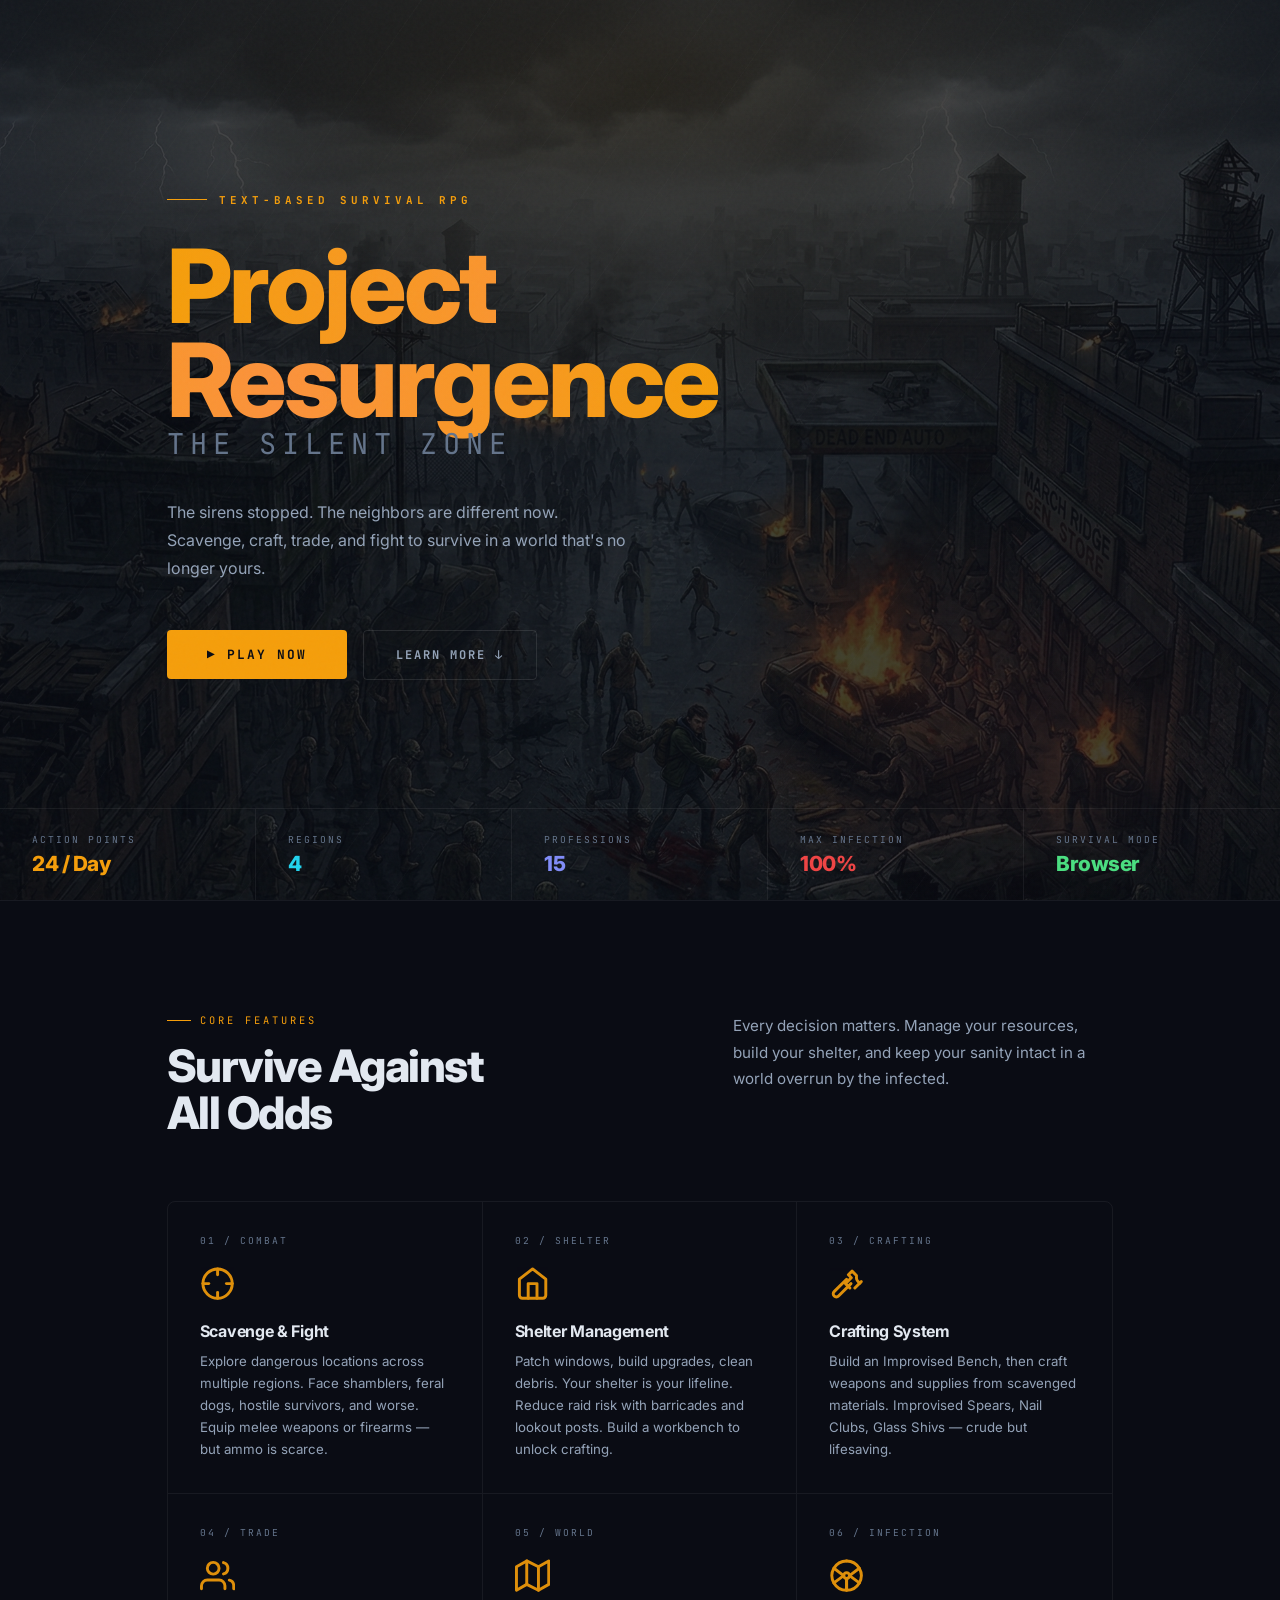
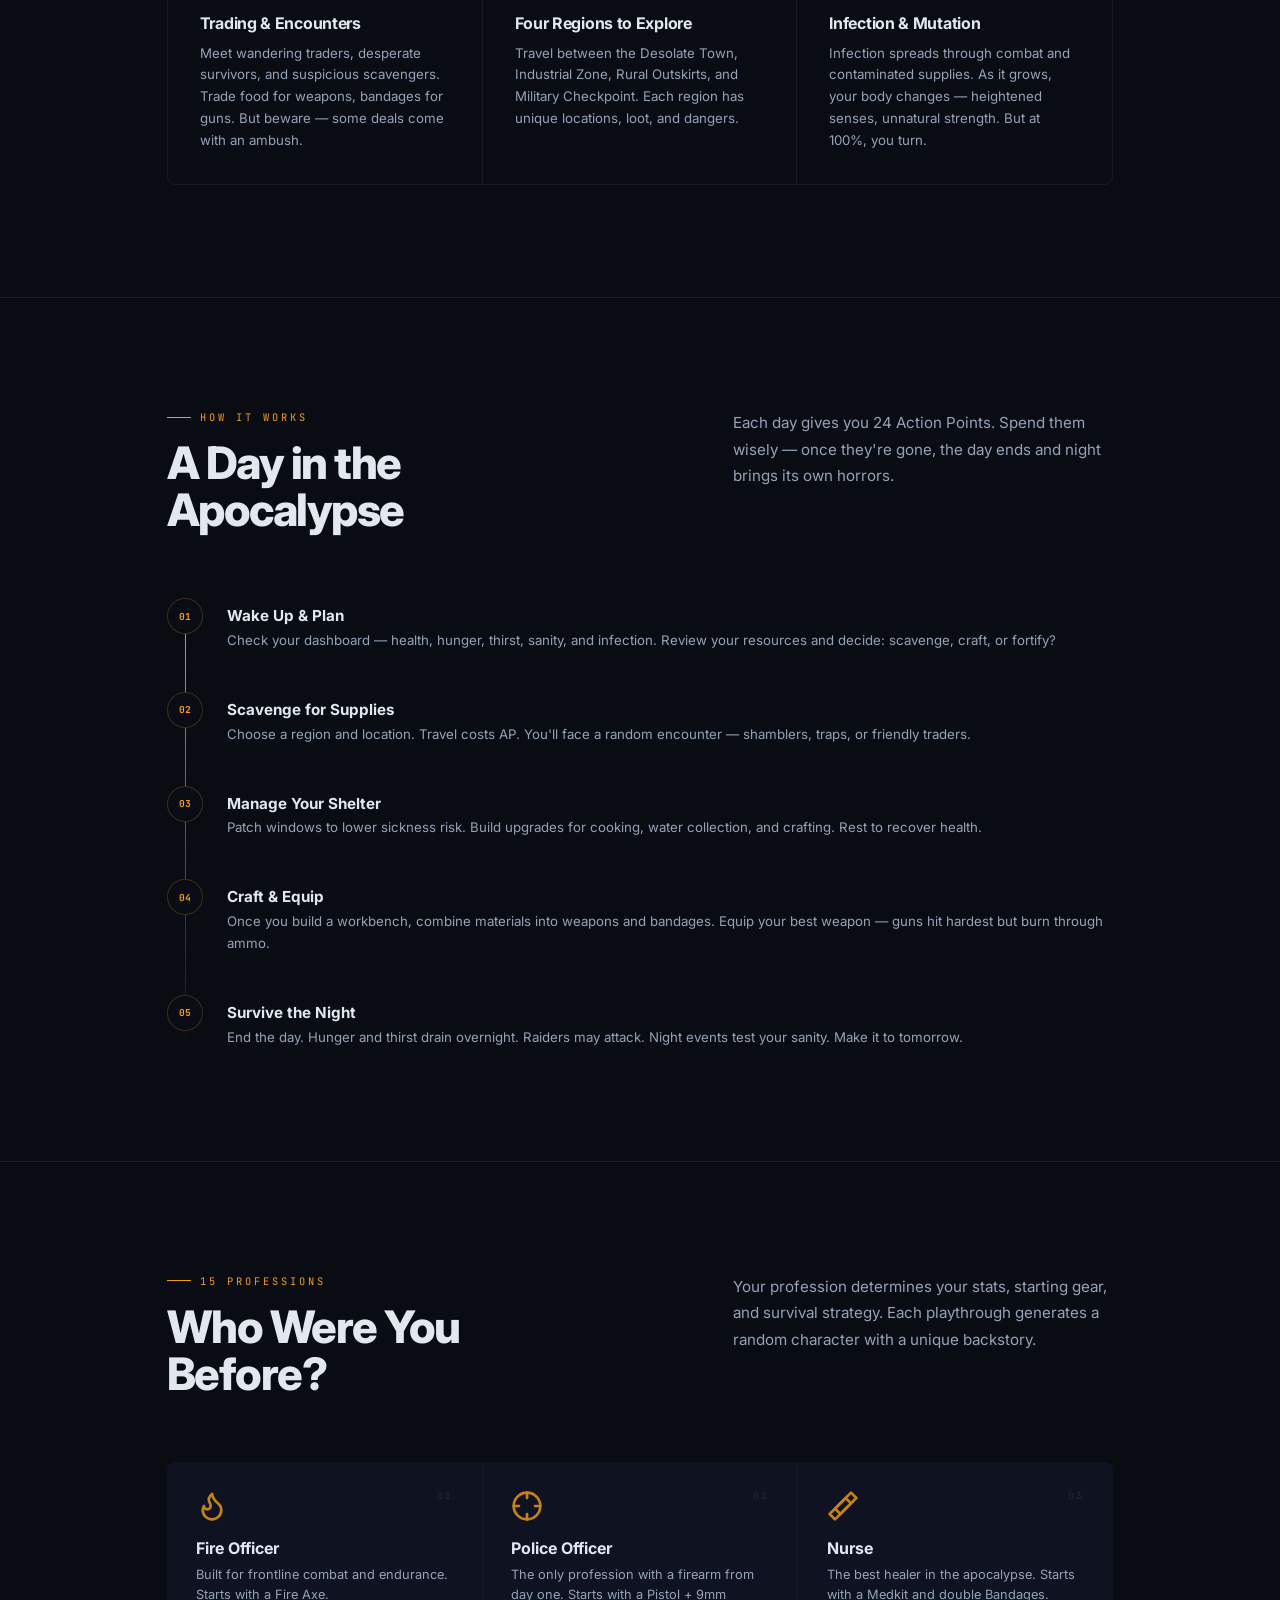
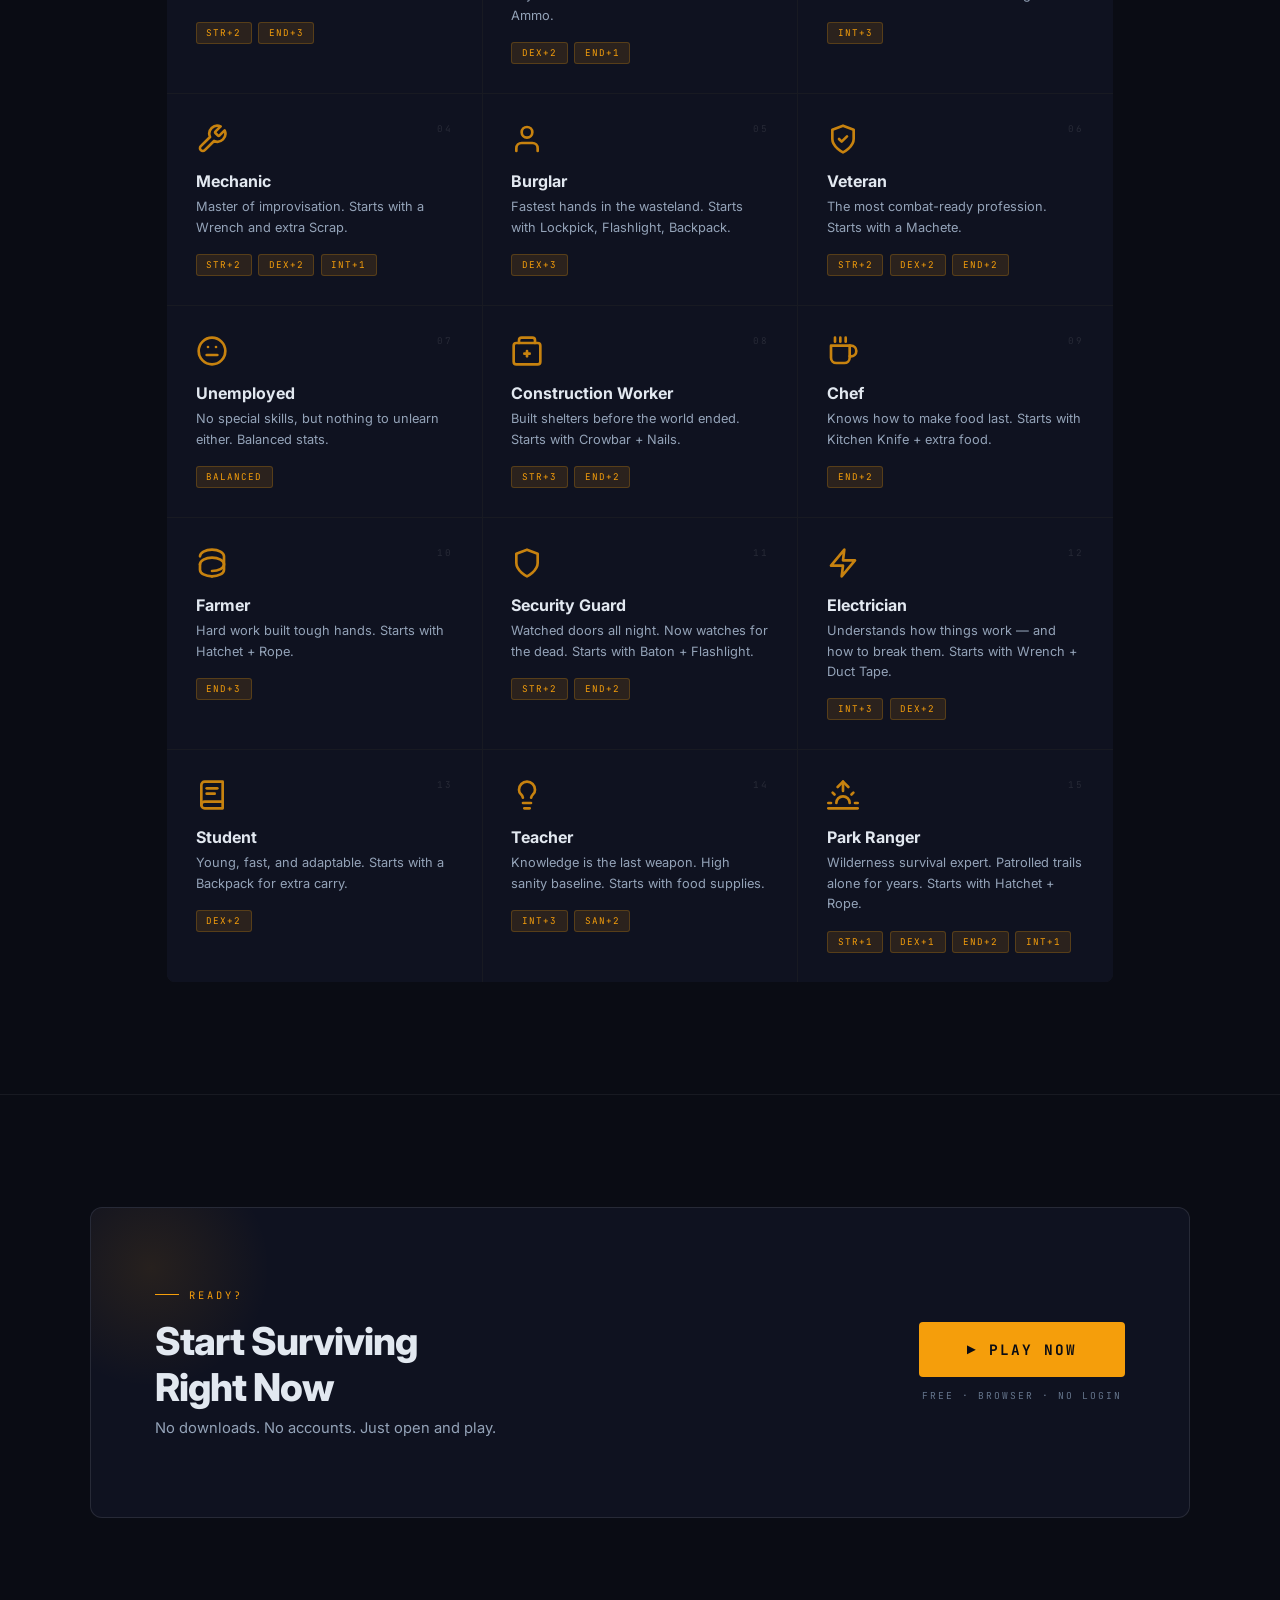
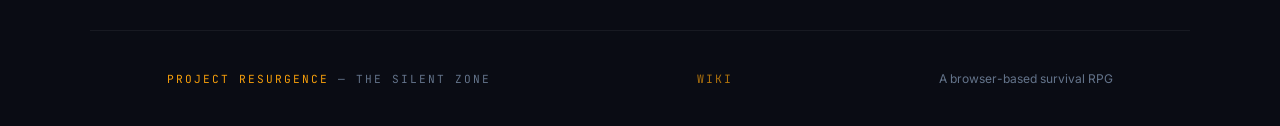
<file: index.html>
<!DOCTYPE html>
<html lang="en">

<head>
  <meta charset="UTF-8">
  <meta name="viewport" content="width=device-width, initial-scale=1.0">
  <meta name="description"
    content="Project Resurgence: The Silent Zone — A text-based survival RPG set in a post-apocalyptic world. Scavenge, craft, trade, and survive.">
  <title>Project Resurgence: The Silent Zone</title>
  <link rel="icon"
    href="data:image/svg+xml,<svg xmlns='http://www.w3.org/2000/svg' viewBox='0 0 100 100'><text y='.9em' font-size='90' fill='%23f59e0b'>R</text></svg>">
  <link
    href="https://fonts.googleapis.com/css2?family=Inter:wght@300;400;500;600;700;800;900&family=JetBrains+Mono:wght@400;500;600&display=swap"
    rel="stylesheet">

  <style>
    *,
    *::before,
    *::after {
      box-sizing: border-box;
      margin: 0;
      padding: 0;
    }

    :root {
      --bg: #0a0c14;
      --bg-card: #0f1220;
      --bg-card2: #13172a;
      --text: #e2e8f0;
      --muted: #64748b;
      --sub: #94a3b8;
      --amber: #f59e0b;
      --amber-dim: rgba(245, 158, 11, 0.12);
      --amber-border: rgba(245, 158, 11, 0.22);
      --red: #ef4444;
      --green: #4ade80;
      --indigo: #818cf8;
      --cyan: #22d3ee;
      --border: rgba(255, 255, 255, 0.06);
      --border2: rgba(255, 255, 255, 0.1);
    }

    html {
      scroll-behavior: smooth;
    }

    body {
      font-family: 'Inter', -apple-system, sans-serif;
      background: var(--bg);
      color: var(--text);
      overflow-x: hidden;
    }

    /* ── NOISE OVERLAY ── */
    body::before {
      content: '';
      position: fixed;
      inset: 0;
      background-image: url("data:image/svg+xml,%3Csvg viewBox='0 0 256 256' xmlns='http://www.w3.org/2000/svg'%3E%3Cfilter id='n'%3E%3CfeTurbulence type='fractalNoise' baseFrequency='0.9' numOctaves='4' stitchTiles='stitch'/%3E%3C/filter%3E%3Crect width='100%25' height='100%25' filter='url(%23n)' opacity='1'/%3E%3C/svg%3E");
      opacity: 0.025;
      pointer-events: none;
      z-index: 9999;
    }

    /* ══════════════════════════════════════
       HERO
    ══════════════════════════════════════ */
    .hero {
      min-height: 100vh;
      display: grid;
      grid-template-rows: 1fr auto;
      position: relative;
      overflow: hidden;
      background: url('assets/banner.png') center center / cover no-repeat fixed;
    }

    .hero::before {
      content: '';
      position: absolute;
      inset: 0;
      background: rgba(10, 12, 20, 0.78);
      z-index: 0;
    }

    .hero>* {
      position: relative;
      z-index: 1;
    }

    /* Radial glow backdrop */
    .hero-glow {
      position: absolute;
      inset: 0;
      background:
        radial-gradient(ellipse 80% 60% at 50% 10%, rgba(245, 158, 11, 0.08) 0%, transparent 70%),
        radial-gradient(ellipse 40% 40% at 80% 80%, rgba(239, 68, 68, 0.04) 0%, transparent 60%);
      pointer-events: none;
    }

    /* Diagonal scan-line decoration */
    .hero-lines {
      position: absolute;
      inset: 0;
      background-image: repeating-linear-gradient(-55deg,
          transparent,
          transparent 60px,
          rgba(255, 255, 255, 0.012) 60px,
          rgba(255, 255, 255, 0.012) 61px);
      pointer-events: none;
    }

    .hero-inner {
      display: flex;
      flex-direction: column;
      justify-content: center;
      align-items: flex-start;
      padding: 8rem 6vw 4rem;
      position: relative;
      z-index: 1;
      max-width: 1100px;
      width: 100%;
      margin: 0 auto;
    }

    .hero-eyebrow {
      display: flex;
      align-items: center;
      gap: 0.75rem;
      margin-bottom: 2rem;
      opacity: 0;
      animation: fadeUp 0.7s ease 0.1s forwards;
    }

    .eyebrow-line {
      width: 40px;
      height: 1px;
      background: var(--amber);
    }

    .eyebrow-text {
      font-family: 'JetBrains Mono', monospace;
      font-size: 0.68rem;
      font-weight: 700;
      letter-spacing: 4px;
      text-transform: uppercase;
      color: var(--amber);
    }

    .hero-title {
      font-family: 'Inter', -apple-system, sans-serif;
      font-size: clamp(3.5rem, 8vw, 7.5rem);
      font-weight: 800;
      line-height: 0.92;
      letter-spacing: -3px;
      margin-bottom: 0.5rem;
      opacity: 0;
      animation: fadeUp 0.8s ease 0.2s forwards;
    }

    .hero-title .line-amber {
      background: linear-gradient(90deg, #f59e0b, #fb923c 50%, #f59e0b);
      -webkit-background-clip: text;
      -webkit-text-fill-color: transparent;
      background-clip: text;
    }

    .hero-title .line-sub {
      display: block;

      font-family: 'JetBrains Mono', monospace;
      font-style: normal;
      font-size: 0.28em;
      font-weight: 400;
      letter-spacing: 6px;
      text-transform: uppercase;
      color: var(--muted);
      -webkit-text-fill-color: var(--muted);
      margin-top: 0.15em;
    }

    .hero-body {
      max-width: 480px;
      color: var(--sub);
      font-size: 1rem;
      line-height: 1.75;
      margin: 2rem 0 3rem;
      font-weight: 400;
      opacity: 0;
      animation: fadeUp 0.8s ease 0.35s forwards;
    }

    .hero-actions {
      display: flex;
      gap: 1rem;
      align-items: center;
      flex-wrap: wrap;
      opacity: 0;
      animation: fadeUp 0.8s ease 0.5s forwards;
    }

    .btn-primary {
      font-family: 'JetBrains Mono', monospace;
      font-size: 0.8rem;
      font-weight: 700;
      letter-spacing: 2px;
      text-transform: uppercase;
      padding: 1rem 2.5rem;
      background: var(--amber);
      color: #0a0c14;
      border: none;
      border-radius: 4px;
      cursor: pointer;
      text-decoration: none;
      display: inline-flex;
      align-items: center;
      gap: 0.6rem;
      transition: all 0.2s ease;
      box-shadow: 0 0 0 0 rgba(245, 158, 11, 0.4);
    }

    .btn-primary:hover {
      background: #fbbf24;
      box-shadow: 0 0 30px rgba(245, 158, 11, 0.3);
      transform: translateY(-1px);
    }

    .btn-ghost {
      font-family: 'JetBrains Mono', monospace;
      font-size: 0.75rem;
      font-weight: 700;
      letter-spacing: 2px;
      text-transform: uppercase;
      padding: 1rem 2rem;
      background: transparent;
      color: var(--sub);
      border: 1px solid var(--border2);
      border-radius: 4px;
      cursor: pointer;
      text-decoration: none;
      transition: all 0.2s ease;
    }

    .btn-ghost:hover {
      border-color: var(--amber-border);
      color: var(--amber);
    }

    /* Hero stat strip */
    .hero-stats {
      position: relative;
      z-index: 1;
      border-top: 1px solid var(--border);
      display: grid;
      grid-template-columns: repeat(5, 1fr);
      opacity: 0;
      animation: fadeUp 0.8s ease 0.65s forwards;
    }

    .hstat {
      padding: 1.5rem 2rem;
      border-right: 1px solid var(--border);
      display: flex;
      flex-direction: column;
      gap: 0.3rem;
    }

    .hstat:last-child {
      border-right: none;
    }

    .hstat-label {
      font-family: 'JetBrains Mono', monospace;
      font-size: 0.6rem;
      letter-spacing: 2px;
      text-transform: uppercase;
      color: var(--muted);
    }

    .hstat-val {
      font-size: 1.3rem;
      font-weight: 800;
      letter-spacing: -0.5px;
    }

    .hstat-val.amber {
      color: var(--amber);
    }

    .hstat-val.red {
      color: var(--red);
    }

    .hstat-val.indigo {
      color: var(--indigo);
    }

    .hstat-val.green {
      color: var(--green);
    }

    .hstat-val.cyan {
      color: var(--cyan);
    }

    /* ── BIG DIVIDER NUMBER ── */
    .section-number {
      font-family: 'Inter', -apple-system, sans-serif;
      font-size: clamp(5rem, 10vw, 9rem);
      font-weight: 800;
      color: rgba(255, 255, 255, 0.025);
      letter-spacing: -4px;
      line-height: 1;
      pointer-events: none;
      user-select: none;
    }

    /* ══════════════════════════════════════
       SECTION BASE
    ══════════════════════════════════════ */
    .section {
      padding: 7rem 6vw;
      max-width: 1100px;
      margin: 0 auto;
    }

    .section-head {
      display: flex;
      align-items: flex-start;
      justify-content: space-between;
      gap: 3rem;
      margin-bottom: 4rem;
    }

    .section-head-left {
      flex: 1;
    }

    .section-label {
      font-family: 'JetBrains Mono', monospace;
      font-size: 0.65rem;
      letter-spacing: 3px;
      text-transform: uppercase;
      color: var(--amber);
      display: flex;
      align-items: center;
      gap: 0.6rem;
      margin-bottom: 1rem;
    }

    .section-label::before {
      content: '';
      display: inline-block;
      width: 24px;
      height: 1px;
      background: var(--amber);
    }

    .section-title {
      font-size: clamp(1.8rem, 3.5vw, 2.8rem);
      font-weight: 800;
      letter-spacing: -1.5px;
      line-height: 1.05;
    }

    .section-desc {
      color: var(--sub);
      font-size: 0.95rem;
      line-height: 1.75;
      max-width: 380px;
      font-weight: 400;
    }

    .full-divider {
      height: 1px;
      background: var(--border);
      width: 100%;
    }

    /* ══════════════════════════════════════
       FEATURES
    ══════════════════════════════════════ */
    .features-grid {
      display: grid;
      grid-template-columns: repeat(3, 1fr);
      gap: 0;
      border: 1px solid var(--border);
      border-radius: 8px;
      overflow: hidden;
    }

    .feat-card {
      padding: 2rem;
      border-right: 1px solid var(--border);
      border-bottom: 1px solid var(--border);
      position: relative;
      transition: background 0.25s ease;
      overflow: hidden;
    }

    .feat-card:hover {
      background: var(--bg-card2);
    }

    .feat-card:nth-child(3n) {
      border-right: none;
    }

    .feat-card:nth-child(4),
    .feat-card:nth-child(5),
    .feat-card:nth-child(6) {
      border-bottom: none;
    }

    .feat-card::after {
      content: '';
      position: absolute;
      top: 0;
      left: 0;
      right: 0;
      height: 2px;
      background: linear-gradient(90deg, var(--amber), transparent);
      transform: scaleX(0);
      transform-origin: left;
      transition: transform 0.3s ease;
    }

    .feat-card:hover::after {
      transform: scaleX(1);
    }

    .feat-num {
      font-family: 'JetBrains Mono', monospace;
      font-size: 0.6rem;
      color: var(--muted);
      letter-spacing: 2px;
      margin-bottom: 1.2rem;
    }

    .feat-icon {
      width: 2.2rem;
      height: 2.2rem;
      margin-bottom: 1rem;
      color: var(--amber);
      opacity: 0.9;
    }

    .feat-title {
      font-size: 1rem;
      font-weight: 700;
      letter-spacing: -0.3px;
      margin-bottom: 0.6rem;
    }

    .feat-body {
      font-size: 0.83rem;
      color: var(--sub);
      line-height: 1.65;
      font-weight: 400;
    }

    /* ══════════════════════════════════════
       HOW IT WORKS – TIMELINE
    ══════════════════════════════════════ */
    .how-wrap {
      display: block;
    }

    .timeline {
      display: flex;
      flex-direction: column;
      position: relative;
    }

    .timeline::before {
      content: '';
      position: absolute;
      left: 18px;
      top: 0;
      bottom: 0;
      width: 1px;
      background: linear-gradient(to bottom, var(--amber), transparent);
    }

    .tl-item {
      display: flex;
      gap: 1.5rem;
      padding-bottom: 2.5rem;
      position: relative;
    }

    .tl-item:last-child {
      padding-bottom: 0;
    }

    .tl-dot {
      width: 36px;
      height: 36px;
      border-radius: 50%;
      border: 1px solid var(--amber-border);
      background: var(--bg);
      display: flex;
      align-items: center;
      justify-content: center;
      flex-shrink: 0;
      font-family: 'JetBrains Mono', monospace;
      font-size: 0.6rem;
      font-weight: 700;
      color: var(--amber);
      position: relative;
      z-index: 1;
    }

    .tl-body h4 {
      font-size: 0.95rem;
      font-weight: 700;
      margin-bottom: 0.3rem;
      padding-top: 0.5rem;
    }

    .tl-body p {
      font-size: 0.83rem;
      color: var(--sub);
      line-height: 1.65;
      font-weight: 400;
    }

    /* AP display */
    .ap-panel {
      background: var(--bg-card);
      border: 1px solid var(--border);
      border-radius: 8px;
      padding: 2.5rem;
    }

    .ap-label {
      font-family: 'JetBrains Mono', monospace;
      font-size: 0.62rem;
      letter-spacing: 3px;
      color: var(--muted);
      text-transform: uppercase;
      margin-bottom: 1rem;
    }

    .ap-title {
      font-size: 1.2rem;
      font-weight: 800;
      margin-bottom: 0.4rem;
    }

    .ap-sub {
      font-size: 0.82rem;
      color: var(--sub);
      margin-bottom: 2rem;
      font-weight: 400;
    }

    .ap-bar-wrap {
      background: rgba(255, 255, 255, 0.05);
      border-radius: 4px;
      height: 6px;
      overflow: hidden;
      margin-bottom: 0.5rem;
    }

    .ap-bar {
      height: 100%;
      border-radius: 4px;
      background: linear-gradient(90deg, var(--amber), #fb923c);
      animation: shrink 6s ease-in-out infinite alternate;
    }

    @keyframes shrink {
      from {
        width: 100%;
      }

      to {
        width: 20%;
      }
    }

    .ap-bar-meta {
      display: flex;
      justify-content: space-between;
      font-family: 'JetBrains Mono', monospace;
      font-size: 0.65rem;
      color: var(--muted);
      margin-bottom: 2rem;
    }

    .stat-rows {
      display: flex;
      flex-direction: column;
      gap: 0.9rem;
    }

    .stat-row {
      display: flex;
      align-items: center;
      justify-content: space-between;
      gap: 1rem;
    }

    .stat-row-name {
      font-size: 0.8rem;
      color: var(--sub);
      display: flex;
      align-items: center;
      gap: 0.5rem;
      min-width: 80px;
    }

    .stat-pip {
      width: 6px;
      height: 6px;
      border-radius: 50%;
    }

    .stat-pip.health {
      background: var(--red);
    }

    .stat-pip.hunger {
      background: #fb923c;
    }

    .stat-pip.thirst {
      background: var(--cyan);
    }

    .stat-pip.sanity {
      background: var(--indigo);
    }

    .stat-pip.infect {
      background: var(--green);
    }

    .stat-mini-bar {
      flex: 1;
      height: 3px;
      background: rgba(255, 255, 255, 0.05);
      border-radius: 2px;
      overflow: hidden;
    }

    .stat-mini-fill {
      height: 100%;
      border-radius: 2px;
      transition: width 0.4s ease;
    }

    .fill-health {
      background: var(--red);
      width: 72%;
    }

    .fill-hunger {
      background: #fb923c;
      width: 45%;
    }

    .fill-thirst {
      background: var(--cyan);
      width: 60%;
    }

    .fill-sanity {
      background: var(--indigo);
      width: 88%;
    }

    .fill-infect {
      background: var(--green);
      width: 15%;
    }

    .stat-val-small {
      font-family: 'JetBrains Mono', monospace;
      font-size: 0.68rem;
      color: var(--muted);
      min-width: 36px;
      text-align: right;
    }

    /* ══════════════════════════════════════
       PROFESSIONS
    ══════════════════════════════════════ */
    .prof-grid {
      display: grid;
      grid-template-columns: repeat(3, 1fr);
      gap: 1px;
      background: var(--border);
      border-radius: 8px;
      overflow: hidden;
    }

    .prof-card {
      background: var(--bg-card);
      padding: 1.8rem;
      transition: background 0.2s ease;
      position: relative;
    }

    .prof-card:hover {
      background: var(--bg-card2);
    }

    .prof-card-top {
      display: flex;
      justify-content: space-between;
      align-items: flex-start;
      margin-bottom: 1rem;
    }

    .prof-icon {
      width: 2rem;
      height: 2rem;
      color: var(--amber);
      opacity: 0.8;
    }

    .prof-num {
      font-family: 'JetBrains Mono', monospace;
      font-size: 0.58rem;
      letter-spacing: 2px;
      color: var(--border2);
    }

    .prof-name {
      font-size: 1rem;
      font-weight: 700;
      margin-bottom: 0.4rem;
    }

    .prof-desc {
      font-size: 0.8rem;
      color: var(--sub);
      line-height: 1.6;
      font-weight: 400;
    }

    .prof-tags {
      display: flex;
      flex-wrap: wrap;
      gap: 0.4rem;
      margin-top: 1rem;
    }

    .prof-tag {
      font-family: 'JetBrains Mono', monospace;
      font-size: 0.58rem;
      padding: 0.25rem 0.6rem;
      border-radius: 3px;
      background: var(--amber-dim);
      border: 1px solid var(--amber-border);
      color: var(--amber);
      letter-spacing: 1px;
    }

    .prof-more {
      font-size: 0.8rem;
      color: var(--muted);
      font-family: 'JetBrains Mono', monospace;
      font-style: normal;
      margin-top: 1.5rem;
      padding: 1rem 1.5rem;
      border: 1px dashed var(--border2);
      border-radius: 6px;
      text-align: center;
      font-weight: 400;
    }

    /* ══════════════════════════════════════
       CTA
    ══════════════════════════════════════ */
    .cta-wrap {
      margin: 0 6vw 7rem;
      max-width: 1100px;
      margin-left: auto;
      margin-right: auto;
      background: var(--bg-card);
      border: 1px solid var(--border2);
      border-radius: 12px;
      padding: 5rem 4rem;
      display: flex;
      align-items: center;
      justify-content: space-between;
      gap: 3rem;
      position: relative;
      overflow: hidden;
    }

    .cta-wrap::before {
      content: '';
      position: absolute;
      top: -60px;
      left: -60px;
      width: 240px;
      height: 240px;
      border-radius: 50%;
      background: radial-gradient(circle, rgba(245, 158, 11, 0.1) 0%, transparent 70%);
      pointer-events: none;
    }

    .cta-left {
      position: relative;
      z-index: 1;
    }

    .cta-title {
      font-size: clamp(1.8rem, 3vw, 2.5rem);
      font-weight: 800;
      letter-spacing: -1px;
      margin-bottom: 0.6rem;
    }

    .cta-sub {
      font-size: 0.92rem;
      color: var(--sub);
      font-weight: 400;
    }

    .cta-right {
      position: relative;
      z-index: 1;
      flex-shrink: 0;
    }

    .cta-badge {
      font-family: 'JetBrains Mono', monospace;
      font-size: 0.6rem;
      letter-spacing: 2px;
      color: var(--muted);
      text-align: center;
      margin-top: 0.8rem;
      text-transform: uppercase;
    }

    /* ══════════════════════════════════════
       FOOTER
    ══════════════════════════════════════ */
    footer {
      border-top: 1px solid var(--border);
      padding: 2.5rem 6vw;
      display: flex;
      align-items: center;
      justify-content: space-between;
      max-width: 1100px;
      margin: 0 auto;
    }

    .footer-brand {
      font-family: 'JetBrains Mono', monospace;
      font-size: 0.7rem;
      color: var(--muted);
      letter-spacing: 2px;
    }

    .footer-brand span {
      color: var(--amber);
    }

    .footer-note {
      font-size: 0.75rem;
      color: var(--muted);
      font-weight: 400;
    }

    .footer-link {
      font-family: 'JetBrains Mono', monospace;
      font-size: 0.72rem;
      color: var(--amber);
      text-decoration: none;
      letter-spacing: 2px;
      text-transform: uppercase;
      opacity: 0.7;
      transition: opacity 0.2s ease;
    }

    .footer-link:hover {
      opacity: 1;
    }

    /* ══════════════════════════════════════
       ANIMATIONS
    ══════════════════════════════════════ */
    @keyframes fadeUp {
      from {
        opacity: 0;
        transform: translateY(20px);
      }

      to {
        opacity: 1;
        transform: translateY(0);
      }
    }

    /* Responsive styles are in css/mobile-style.css */
  </style>
</head>

<body>

  <!-- ═══════ HERO ═══════ -->
  <section class="hero">
    <div class="hero-glow"></div>
    <div class="hero-lines"></div>

    <div class="hero-inner">
      <div class="hero-eyebrow">
        <span class="eyebrow-line"></span>
        <span class="eyebrow-text">Text-Based Survival RPG</span>
      </div>

      <h1 class="hero-title">
        <span class="line-amber">Project<br>Resurgence</span>
        <span class="line-sub">The Silent Zone</span>
      </h1>

      <p class="hero-body">
        The sirens stopped. The neighbors are different now.<br>
        Scavenge, craft, trade, and fight to survive in a world that's no longer yours.
      </p>

      <div class="hero-actions">
        <a href="game.html" class="btn-primary">▶ Play Now</a>
        <a href="#features" class="btn-ghost">Learn More ↓</a>
      </div>
    </div>

    <div class="hero-stats">
      <div class="hstat">
        <span class="hstat-label">Action Points</span>
        <span class="hstat-val amber">24 / Day</span>
      </div>
      <div class="hstat">
        <span class="hstat-label">Regions</span>
        <span class="hstat-val cyan">4</span>
      </div>
      <div class="hstat">
        <span class="hstat-label">Professions</span>
        <span class="hstat-val indigo">15</span>
      </div>
      <div class="hstat">
        <span class="hstat-label">Max Infection</span>
        <span class="hstat-val red">100%</span>
      </div>
      <div class="hstat">
        <span class="hstat-label">Survival Mode</span>
        <span class="hstat-val green">Browser</span>
      </div>
    </div>
  </section>

  <!-- ═══════ FEATURES ═══════ -->
  <div class="full-divider"></div>
  <section class="section" id="features">
    <div class="section-head">
      <div class="section-head-left">
        <div class="section-label">Core Features</div>
        <h2 class="section-title">Survive Against<br>All Odds</h2>
      </div>
      <p class="section-desc">Every decision matters. Manage your resources, build your shelter, and keep your sanity
        intact in a world overrun by the infected.</p>
    </div>

    <div class="features-grid">
      <!-- 1 -->
      <div class="feat-card">
        <div class="feat-num">01 / COMBAT</div>
        <svg class="feat-icon" viewBox="0 0 24 24" fill="none" stroke="currentColor" stroke-width="2"
          stroke-linecap="round" stroke-linejoin="round">
          <circle cx="12" cy="12" r="10" />
          <line x1="22" y1="12" x2="18" y2="12" />
          <line x1="6" y1="12" x2="2" y2="12" />
          <line x1="12" y1="6" x2="12" y2="2" />
          <line x1="12" y1="22" x2="12" y2="18" />
        </svg>
        <div class="feat-title">Scavenge & Fight</div>
        <p class="feat-body">Explore dangerous locations across multiple regions. Face shamblers, feral dogs, hostile
          survivors, and worse. Equip melee weapons or firearms — but ammo is scarce.</p>
      </div>
      <!-- 2 -->
      <div class="feat-card">
        <div class="feat-num">02 / SHELTER</div>
        <svg class="feat-icon" viewBox="0 0 24 24" fill="none" stroke="currentColor" stroke-width="2"
          stroke-linecap="round" stroke-linejoin="round">
          <path d="M3 9l9-7 9 7v11a2 2 0 0 1-2 2H5a2 2 0 0 1-2-2z" />
          <polyline points="9 22 9 12 15 12 15 22" />
        </svg>
        <div class="feat-title">Shelter Management</div>
        <p class="feat-body">Patch windows, build upgrades, clean debris. Your shelter is your lifeline. Reduce raid
          risk with barricades and lookout posts. Build a workbench to unlock crafting.</p>
      </div>
      <!-- 3 -->
      <div class="feat-card">
        <div class="feat-num">03 / CRAFTING</div>
        <svg class="feat-icon" viewBox="0 0 24 24" fill="none" stroke="currentColor" stroke-width="2"
          stroke-linecap="round" stroke-linejoin="round">
          <path d="M15 12l-8.5 8.5c-.83.83-2.17.83-3 0a2.12 2.12 0 0 1 0-3L12 9" />
          <path d="M17.64 15L22 10.64" />
          <path d="M20.91 11.7l-1.25-1.25c-.6-.6-.93-1.4-.93-2.25V6.5l-3-3-2.5 2.5 2 2-4 4 3 3" />
        </svg>
        <div class="feat-title">Crafting System</div>
        <p class="feat-body">Build an Improvised Bench, then craft weapons and supplies from scavenged materials.
          Improvised Spears, Nail Clubs, Glass Shivs — crude but lifesaving.</p>
      </div>
      <!-- 4 -->
      <div class="feat-card">
        <div class="feat-num">04 / TRADE</div>
        <svg class="feat-icon" viewBox="0 0 24 24" fill="none" stroke="currentColor" stroke-width="2"
          stroke-linecap="round" stroke-linejoin="round">
          <path d="M17 21v-2a4 4 0 0 0-4-4H5a4 4 0 0 0-4 4v2" />
          <circle cx="9" cy="7" r="4" />
          <path d="M23 21v-2a4 4 0 0 0-3-3.87" />
          <path d="M16 3.13a4 4 0 0 1 0 7.75" />
        </svg>
        <div class="feat-title">Trading & Encounters</div>
        <p class="feat-body">Meet wandering traders, desperate survivors, and suspicious scavengers. Trade food for
          weapons, bandages for guns. But beware — some deals come with an ambush.</p>
      </div>
      <!-- 5 -->
      <div class="feat-card">
        <div class="feat-num">05 / WORLD</div>
        <svg class="feat-icon" viewBox="0 0 24 24" fill="none" stroke="currentColor" stroke-width="2"
          stroke-linecap="round" stroke-linejoin="round">
          <polygon points="1 6 1 22 8 18 16 22 23 18 23 2 16 6 8 2 1 6" />
          <line x1="8" y1="2" x2="8" y2="18" />
          <line x1="16" y1="6" x2="16" y2="22" />
        </svg>
        <div class="feat-title">Four Regions to Explore</div>
        <p class="feat-body">Travel between the Desolate Town, Industrial Zone, Rural Outskirts, and Military
          Checkpoint. Each region has unique locations, loot, and dangers.</p>
      </div>
      <!-- 6 -->
      <div class="feat-card">
        <div class="feat-num">06 / INFECTION</div>
        <svg class="feat-icon" viewBox="0 0 24 24" fill="none" stroke="currentColor" stroke-width="2"
          stroke-linecap="round" stroke-linejoin="round">
          <circle cx="12" cy="12" r="2" />
          <path d="M12 2a10 10 0 0 1 8.66 5L14 12" />
          <path d="M12 2a10 10 0 0 0-8.66 5L10 12" />
          <path d="M3.34 7A10 10 0 0 0 3.34 17l6.66-5" />
          <path d="M20.66 7a10 10 0 0 1 0 10L14 12" />
          <path d="M3.34 17A10 10 0 0 0 12 22l0-7.5" />
          <path d="M20.66 17A10 10 0 0 1 12 22l0-7.5" />
        </svg>
        <div class="feat-title">Infection & Mutation</div>
        <p class="feat-body">Infection spreads through combat and contaminated supplies. As it grows, your body changes
          — heightened senses, unnatural strength. But at 100%, you turn.</p>
      </div>
    </div>
  </section>

  <!-- ═══════ HOW IT WORKS ═══════ -->
  <div class="full-divider"></div>
  <section class="section" id="how-it-works">
    <div class="section-head">
      <div class="section-head-left">
        <div class="section-label">How It Works</div>
        <h2 class="section-title">A Day in the<br>Apocalypse</h2>
      </div>
      <p class="section-desc">Each day gives you 24 Action Points. Spend them wisely — once they're gone, the day ends
        and night brings its own horrors.</p>
    </div>

    <div class="how-wrap">
      <div class="timeline">
        <div class="tl-item">
          <div class="tl-dot">01</div>
          <div class="tl-body">
            <h4>Wake Up & Plan</h4>
            <p>Check your dashboard — health, hunger, thirst, sanity, and infection. Review your resources and decide:
              scavenge, craft, or fortify?</p>
          </div>
        </div>
        <div class="tl-item">
          <div class="tl-dot">02</div>
          <div class="tl-body">
            <h4>Scavenge for Supplies</h4>
            <p>Choose a region and location. Travel costs AP. You'll face a random encounter — shamblers, traps, or
              friendly traders.</p>
          </div>
        </div>
        <div class="tl-item">
          <div class="tl-dot">03</div>
          <div class="tl-body">
            <h4>Manage Your Shelter</h4>
            <p>Patch windows to lower sickness risk. Build upgrades for cooking, water collection, and crafting. Rest to
              recover health.</p>
          </div>
        </div>
        <div class="tl-item">
          <div class="tl-dot">04</div>
          <div class="tl-body">
            <h4>Craft & Equip</h4>
            <p>Once you build a workbench, combine materials into weapons and bandages. Equip your best weapon — guns
              hit hardest but burn through ammo.</p>
          </div>
        </div>
        <div class="tl-item">
          <div class="tl-dot">05</div>
          <div class="tl-body">
            <h4>Survive the Night</h4>
            <p>End the day. Hunger and thirst drain overnight. Raiders may attack. Night events test your sanity. Make
              it to tomorrow.</p>
          </div>
        </div>
      </div>

    </div>
  </section>

  <!-- ═══════ PROFESSIONS ═══════ -->
  <div class="full-divider"></div>
  <section class="section">
    <div class="section-head">
      <div class="section-head-left">
        <div class="section-label">15 Professions</div>
        <h2 class="section-title">Who Were You<br>Before?</h2>
      </div>
      <p class="section-desc">Your profession determines your stats, starting gear, and survival strategy. Each
        playthrough generates a random character with a unique backstory.</p>
    </div>

    <div class="prof-grid">
      <div class="prof-card">
        <div class="prof-card-top">
          <svg class="prof-icon" viewBox="0 0 24 24" fill="none" stroke="currentColor" stroke-width="2"
            stroke-linecap="round" stroke-linejoin="round">
            <path
              d="M8.5 14.5A2.5 2.5 0 0 0 11 12c0-1.38-.5-2-1-3-1.072-2.143-.224-4.054 2-6 .5 2.5 2 4.9 4 6.5 2 1.6 3 3.5 3 5.5a7 7 0 1 1-14 0c0-1.153.433-2.294 1-3a2.5 2.5 0 0 0 2.5 2.5z" />
          </svg>
          <span class="prof-num">01</span>
        </div>
        <div class="prof-name">Fire Officer</div>
        <p class="prof-desc">Built for frontline combat and endurance. Starts with a Fire Axe.</p>
        <div class="prof-tags"><span class="prof-tag">STR+2</span><span class="prof-tag">END+3</span></div>
      </div>

      <div class="prof-card">
        <div class="prof-card-top">
          <svg class="prof-icon" viewBox="0 0 24 24" fill="none" stroke="currentColor" stroke-width="2"
            stroke-linecap="round" stroke-linejoin="round">
            <circle cx="12" cy="12" r="10" />
            <line x1="22" y1="12" x2="18" y2="12" />
            <line x1="6" y1="12" x2="2" y2="12" />
            <line x1="12" y1="6" x2="12" y2="2" />
            <line x1="12" y1="22" x2="12" y2="18" />
          </svg>
          <span class="prof-num">02</span>
        </div>
        <div class="prof-name">Police Officer</div>
        <p class="prof-desc">The only profession with a firearm from day one. Starts with a Pistol + 9mm Ammo.</p>
        <div class="prof-tags"><span class="prof-tag">DEX+2</span><span class="prof-tag">END+1</span></div>
      </div>

      <div class="prof-card">
        <div class="prof-card-top">
          <svg class="prof-icon" viewBox="0 0 24 24" fill="none" stroke="currentColor" stroke-width="2"
            stroke-linecap="round" stroke-linejoin="round">
            <path d="M18 2l4 4-12 12-4-4z" />
            <path d="M2 18l4 4 12-12-4-4z" />
          </svg>
          <span class="prof-num">03</span>
        </div>
        <div class="prof-name">Nurse</div>
        <p class="prof-desc">The best healer in the apocalypse. Starts with a Medkit and double Bandages.</p>
        <div class="prof-tags"><span class="prof-tag">INT+3</span></div>
      </div>

      <div class="prof-card">
        <div class="prof-card-top">
          <svg class="prof-icon" viewBox="0 0 24 24" fill="none" stroke="currentColor" stroke-width="2"
            stroke-linecap="round" stroke-linejoin="round">
            <path
              d="M14.7 6.3a1 1 0 0 0 0 1.4l1.6 1.6a1 1 0 0 0 1.4 0l3.77-3.77a6 6 0 0 1-7.94 7.94l-6.91 6.91a2.12 2.12 0 0 1-3-3l6.91-6.91a6 6 0 0 1 7.94-7.94l-3.76 3.76z" />
          </svg>
          <span class="prof-num">04</span>
        </div>
        <div class="prof-name">Mechanic</div>
        <p class="prof-desc">Master of improvisation. Starts with a Wrench and extra Scrap.</p>
        <div class="prof-tags"><span class="prof-tag">STR+2</span><span class="prof-tag">DEX+2</span><span
            class="prof-tag">INT+1</span></div>
      </div>

      <div class="prof-card">
        <div class="prof-card-top">
          <svg class="prof-icon" viewBox="0 0 24 24" fill="none" stroke="currentColor" stroke-width="2"
            stroke-linecap="round" stroke-linejoin="round">
            <path d="M20 21v-2a4 4 0 0 0-4-4H8a4 4 0 0 0-4 4v2" />
            <circle cx="12" cy="7" r="4" />
          </svg>
          <span class="prof-num">05</span>
        </div>
        <div class="prof-name">Burglar</div>
        <p class="prof-desc">Fastest hands in the wasteland. Starts with Lockpick, Flashlight, Backpack.</p>
        <div class="prof-tags"><span class="prof-tag">DEX+3</span></div>
      </div>

      <div class="prof-card">
        <div class="prof-card-top">
          <svg class="prof-icon" viewBox="0 0 24 24" fill="none" stroke="currentColor" stroke-width="2"
            stroke-linecap="round" stroke-linejoin="round">
            <path d="M12 22s8-4 8-10V5l-8-3-8 3v7c0 6 8 10 8 10z" />
            <polyline points="9 12 11 14 15 10" />
          </svg>
          <span class="prof-num">06</span>
        </div>
        <div class="prof-name">Veteran</div>
        <p class="prof-desc">The most combat-ready profession. Starts with a Machete.</p>
        <div class="prof-tags"><span class="prof-tag">STR+2</span><span class="prof-tag">DEX+2</span><span
            class="prof-tag">END+2</span></div>
      </div>

      <div class="prof-card">
        <div class="prof-card-top">
          <svg class="prof-icon" viewBox="0 0 24 24" fill="none" stroke="currentColor" stroke-width="2"
            stroke-linecap="round" stroke-linejoin="round">
            <circle cx="12" cy="12" r="10" />
            <line x1="8" y1="15" x2="16" y2="15" />
            <line x1="9" y1="9" x2="9.01" y2="9" />
            <line x1="15" y1="9" x2="15.01" y2="9" />
          </svg>
          <span class="prof-num">07</span>
        </div>
        <div class="prof-name">Unemployed</div>
        <p class="prof-desc">No special skills, but nothing to unlearn either. Balanced stats.</p>
        <div class="prof-tags"><span class="prof-tag">BALANCED</span></div>
      </div>

      <div class="prof-card">
        <div class="prof-card-top">
          <svg class="prof-icon" viewBox="0 0 24 24" fill="none" stroke="currentColor" stroke-width="2"
            stroke-linecap="round" stroke-linejoin="round">
            <rect x="2" y="6" width="20" height="16" rx="2" />
            <path d="M6 6V4a2 2 0 0 1 2-2h8a2 2 0 0 1 2 2v2" />
            <line x1="12" y1="12" x2="12" y2="16" />
            <line x1="10" y1="14" x2="14" y2="14" />
          </svg>
          <span class="prof-num">08</span>
        </div>
        <div class="prof-name">Construction Worker</div>
        <p class="prof-desc">Built shelters before the world ended. Starts with Crowbar + Nails.</p>
        <div class="prof-tags"><span class="prof-tag">STR+3</span><span class="prof-tag">END+2</span></div>
      </div>

      <div class="prof-card">
        <div class="prof-card-top">
          <svg class="prof-icon" viewBox="0 0 24 24" fill="none" stroke="currentColor" stroke-width="2"
            stroke-linecap="round" stroke-linejoin="round">
            <path d="M17 8h1a4 4 0 0 1 0 8h-1" />
            <path d="M3 8h14v9a4 4 0 0 1-4 4H7a4 4 0 0 1-4-4V8z" />
            <line x1="6" y1="2" x2="6" y2="5" />
            <line x1="10" y1="2" x2="10" y2="5" />
            <line x1="14" y1="2" x2="14" y2="5" />
          </svg>
          <span class="prof-num">09</span>
        </div>
        <div class="prof-name">Chef</div>
        <p class="prof-desc">Knows how to make food last. Starts with Kitchen Knife + extra food.</p>
        <div class="prof-tags"><span class="prof-tag">END+2</span></div>
      </div>

      <div class="prof-card">
        <div class="prof-card-top">
          <svg class="prof-icon" viewBox="0 0 24 24" fill="none" stroke="currentColor" stroke-width="2"
            stroke-linecap="round" stroke-linejoin="round">
            <path d="M12 22c-4.97 0-9-2.24-9-5v-4" />
            <path d="M3 13c0-2.76 4.03-5 9-5s9 2.24 9 5-4.03 5-9 5" />
            <path d="M3 7c0-2.76 4.03-5 9-5s9 2.24 9 5v10c0 2.76-4.03 5-9 5" />
          </svg>
          <span class="prof-num">10</span>
        </div>
        <div class="prof-name">Farmer</div>
        <p class="prof-desc">Hard work built tough hands. Starts with Hatchet + Rope.</p>
        <div class="prof-tags"><span class="prof-tag">END+3</span></div>
      </div>

      <div class="prof-card">
        <div class="prof-card-top">
          <svg class="prof-icon" viewBox="0 0 24 24" fill="none" stroke="currentColor" stroke-width="2"
            stroke-linecap="round" stroke-linejoin="round">
            <path d="M12 22s8-4 8-10V5l-8-3-8 3v7c0 6 8 10 8 10z" />
          </svg>
          <span class="prof-num">11</span>
        </div>
        <div class="prof-name">Security Guard</div>
        <p class="prof-desc">Watched doors all night. Now watches for the dead. Starts with Baton + Flashlight.</p>
        <div class="prof-tags"><span class="prof-tag">STR+2</span><span class="prof-tag">END+2</span></div>
      </div>

      <div class="prof-card">
        <div class="prof-card-top">
          <svg class="prof-icon" viewBox="0 0 24 24" fill="none" stroke="currentColor" stroke-width="2"
            stroke-linecap="round" stroke-linejoin="round">
            <polygon points="13 2 3 14 12 14 11 22 21 10 12 10 13 2" />
          </svg>
          <span class="prof-num">12</span>
        </div>
        <div class="prof-name">Electrician</div>
        <p class="prof-desc">Understands how things work — and how to break them. Starts with Wrench + Duct Tape.</p>
        <div class="prof-tags"><span class="prof-tag">INT+3</span><span class="prof-tag">DEX+2</span></div>
      </div>

      <div class="prof-card">
        <div class="prof-card-top">
          <svg class="prof-icon" viewBox="0 0 24 24" fill="none" stroke="currentColor" stroke-width="2"
            stroke-linecap="round" stroke-linejoin="round">
            <path d="M4 19.5A2.5 2.5 0 0 1 6.5 17H20" />
            <path d="M6.5 2H20v20H6.5A2.5 2.5 0 0 1 4 19.5v-15A2.5 2.5 0 0 1 6.5 2z" />
            <line x1="8" y1="7" x2="16" y2="7" />
            <line x1="8" y1="11" x2="14" y2="11" />
          </svg>
          <span class="prof-num">13</span>
        </div>
        <div class="prof-name">Student</div>
        <p class="prof-desc">Young, fast, and adaptable. Starts with a Backpack for extra carry.</p>
        <div class="prof-tags"><span class="prof-tag">DEX+2</span></div>
      </div>

      <div class="prof-card">
        <div class="prof-card-top">
          <svg class="prof-icon" viewBox="0 0 24 24" fill="none" stroke="currentColor" stroke-width="2"
            stroke-linecap="round" stroke-linejoin="round">
            <line x1="9" y1="18" x2="15" y2="18" />
            <line x1="10" y1="22" x2="14" y2="22" />
            <path
              d="M15.09 14c.18-.98.65-1.74 1.41-2.5A4.65 4.65 0 0 0 18 8 6 6 0 0 0 6 8c0 1 .23 2.23 1.5 3.5A4.61 4.61 0 0 1 8.91 14" />
          </svg>
          <span class="prof-num">14</span>
        </div>
        <div class="prof-name">Teacher</div>
        <p class="prof-desc">Knowledge is the last weapon. High sanity baseline. Starts with food supplies.</p>
        <div class="prof-tags"><span class="prof-tag">INT+3</span><span class="prof-tag">SAN+2</span></div>
      </div>

      <div class="prof-card">
        <div class="prof-card-top">
          <svg class="prof-icon" viewBox="0 0 24 24" fill="none" stroke="currentColor" stroke-width="2"
            stroke-linecap="round" stroke-linejoin="round">
            <path d="M17 18a5 5 0 0 0-10 0" />
            <line x1="12" y1="2" x2="12" y2="9" />
            <line x1="4.22" y1="10.22" x2="5.64" y2="11.64" />
            <line x1="1" y1="18" x2="3" y2="18" />
            <line x1="21" y1="18" x2="23" y2="18" />
            <line x1="18.36" y1="11.64" x2="19.78" y2="10.22" />
            <line x1="23" y1="22" x2="1" y2="22" />
            <polyline points="8 6 12 2 16 6" />
          </svg>
          <span class="prof-num">15</span>
        </div>
        <div class="prof-name">Park Ranger</div>
        <p class="prof-desc">Wilderness survival expert. Patrolled trails alone for years. Starts with Hatchet + Rope.
        </p>
        <div class="prof-tags"><span class="prof-tag">STR+1</span><span class="prof-tag">DEX+1</span><span
            class="prof-tag">END+2</span><span class="prof-tag">INT+1</span></div>
      </div>
    </div>
  </section>

  <!-- ═══════ CTA ═══════ -->
  <div class="full-divider"></div>
  <div style="padding: 7rem 6vw;">
    <div class="cta-wrap" style="margin: 0 auto;">
      <div class="cta-left">
        <div class="section-label" style="margin-bottom: 1rem;">Ready?</div>
        <div class="cta-title">Start Surviving<br>Right Now</div>
        <p class="cta-sub">No downloads. No accounts. Just open and play.</p>
      </div>
      <div class="cta-right">
        <a href="game.html" class="btn-primary" style="font-size: 0.9rem; padding: 1.1rem 3rem;">▶ Play Now</a>
        <p class="cta-badge">Free · Browser · No Login</p>
      </div>
    </div>
  </div>

  <!-- ═══════ FOOTER ═══════ -->
  <footer>
    <div class="footer-brand"><span>PROJECT RESURGENCE</span> — THE SILENT ZONE</div>
    <a href="wiki.html" class="footer-link">Wiki</a>
    <div class="footer-note">A browser-based survival RPG</div>
  </footer>

</body>

</html>
</file>
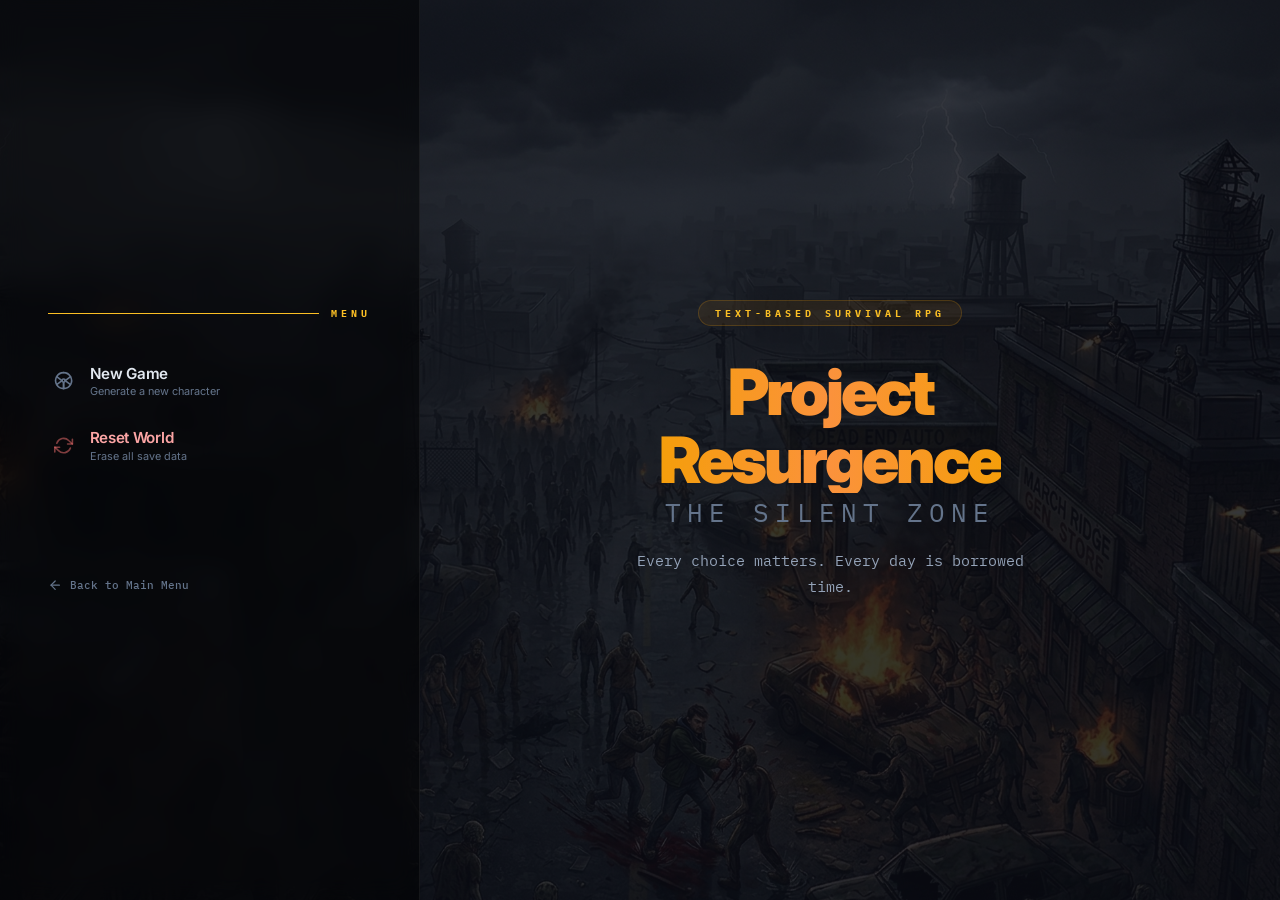
<file: game.html>
<!DOCTYPE html>
<html lang="en">

<head>
  <meta charset="UTF-8">
  <meta name="viewport" content="width=device-width, initial-scale=1.0">
  <meta name="description"
    content="Project Resurgence: The Silent Zone — A text-based survival RPG set in a post-apocalyptic Philippines. Scavenge, build, and survive.">
  <title>Project Resurgence: The Silent Zone</title>
  <link rel="stylesheet" href="css/style.css">
  <link rel="icon"
    href="data:image/svg+xml,<svg xmlns='http://www.w3.org/2000/svg' viewBox='0 0 100 100'><text y='.9em' font-size='90' fill='%23f59e0b'>R</text></svg>">
</head>

<body>

  <!-- TITLE SCREEN -->
  <div id="title-screen">
    <div class="ts-layout">
      <!-- Left: Menu -->
      <div class="ts-menu">
        <div class="ts-menu-label">
          <span class="ts-menu-line"></span>
          <span>Menu</span>
        </div>
        <nav class="ts-nav">
          <button id="btn-continue" class="ts-nav-btn" style="display:none">
            <span class="gi"><svg viewBox="0 0 24 24" fill="none" stroke="currentColor" stroke-width="2"
                stroke-linecap="round" stroke-linejoin="round">
                <polygon points="5 3 19 12 5 21 5 3" />
              </svg></span>
            <span class="ts-nav-text">
              <strong>Continue</strong>
              <small>Resume your survival</small>
            </span>
          </button>
          <button id="btn-new-life" class="ts-nav-btn">
            <span class="gi"><svg viewBox="0 0 24 24" fill="none" stroke="currentColor" stroke-width="2"
                stroke-linecap="round" stroke-linejoin="round">
                <circle cx="12" cy="12" r="2" />
                <path d="M12 2a10 10 0 0 1 8.66 5L14 12" />
                <path d="M12 2a10 10 0 0 0-8.66 5L10 12" />
                <path d="M3.34 7A10 10 0 0 0 3.34 17l6.66-5" />
                <path d="M20.66 7a10 10 0 0 1 0 10L14 12" />
                <path d="M3.34 17A10 10 0 0 0 12 22l0-7.5" />
                <path d="M20.66 17A10 10 0 0 1 12 22l0-7.5" />
              </svg></span>
            <span class="ts-nav-text">
              <strong>New Game</strong>
              <small>Generate a new character</small>
            </span>
          </button>
          <button id="btn-reset" class="ts-nav-btn ts-danger"
            onclick="UI.showConfirmModal('Erase ALL save data?', 'This action cannot be undone. Your character, progress, and all items will be permanently lost.', function(){ localStorage.clear(); location.reload(); })">
            <span class="gi"><svg viewBox="0 0 24 24" fill="none" stroke="currentColor" stroke-width="2"
                stroke-linecap="round" stroke-linejoin="round">
                <polyline points="23 4 23 10 17 10" />
                <polyline points="1 20 1 14 7 14" />
                <path d="M3.51 9a9 9 0 0 1 14.85-3.36L23 10M1 14l4.64 4.36A9 9 0 0 0 20.49 15" />
              </svg></span>
            <span class="ts-nav-text">
              <strong>Reset World</strong>
              <small>Erase all save data</small>
            </span>
          </button>
        </nav>
        <a href="index.html" class="ts-back">
          <span class="gi"><svg viewBox="0 0 24 24" fill="none" stroke="currentColor" stroke-width="2"
              stroke-linecap="round" stroke-linejoin="round">
              <line x1="19" y1="12" x2="5" y2="12" />
              <polyline points="12 19 5 12 12 5" />
            </svg></span>
          Back to Main Menu
        </a>
      </div>

      <!-- Right: Title -->
      <div class="ts-hero">
        <div class="ts-hero-badge">Text-Based Survival RPG</div>
        <h1 class="ts-hero-title">
          <span class="ts-line-amber">Project<br>Resurgence</span>
          <span class="ts-line-sub">The Silent Zone</span>
        </h1>
        <p class="ts-hero-tagline">
          Every choice matters. Every day is borrowed time.
        </p>
      </div>
    </div>
  </div>

  <!-- CHARACTER REVEAL -->
  <div id="character-reveal" class="hidden">
    <div class="reveal-content">
      <div class="reveal-label">Your Identity</div>
      <h1 id="reveal-name"></h1>
      <p id="reveal-details"></p>
      <blockquote id="reveal-flavor"></blockquote>
      <div class="reveal-stats">
        <div class="reveal-stat"><label>STR</label><span id="reveal-str">0</span></div>
        <div class="reveal-stat"><label>DEX</label><span id="reveal-dex">0</span></div>
        <div class="reveal-stat"><label>END</label><span id="reveal-end">0</span></div>
        <div class="reveal-stat"><label>INT</label><span id="reveal-int">0</span></div>
      </div>
      <div class="reveal-items">
        <h3>Starting Equipment</h3>
        <ul id="reveal-items"></ul>
      </div>
      <button id="btn-begin">Begin Survival <span class="gi"><svg viewBox="0 0 24 24" fill="none" stroke="currentColor"
            stroke-width="2" stroke-linecap="round" stroke-linejoin="round">
            <line x1="5" y1="12" x2="19" y2="12" />
            <polyline points="12 5 19 12 12 19" />
          </svg></span></button>
    </div>
  </div>

  <!-- GAME CONTAINER -->
  <div id="game-container" class="hidden">

    <!-- Sidebar -->
    <nav class="sidebar">
      <div class="sidebar-logo">
        <h2>Project<br>Resurgence</h2>
        <span>The Silent Zone</span>
      </div>
      <ul class="nav-list">
        <li class="nav-item active" data-screen="dashboard">
          <span class="nav-icon"><span class="gi"><svg viewBox="0 0 24 24" fill="none" stroke="currentColor"
                stroke-width="2" stroke-linecap="round" stroke-linejoin="round">
                <circle cx="12" cy="12" r="10" />
                <polyline points="12 6 12 12 16 14" />
              </svg></span></span>
          <span class="nav-label">Dashboard</span>
        </li>
        <li class="nav-item" data-screen="shelter">
          <span class="nav-icon"><span class="gi"><svg viewBox="0 0 24 24" fill="none" stroke="currentColor"
                stroke-width="2" stroke-linecap="round" stroke-linejoin="round">
                <path d="M3 9l9-7 9 7v11a2 2 0 0 1-2 2H5a2 2 0 0 1-2-2z" />
                <polyline points="9 22 9 12 15 12 15 22" />
              </svg></span></span>
          <span class="nav-label">Shelter</span>
        </li>
        <li class="nav-item" data-screen="scavenge">
          <span class="nav-icon"><span class="gi"><svg viewBox="0 0 24 24" fill="none" stroke="currentColor"
                stroke-width="2" stroke-linecap="round" stroke-linejoin="round">
                <polygon points="1 6 1 22 8 18 16 22 23 18 23 2 16 6 8 2 1 6" />
                <line x1="8" y1="2" x2="8" y2="18" />
                <line x1="16" y1="6" x2="16" y2="22" />
              </svg></span></span>
          <span class="nav-label">Scavenge</span>
        </li>
        <li class="nav-item" data-screen="inventory">
          <span class="nav-icon"><span class="gi"><svg viewBox="0 0 24 24" fill="none" stroke="currentColor"
                stroke-width="2" stroke-linecap="round" stroke-linejoin="round">
                <path d="M6 2L3 6v14a2 2 0 0 0 2 2h14a2 2 0 0 0 2-2V6l-3-4z" />
                <line x1="3" y1="6" x2="21" y2="6" />
                <path d="M16 10a4 4 0 0 1-8 0" />
              </svg></span></span>
          <span class="nav-label">Inventory</span>
        </li>
        <li class="nav-item" data-screen="character">
          <span class="nav-icon"><span class="gi"><svg viewBox="0 0 24 24" fill="none" stroke="currentColor"
                stroke-width="2" stroke-linecap="round" stroke-linejoin="round">
                <path d="M20 21v-2a4 4 0 0 0-4-4H8a4 4 0 0 0-4 4v2" />
                <circle cx="12" cy="7" r="4" />
              </svg></span></span>
          <span class="nav-label">Character</span>
        </li>
        <li class="nav-item" data-screen="log">
          <span class="nav-icon"><span class="gi"><svg viewBox="0 0 24 24" fill="none" stroke="currentColor"
                stroke-width="2" stroke-linecap="round" stroke-linejoin="round">
                <path d="M4 19.5A2.5 2.5 0 0 1 6.5 17H20" />
                <path d="M6.5 2H20v20H6.5A2.5 2.5 0 0 1 4 19.5v-15A2.5 2.5 0 0 1 6.5 2z" />
                <line x1="8" y1="7" x2="16" y2="7" />
                <line x1="8" y1="11" x2="14" y2="11" />
              </svg></span></span>
          <span class="nav-label">Life Log</span>
        </li>
      </ul>
      <div class="sidebar-footer">
        <a href="index.html" class="sidebar-menu-btn">
          <span class="gi"><svg viewBox="0 0 24 24" fill="none" stroke="currentColor" stroke-width="2"
              stroke-linecap="round" stroke-linejoin="round">
              <path d="M3 9l9-7 9 7v11a2 2 0 0 1-2 2H5a2 2 0 0 1-2-2z" />
              <polyline points="9 22 9 12 15 12 15 22" />
            </svg></span> Main Menu
        </a>
        <button onclick="UI.doAction('endDay')">
          <span class="gi"><svg viewBox="0 0 24 24" fill="none" stroke="currentColor" stroke-width="2"
              stroke-linecap="round" stroke-linejoin="round">
              <path d="M21 12.79A9 9 0 1 1 11.21 3 7 7 0 0 0 21 12.79z" />
              <line x1="18" y1="2" x2="18" y2="6" />
              <line x1="16" y1="4" x2="20" y2="4" />
            </svg></span> End Day
        </button>
      </div>
    </nav>

    <!-- Top Bar -->
    <header class="topbar">
      <span class="topbar-day" id="top-day">Day 1</span>
      <span class="topbar-ap" id="top-ap">24/24 AP</span>
      <div class="topbar-stats">
        <!-- Health -->
        <div class="stat-bar-container stat-health">
          <div class="stat-icon-wrap"><span class="gi"><svg viewBox="0 0 24 24" fill="none" stroke="currentColor"
                stroke-width="2" stroke-linecap="round" stroke-linejoin="round">
                <path
                  d="M20.84 4.61a5.5 5.5 0 0 0-7.78 0L12 5.67l-1.06-1.06a5.5 5.5 0 0 0-7.78 7.78l1.06 1.06L12 21.23l7.78-7.78 1.06-1.06a5.5 5.5 0 0 0 0-7.78z" />
                <path d="M12 5.67L12 12" opacity="0.5" />
              </svg></span></div>
          <div class="stat-bar-info">
            <span class="stat-bar-name">Health</span>
            <div class="stat-bar-wrap">
              <div class="stat-bar" id="bar-health" style="width:100%"></div>
            </div>
          </div>
          <span class="bar-label">100/100</span>
        </div>
        <!-- Hunger -->
        <div class="stat-bar-container stat-hunger">
          <div class="stat-icon-wrap"><span class="gi"><svg viewBox="0 0 24 24" fill="none" stroke="currentColor"
                stroke-width="2" stroke-linecap="round" stroke-linejoin="round">
                <path
                  d="M8.5 14.5A2.5 2.5 0 0 0 11 12c0-1.38-.5-2-1-3-1.072-2.143-.224-4.054 2-6 .5 2.5 2 4.9 4 6.5 2 1.6 3 3.5 3 5.5a7 7 0 1 1-14 0c0-1.153.433-2.294 1-3a2.5 2.5 0 0 0 2.5 2.5z" />
              </svg></span></div>
          <div class="stat-bar-info">
            <span class="stat-bar-name">Hunger</span>
            <div class="stat-bar-wrap">
              <div class="stat-bar" id="bar-hunger" style="width:80%"></div>
            </div>
          </div>
          <span class="bar-label">80/100</span>
        </div>
        <!-- Thirst -->
        <div class="stat-bar-container stat-thirst">
          <div class="stat-icon-wrap"><span class="gi"><svg viewBox="0 0 24 24" fill="none" stroke="currentColor"
                stroke-width="2" stroke-linecap="round" stroke-linejoin="round">
                <path d="M12 2.69l5.66 5.66a8 8 0 1 1-11.31 0z" />
              </svg></span></div>
          <div class="stat-bar-info">
            <span class="stat-bar-name">Thirst</span>
            <div class="stat-bar-wrap">
              <div class="stat-bar" id="bar-thirst" style="width:80%"></div>
            </div>
          </div>
          <span class="bar-label">80/100</span>
        </div>
        <!-- Sanity -->
        <div class="stat-bar-container stat-sanity">
          <div class="stat-icon-wrap"><span class="gi"><svg viewBox="0 0 24 24" fill="none" stroke="currentColor"
                stroke-width="2" stroke-linecap="round" stroke-linejoin="round">
                <path d="M1 12s4-8 11-8 11 8 11 8-4 8-11 8-11-8-11-8z" />
                <circle cx="12" cy="12" r="3" />
              </svg></span></div>
          <div class="stat-bar-info">
            <span class="stat-bar-name">Sanity</span>
            <div class="stat-bar-wrap">
              <div class="stat-bar" id="bar-sanity" style="width:90%"></div>
            </div>
          </div>
          <span class="bar-label">90/100</span>
        </div>
        <!-- Infection -->
        <div class="stat-bar-container stat-infection">
          <div class="stat-icon-wrap"><span class="gi"><svg viewBox="0 0 24 24" fill="none" stroke="currentColor"
                stroke-width="2" stroke-linecap="round" stroke-linejoin="round">
                <circle cx="12" cy="12" r="2" />
                <path d="M12 2a10 10 0 0 1 8.66 5L14 12" />
                <path d="M12 2a10 10 0 0 0-8.66 5L10 12" />
                <path d="M3.34 7A10 10 0 0 0 3.34 17l6.66-5" />
                <path d="M20.66 7a10 10 0 0 1 0 10L14 12" />
                <path d="M3.34 17A10 10 0 0 0 12 22l0-7.5" />
                <path d="M20.66 17A10 10 0 0 1 12 22l0-7.5" />
              </svg></span></div>
          <div class="stat-bar-info">
            <span class="stat-bar-name">Infection</span>
            <div class="stat-bar-wrap">
              <div class="stat-bar" id="bar-infection" style="width:0%"></div>
            </div>
          </div>
          <span class="bar-label">0/100</span>
        </div>
      </div>
    </header>

    <!-- Main Content -->
    <main class="main-content">
      <div id="screen-dashboard" class="game-screen active">
        <h2 class="screen-title"><span class="gi"><svg viewBox="0 0 24 24" fill="none" stroke="currentColor"
              stroke-width="2" stroke-linecap="round" stroke-linejoin="round">
              <circle cx="12" cy="12" r="10" />
              <polyline points="12 6 12 12 16 14" />
            </svg></span> Dashboard</h2>
        <div id="dashboard-content"></div>
      </div>
      <div id="screen-shelter" class="game-screen">
        <h2 class="screen-title"><span class="gi"><svg viewBox="0 0 24 24" fill="none" stroke="currentColor"
              stroke-width="2" stroke-linecap="round" stroke-linejoin="round">
              <path d="M3 9l9-7 9 7v11a2 2 0 0 1-2 2H5a2 2 0 0 1-2-2z" />
              <polyline points="9 22 9 12 15 12 15 22" />
            </svg></span> Shelter Management</h2>
        <div id="shelter-content"></div>
      </div>
      <div id="screen-scavenge" class="game-screen">
        <h2 class="screen-title"><span class="gi"><svg viewBox="0 0 24 24" fill="none" stroke="currentColor"
              stroke-width="2" stroke-linecap="round" stroke-linejoin="round">
              <polygon points="1 6 1 22 8 18 16 22 23 18 23 2 16 6 8 2 1 6" />
              <line x1="8" y1="2" x2="8" y2="18" />
              <line x1="16" y1="6" x2="16" y2="22" />
            </svg></span> Scavenge the City</h2>
        <div id="scavenge-content"></div>
      </div>
      <div id="screen-inventory" class="game-screen">
        <h2 class="screen-title"><span class="gi"><svg viewBox="0 0 24 24" fill="none" stroke="currentColor"
              stroke-width="2" stroke-linecap="round" stroke-linejoin="round">
              <path d="M6 2L3 6v14a2 2 0 0 0 2 2h14a2 2 0 0 0 2-2V6l-3-4z" />
              <line x1="3" y1="6" x2="21" y2="6" />
              <path d="M16 10a4 4 0 0 1-8 0" />
            </svg></span> Inventory</h2>
        <div id="inventory-content"></div>
      </div>
      <div id="screen-character" class="game-screen">
        <h2 class="screen-title"><span class="gi"><svg viewBox="0 0 24 24" fill="none" stroke="currentColor"
              stroke-width="2" stroke-linecap="round" stroke-linejoin="round">
              <path d="M20 21v-2a4 4 0 0 0-4-4H8a4 4 0 0 0-4 4v2" />
              <circle cx="12" cy="7" r="4" />
            </svg></span> Character</h2>
        <div id="character-content"></div>
      </div>
      <div id="screen-log" class="game-screen">
        <h2 class="screen-title"><span class="gi"><svg viewBox="0 0 24 24" fill="none" stroke="currentColor"
              stroke-width="2" stroke-linecap="round" stroke-linejoin="round">
              <path d="M4 19.5A2.5 2.5 0 0 1 6.5 17H20" />
              <path d="M6.5 2H20v20H6.5A2.5 2.5 0 0 1 4 19.5v-15A2.5 2.5 0 0 1 6.5 2z" />
              <line x1="8" y1="7" x2="16" y2="7" />
              <line x1="8" y1="11" x2="14" y2="11" />
            </svg></span> Life Log</h2>
        <div id="log-content"></div>
      </div>
    </main>
  </div>

  <!-- GAME OVER -->
  <div id="game-over-screen" class="hidden"></div>

  <!-- MODALS & OVERLAYS -->
  <div id="modal-overlay" class="hidden"></div>
  <div id="result-modal" class="hidden"></div>

  <!-- CUSTOM CONFIRM MODAL -->
  <div id="confirm-modal-overlay" class="confirm-overlay hidden"></div>
  <div id="confirm-modal" class="confirm-modal hidden">
    <div class="confirm-modal-icon">
      <svg viewBox="0 0 24 24" fill="none" stroke="currentColor" stroke-width="2" stroke-linecap="round"
        stroke-linejoin="round">
        <path d="M10.29 3.86L1.82 18a2 2 0 0 0 1.71 3h16.94a2 2 0 0 0 1.71-3L13.71 3.86a2 2 0 0 0-3.42 0z" />
        <line x1="12" y1="9" x2="12" y2="13" />
        <line x1="12" y1="17" x2="12.01" y2="17" />
      </svg>
    </div>
    <h3 id="confirm-modal-title"></h3>
    <p id="confirm-modal-message"></p>
    <div class="confirm-modal-actions">
      <button id="confirm-modal-cancel" class="confirm-btn confirm-btn-cancel">Cancel</button>
      <button id="confirm-modal-ok" class="confirm-btn confirm-btn-danger">Confirm</button>
    </div>
  </div>

  <!-- TOAST NOTIFICATIONS -->
  <div id="toast-container"></div>

  <!-- SCRIPTS -->
  <script src="js/icons.js"></script>
  <script src="js/data.js"></script>
  <script src="js/storage.js"></script>
  <script src="js/character.js"></script>
  <script src="js/game-engine.js"></script>
  <script src="js/ui.js"></script>

</body>

</html>
</file>
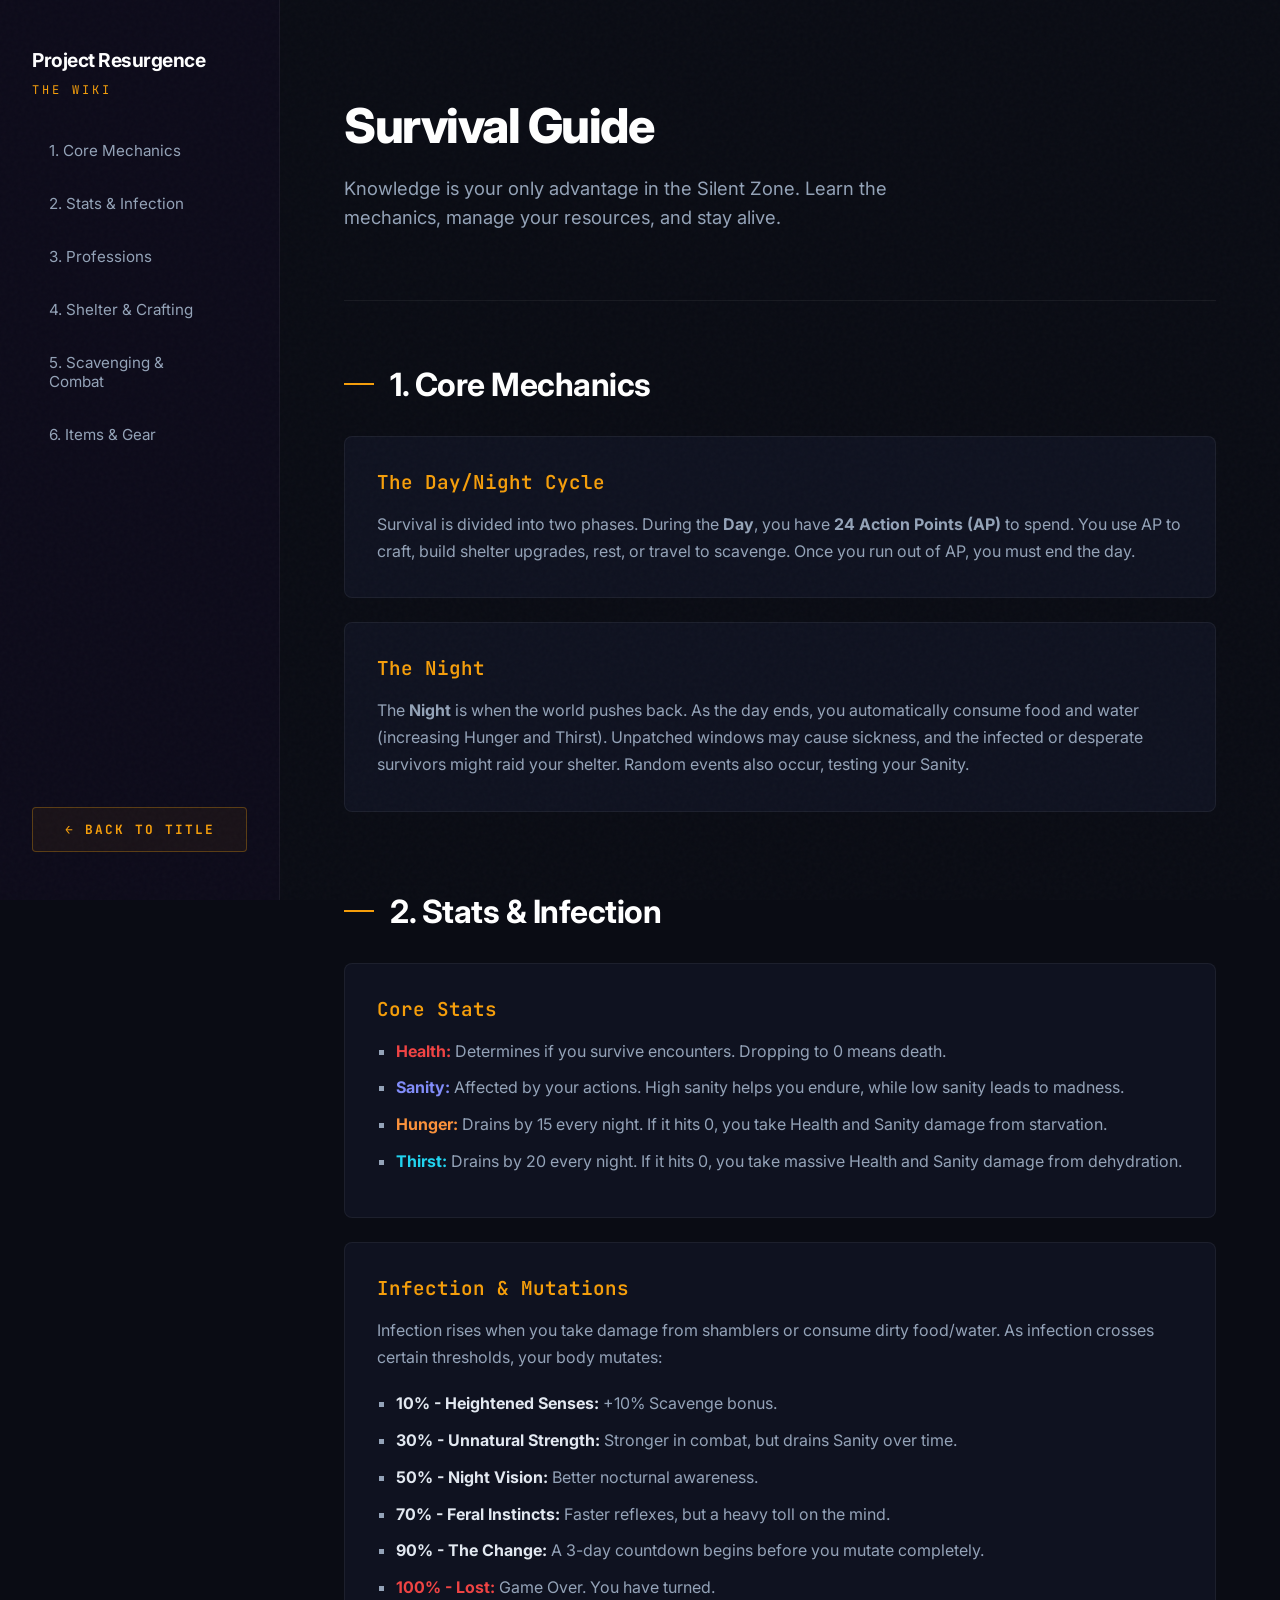
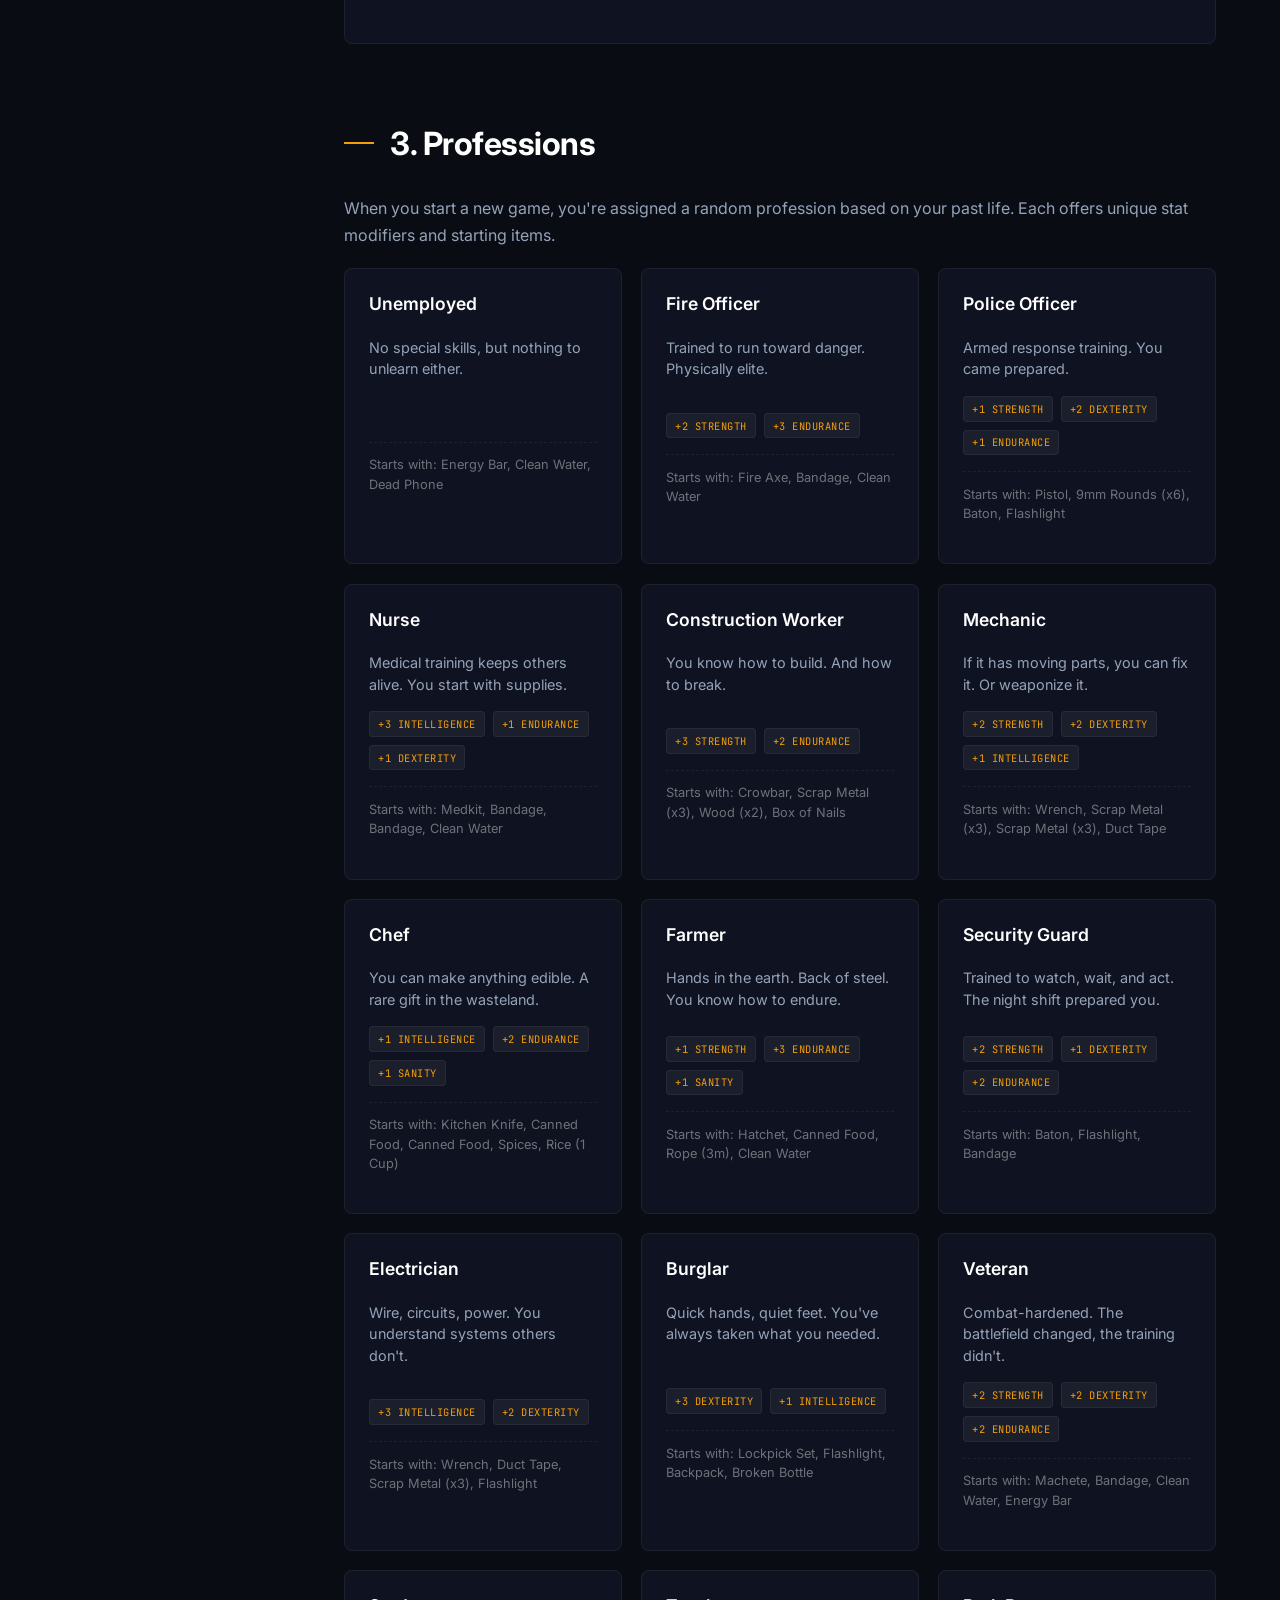
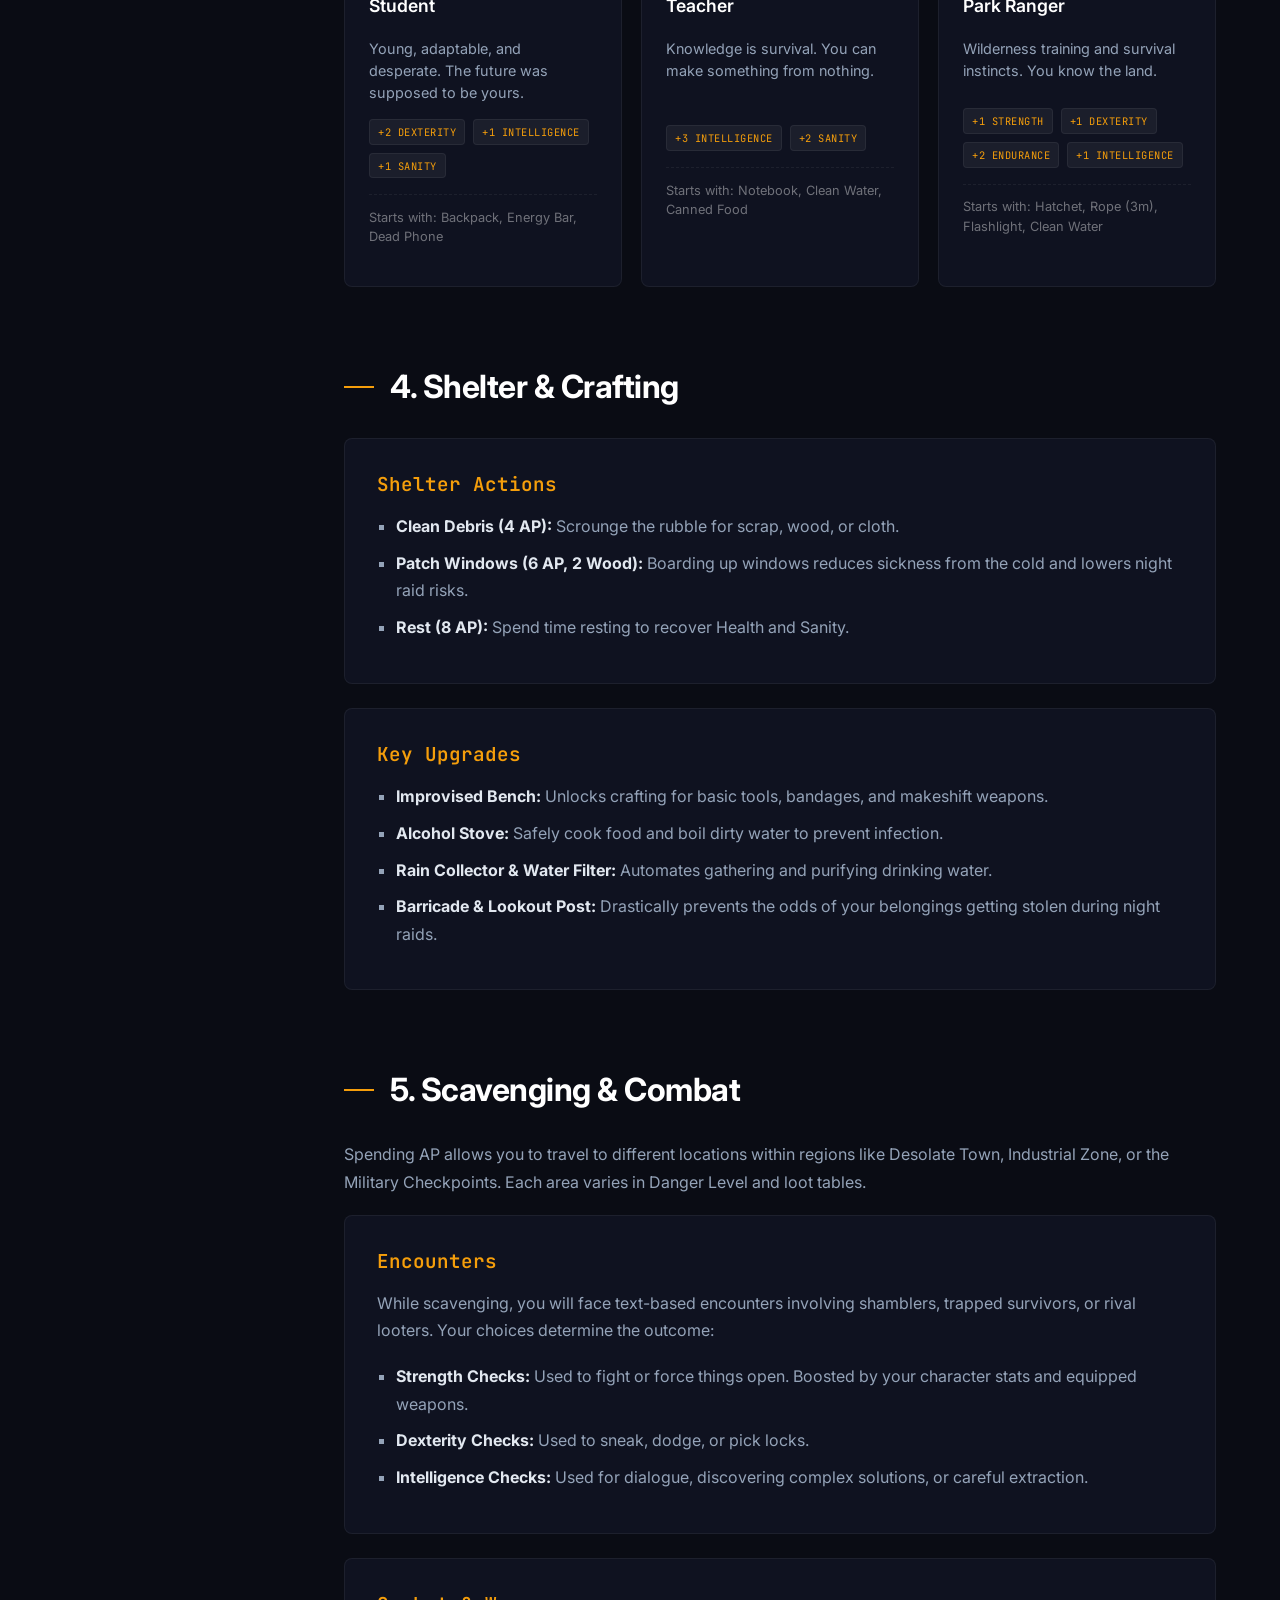
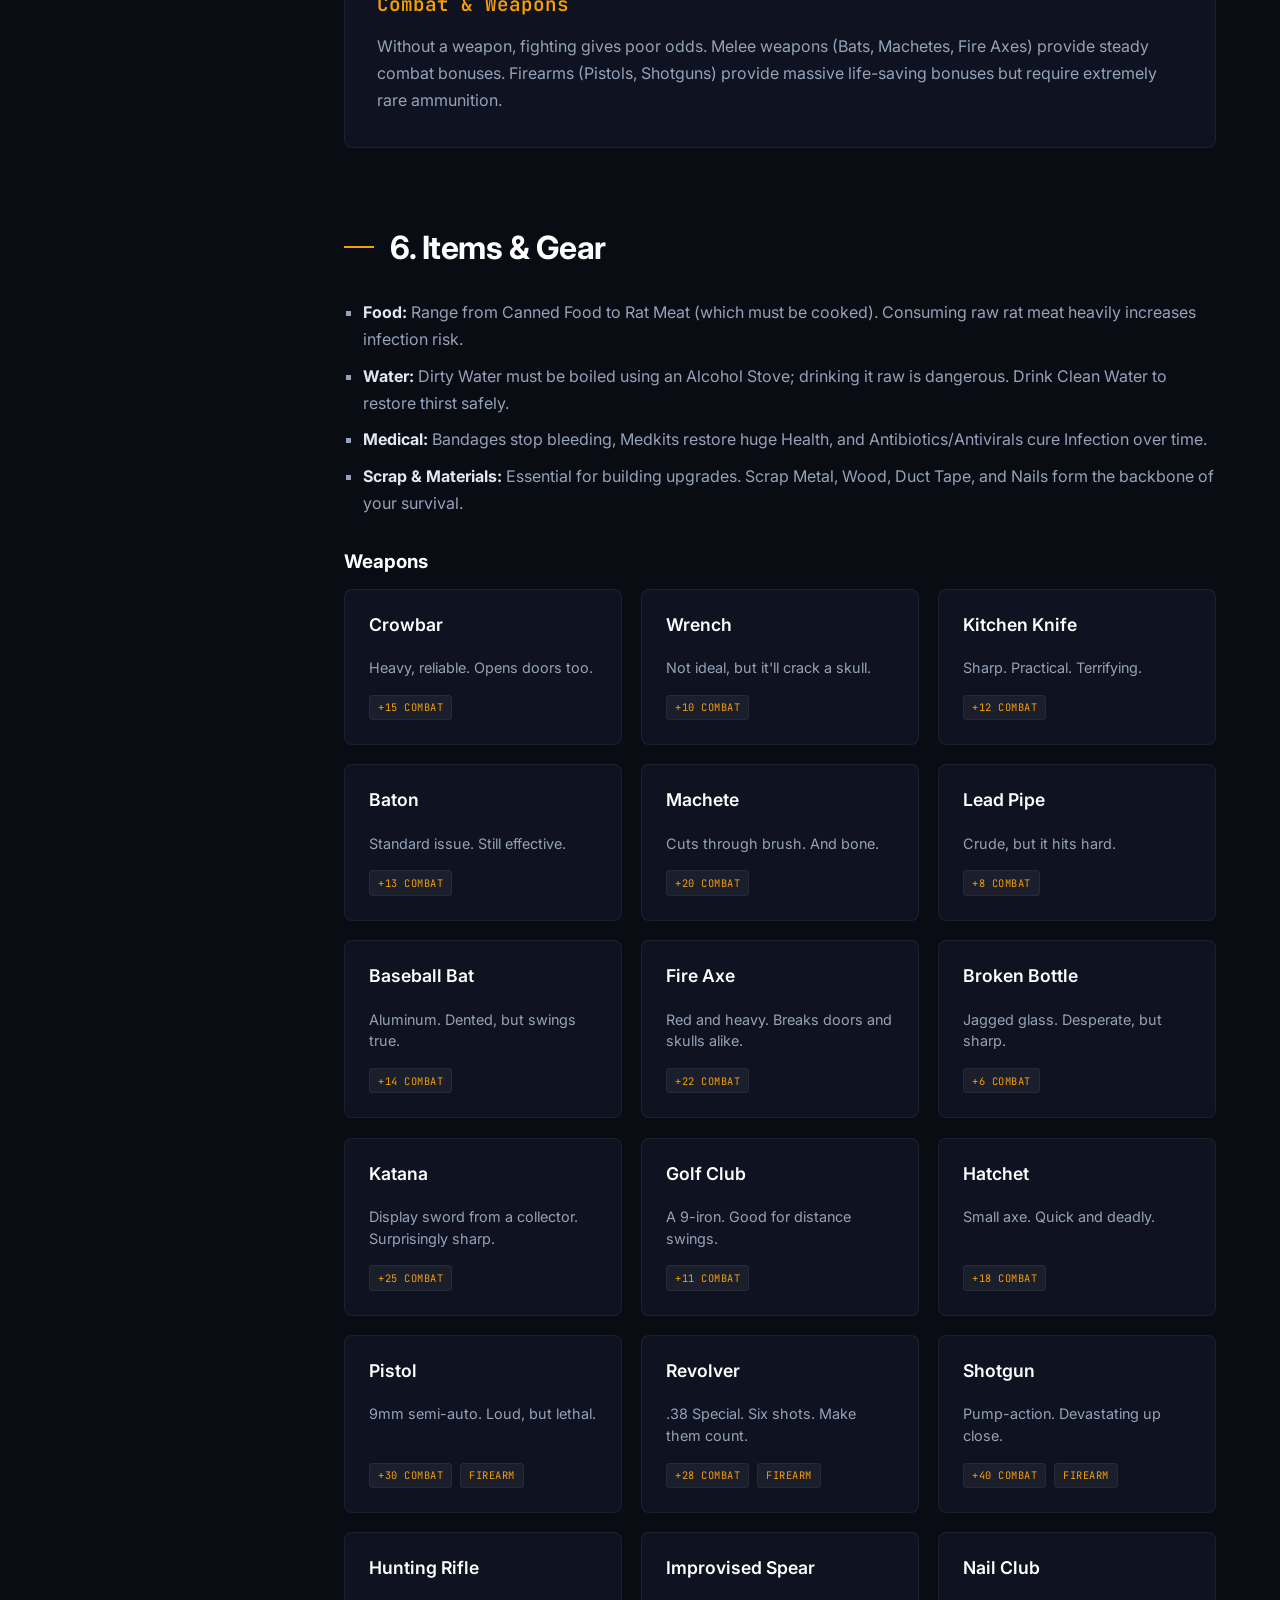
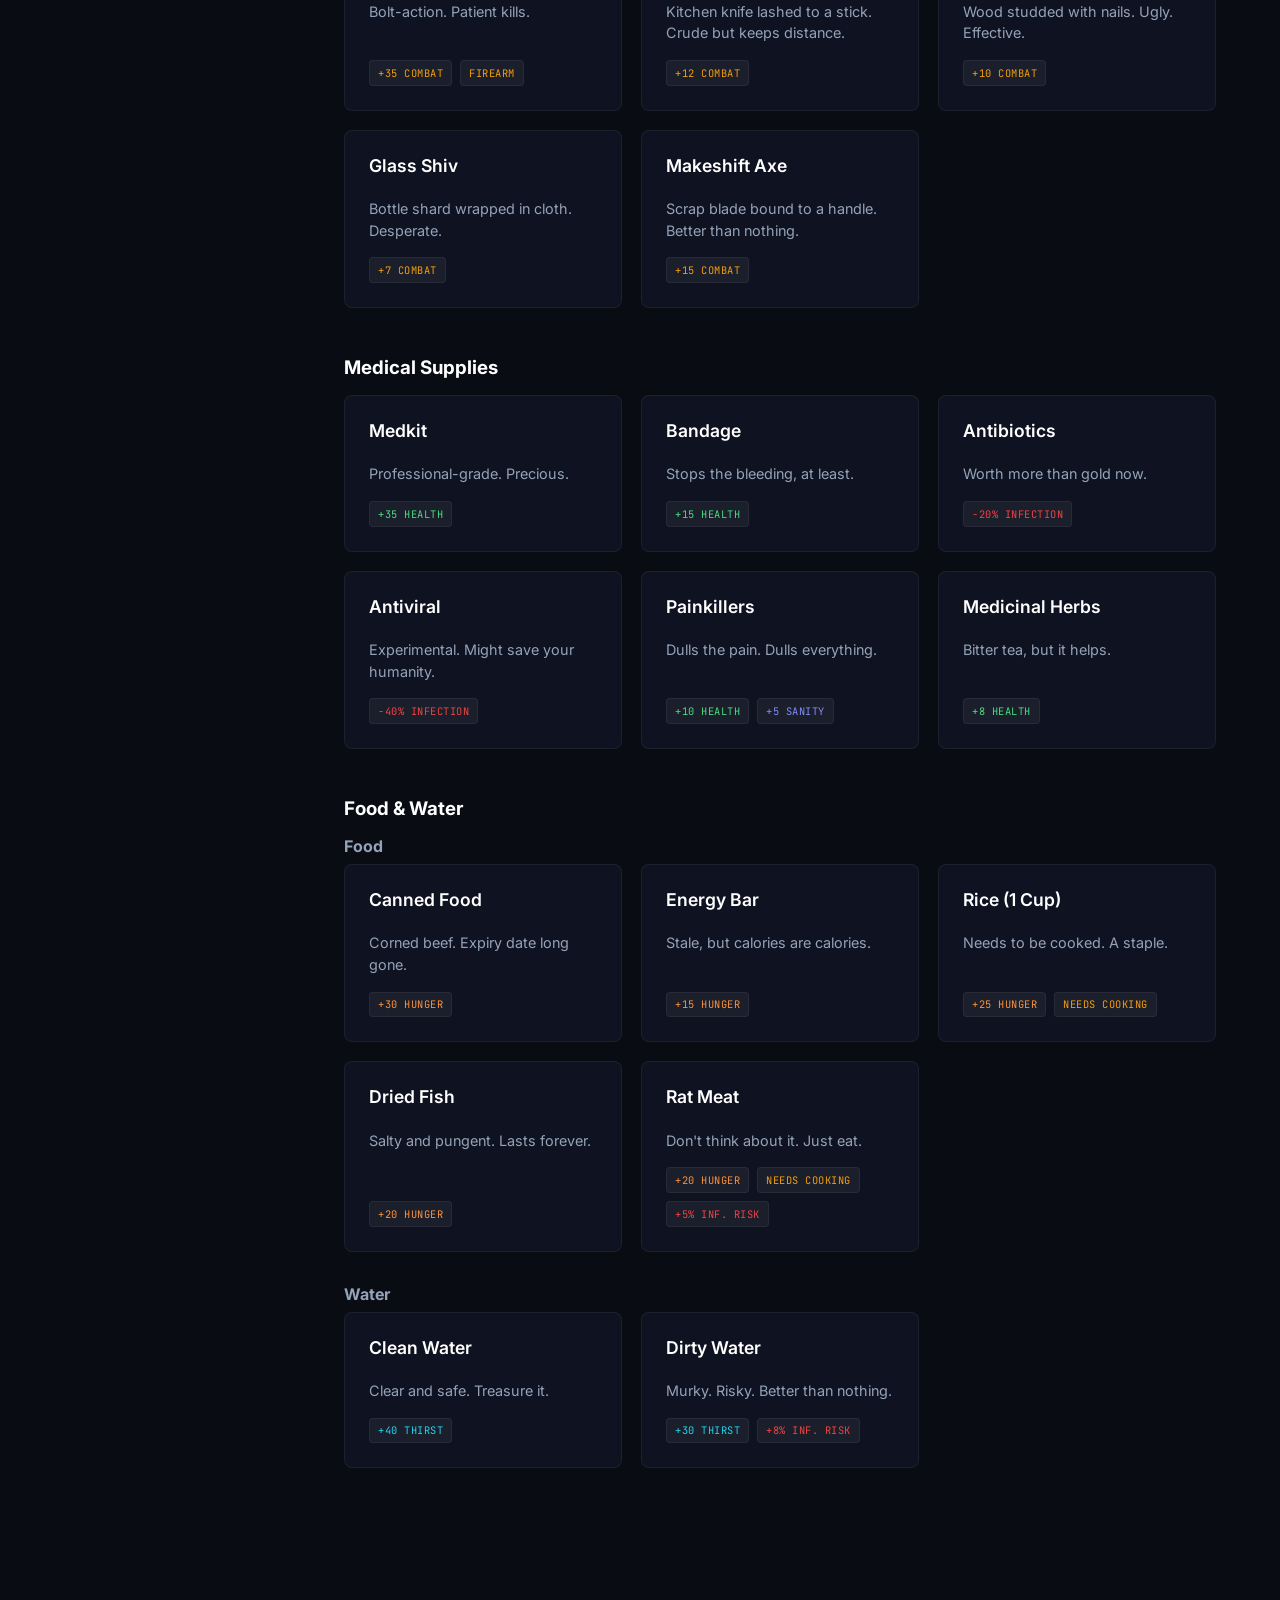
<file: wiki.html>
<!DOCTYPE html>
<html lang="en">

<head>
    <meta charset="UTF-8">
    <meta name="viewport" content="width=device-width, initial-scale=1.0">
    <meta name="description" content="Wiki for Project Resurgence: The Silent Zone.">
    <title>Wiki - Project Resurgence</title>
    <link
        href="https://fonts.googleapis.com/css2?family=Inter:wght@300;400;500;600;700;800;900&family=JetBrains+Mono:wght@400;500;600&display=swap"
        rel="stylesheet">
    <link rel="stylesheet" href="css/wiki.css">
</head>

<body>
    <div id="wiki-container">
        <!-- Sidebar -->
        <aside class="sidebar">
            <div class="sidebar-logo">
                <h2>Project Resurgence</h2>
                <span>THE WIKI</span>
            </div>
            <nav class="wiki-nav">
                <a href="#core-mechanics">1. Core Mechanics</a>
                <a href="#stats-infection">2. Stats & Infection</a>
                <a href="#professions">3. Professions</a>
                <a href="#shelter-crafting">4. Shelter & Crafting</a>
                <a href="#scavenging-combat">5. Scavenging & Combat</a>
                <a href="#items-gear">6. Items & Gear</a>
            </nav>
            <div class="sidebar-footer">
                <a href="index.html" class="back-btn">← Back to Title</a>
            </div>
        </aside>

        <!-- Main Content -->
        <main class="wiki-content">
            <header class="wiki-header">
                <h1>Survival Guide</h1>
                <p>Knowledge is your only advantage in the Silent Zone. Learn the mechanics, manage your resources, and
                    stay alive.</p>
            </header>

            <section id="core-mechanics">
                <h2>1. Core Mechanics</h2>
                <div class="mechanic-card">
                    <h4>The Day/Night Cycle</h4>
                    <p>Survival is divided into two phases. During the <strong>Day</strong>, you have <strong>24 Action
                            Points (AP)</strong> to spend. You use AP to craft, build shelter upgrades, rest, or travel
                        to scavenge. Once you run out of AP, you must end the day.</p>
                </div>
                <div class="mechanic-card">
                    <h4>The Night</h4>
                    <p>The <strong>Night</strong> is when the world pushes back. As the day ends, you automatically
                        consume food and water (increasing Hunger and Thirst). Unpatched windows may cause sickness, and
                        the infected or desperate survivors might raid your shelter. Random events also occur, testing
                        your Sanity.</p>
                </div>
            </section>

            <section id="stats-infection">
                <h2>2. Stats & Infection</h2>
                <div class="mechanic-card">
                    <h4>Core Stats</h4>
                    <ul>
                        <li><strong class="color-health">Health:</strong> Determines if you survive encounters. Dropping
                            to 0 means death.</li>
                        <li><strong class="color-sanity">Sanity:</strong> Affected by your actions. High sanity helps
                            you endure, while low sanity leads to madness.</li>
                        <li><strong class="color-hunger">Hunger:</strong> Drains by 15 every night. If it hits 0, you
                            take Health and Sanity damage from starvation.</li>
                        <li><strong class="color-thirst">Thirst:</strong> Drains by 20 every night. If it hits 0, you
                            take massive Health and Sanity damage from dehydration.</li>
                    </ul>
                </div>
                <div class="mechanic-card">
                    <h4>Infection & Mutations</h4>
                    <p>Infection rises when you take damage from shamblers or consume dirty food/water. As infection
                        crosses certain thresholds, your body mutates:</p>
                    <ul>
                        <li><strong>10% - Heightened Senses:</strong> +10% Scavenge bonus.</li>
                        <li><strong>30% - Unnatural Strength:</strong> Stronger in combat, but drains Sanity over time.
                        </li>
                        <li><strong>50% - Night Vision:</strong> Better nocturnal awareness.</li>
                        <li><strong>70% - Feral Instincts:</strong> Faster reflexes, but a heavy toll on the mind.</li>
                        <li><strong>90% - The Change:</strong> A 3-day countdown begins before you mutate completely.
                        </li>
                        <li><strong class="color-health">100% - Lost:</strong> Game Over. You have turned.</li>
                    </ul>
                </div>
            </section>

            <section id="professions">
                <h2>3. Professions</h2>
                <p>When you start a new game, you're assigned a random profession based on your past life. Each offers
                    unique stat modifiers and starting items.</p>

                <div class="data-grid">
                    <div class="data-card">
                        <h5>Unemployed</h5>
                        <p>No special skills, but nothing to unlearn either.</p>
                        <div class="data-tags"></div>
                        <p class="prof-starts">Starts with: Energy Bar, Clean Water, Dead Phone</p>
                    </div>
                    <div class="data-card">
                        <h5>Fire Officer</h5>
                        <p>Trained to run toward danger. Physically elite.</p>
                        <div class="data-tags">
                            <span class="data-tag">+2 Strength</span>
                            <span class="data-tag">+3 Endurance</span>
                        </div>
                        <p class="prof-starts">Starts with: Fire Axe, Bandage, Clean Water</p>
                    </div>
                    <div class="data-card">
                        <h5>Police Officer</h5>
                        <p>Armed response training. You came prepared.</p>
                        <div class="data-tags">
                            <span class="data-tag">+1 Strength</span>
                            <span class="data-tag">+2 Dexterity</span>
                            <span class="data-tag">+1 Endurance</span>
                        </div>
                        <p class="prof-starts">Starts with: Pistol, 9mm Rounds (x6), Baton, Flashlight</p>
                    </div>
                    <div class="data-card">
                        <h5>Nurse</h5>
                        <p>Medical training keeps others alive. You start with supplies.</p>
                        <div class="data-tags">
                            <span class="data-tag">+3 Intelligence</span>
                            <span class="data-tag">+1 Endurance</span>
                            <span class="data-tag">+1 Dexterity</span>
                        </div>
                        <p class="prof-starts">Starts with: Medkit, Bandage, Bandage, Clean Water</p>
                    </div>
                    <div class="data-card">
                        <h5>Construction Worker</h5>
                        <p>You know how to build. And how to break.</p>
                        <div class="data-tags">
                            <span class="data-tag">+3 Strength</span>
                            <span class="data-tag">+2 Endurance</span>
                        </div>
                        <p class="prof-starts">Starts with: Crowbar, Scrap Metal (x3), Wood (x2), Box of Nails</p>
                    </div>
                    <div class="data-card">
                        <h5>Mechanic</h5>
                        <p>If it has moving parts, you can fix it. Or weaponize it.</p>
                        <div class="data-tags">
                            <span class="data-tag">+2 Strength</span>
                            <span class="data-tag">+2 Dexterity</span>
                            <span class="data-tag">+1 Intelligence</span>
                        </div>
                        <p class="prof-starts">Starts with: Wrench, Scrap Metal (x3), Scrap Metal (x3), Duct Tape</p>
                    </div>
                    <div class="data-card">
                        <h5>Chef</h5>
                        <p>You can make anything edible. A rare gift in the wasteland.</p>
                        <div class="data-tags">
                            <span class="data-tag">+1 Intelligence</span>
                            <span class="data-tag">+2 Endurance</span>
                            <span class="data-tag">+1 Sanity</span>
                        </div>
                        <p class="prof-starts">Starts with: Kitchen Knife, Canned Food, Canned Food, Spices, Rice (1
                            Cup)</p>
                    </div>
                    <div class="data-card">
                        <h5>Farmer</h5>
                        <p>Hands in the earth. Back of steel. You know how to endure.</p>
                        <div class="data-tags">
                            <span class="data-tag">+1 Strength</span>
                            <span class="data-tag">+3 Endurance</span>
                            <span class="data-tag">+1 Sanity</span>
                        </div>
                        <p class="prof-starts">Starts with: Hatchet, Canned Food, Rope (3m), Clean Water</p>
                    </div>
                    <div class="data-card">
                        <h5>Security Guard</h5>
                        <p>Trained to watch, wait, and act. The night shift prepared you.</p>
                        <div class="data-tags">
                            <span class="data-tag">+2 Strength</span>
                            <span class="data-tag">+1 Dexterity</span>
                            <span class="data-tag">+2 Endurance</span>
                        </div>
                        <p class="prof-starts">Starts with: Baton, Flashlight, Bandage</p>
                    </div>
                    <div class="data-card">
                        <h5>Electrician</h5>
                        <p>Wire, circuits, power. You understand systems others don't.</p>
                        <div class="data-tags">
                            <span class="data-tag">+3 Intelligence</span>
                            <span class="data-tag">+2 Dexterity</span>
                        </div>
                        <p class="prof-starts">Starts with: Wrench, Duct Tape, Scrap Metal (x3), Flashlight</p>
                    </div>
                    <div class="data-card">
                        <h5>Burglar</h5>
                        <p>Quick hands, quiet feet. You've always taken what you needed.</p>
                        <div class="data-tags">
                            <span class="data-tag">+3 Dexterity</span>
                            <span class="data-tag">+1 Intelligence</span>
                        </div>
                        <p class="prof-starts">Starts with: Lockpick Set, Flashlight, Backpack, Broken Bottle</p>
                    </div>
                    <div class="data-card">
                        <h5>Veteran</h5>
                        <p>Combat-hardened. The battlefield changed, the training didn't.</p>
                        <div class="data-tags">
                            <span class="data-tag">+2 Strength</span>
                            <span class="data-tag">+2 Dexterity</span>
                            <span class="data-tag">+2 Endurance</span>
                        </div>
                        <p class="prof-starts">Starts with: Machete, Bandage, Clean Water, Energy Bar</p>
                    </div>
                    <div class="data-card">
                        <h5>Student</h5>
                        <p>Young, adaptable, and desperate. The future was supposed to be yours.</p>
                        <div class="data-tags">
                            <span class="data-tag">+2 Dexterity</span>
                            <span class="data-tag">+1 Intelligence</span>
                            <span class="data-tag">+1 Sanity</span>
                        </div>
                        <p class="prof-starts">Starts with: Backpack, Energy Bar, Dead Phone</p>
                    </div>
                    <div class="data-card">
                        <h5>Teacher</h5>
                        <p>Knowledge is survival. You can make something from nothing.</p>
                        <div class="data-tags">
                            <span class="data-tag">+3 Intelligence</span>
                            <span class="data-tag">+2 Sanity</span>
                        </div>
                        <p class="prof-starts">Starts with: Notebook, Clean Water, Canned Food</p>
                    </div>
                    <div class="data-card">
                        <h5>Park Ranger</h5>
                        <p>Wilderness training and survival instincts. You know the land.</p>
                        <div class="data-tags">
                            <span class="data-tag">+1 Strength</span>
                            <span class="data-tag">+1 Dexterity</span>
                            <span class="data-tag">+2 Endurance</span>
                            <span class="data-tag">+1 Intelligence</span>
                        </div>
                        <p class="prof-starts">Starts with: Hatchet, Rope (3m), Flashlight, Clean Water</p>
                    </div>
                </div>
            </section>

            <section id="shelter-crafting">
                <h2>4. Shelter & Crafting</h2>
                <div class="mechanic-card">
                    <h4>Shelter Actions</h4>
                    <ul>
                        <li><strong>Clean Debris (4 AP):</strong> Scrounge the rubble for scrap, wood, or cloth.</li>
                        <li><strong>Patch Windows (6 AP, 2 Wood):</strong> Boarding up windows reduces sickness from the
                            cold and lowers night raid risks.</li>
                        <li><strong>Rest (8 AP):</strong> Spend time resting to recover Health and Sanity.</li>
                    </ul>
                </div>
                <div class="mechanic-card">
                    <h4>Key Upgrades</h4>
                    <ul>
                        <li><strong>Improvised Bench:</strong> Unlocks crafting for basic tools, bandages, and makeshift
                            weapons.</li>
                        <li><strong>Alcohol Stove:</strong> Safely cook food and boil dirty water to prevent infection.
                        </li>
                        <li><strong>Rain Collector & Water Filter:</strong> Automates gathering and purifying drinking
                            water.</li>
                        <li><strong>Barricade & Lookout Post:</strong> Drastically prevents the odds of your belongings
                            getting stolen during night raids.</li>
                    </ul>
                </div>
            </section>

            <section id="scavenging-combat">
                <h2>5. Scavenging & Combat</h2>
                <p>Spending AP allows you to travel to different locations within regions like Desolate Town, Industrial
                    Zone, or the Military Checkpoints. Each area varies in Danger Level and loot tables.</p>
                <div class="mechanic-card">
                    <h4>Encounters</h4>
                    <p>While scavenging, you will face text-based encounters involving shamblers, trapped survivors, or
                        rival looters. Your choices determine the outcome:</p>
                    <ul>
                        <li><strong>Strength Checks:</strong> Used to fight or force things open. Boosted by your
                            character stats and equipped weapons.</li>
                        <li><strong>Dexterity Checks:</strong> Used to sneak, dodge, or pick locks.</li>
                        <li><strong>Intelligence Checks:</strong> Used for dialogue, discovering complex solutions, or
                            careful extraction.</li>
                    </ul>
                </div>
                <div class="mechanic-card">
                    <h4>Combat & Weapons</h4>
                    <p>Without a weapon, fighting gives poor odds. Melee weapons (Bats, Machetes, Fire Axes) provide
                        steady combat bonuses. Firearms (Pistols, Shotguns) provide massive life-saving bonuses but
                        require extremely rare ammunition.</p>
                </div>
            </section>

            <section id="items-gear">
                <h2>6. Items & Gear</h2>
                <ul>
                    <li><strong>Food:</strong> Range from Canned Food to Rat Meat (which must be cooked). Consuming raw
                        rat meat heavily increases infection risk.</li>
                    <li><strong>Water:</strong> Dirty Water must be boiled using an Alcohol Stove; drinking it raw is
                        dangerous. Drink Clean Water to restore thirst safely.</li>
                    <li><strong>Medical:</strong> Bandages stop bleeding, Medkits restore huge Health, and
                        Antibiotics/Antivirals cure Infection over time.</li>
                    <li><strong>Scrap & Materials:</strong> Essential for building upgrades. Scrap Metal, Wood, Duct
                        Tape, and Nails form the backbone of your survival.</li>
                </ul>

                <h3 style="color: #fff; margin-top: 2rem; margin-bottom: 1rem;">Weapons</h3>
                <div class="data-grid">
                    <div class="data-card">
                        <h5>Crowbar</h5>
                        <p>Heavy, reliable. Opens doors too.</p>
                        <div class="data-tags"><span class="data-tag">+15 Combat</span></div>
                    </div>
                    <div class="data-card">
                        <h5>Wrench</h5>
                        <p>Not ideal, but it'll crack a skull.</p>
                        <div class="data-tags"><span class="data-tag">+10 Combat</span></div>
                    </div>
                    <div class="data-card">
                        <h5>Kitchen Knife</h5>
                        <p>Sharp. Practical. Terrifying.</p>
                        <div class="data-tags"><span class="data-tag">+12 Combat</span></div>
                    </div>
                    <div class="data-card">
                        <h5>Baton</h5>
                        <p>Standard issue. Still effective.</p>
                        <div class="data-tags"><span class="data-tag">+13 Combat</span></div>
                    </div>
                    <div class="data-card">
                        <h5>Machete</h5>
                        <p>Cuts through brush. And bone.</p>
                        <div class="data-tags"><span class="data-tag">+20 Combat</span></div>
                    </div>
                    <div class="data-card">
                        <h5>Lead Pipe</h5>
                        <p>Crude, but it hits hard.</p>
                        <div class="data-tags"><span class="data-tag">+8 Combat</span></div>
                    </div>
                    <div class="data-card">
                        <h5>Baseball Bat</h5>
                        <p>Aluminum. Dented, but swings true.</p>
                        <div class="data-tags"><span class="data-tag">+14 Combat</span></div>
                    </div>
                    <div class="data-card">
                        <h5>Fire Axe</h5>
                        <p>Red and heavy. Breaks doors and skulls alike.</p>
                        <div class="data-tags"><span class="data-tag">+22 Combat</span></div>
                    </div>
                    <div class="data-card">
                        <h5>Broken Bottle</h5>
                        <p>Jagged glass. Desperate, but sharp.</p>
                        <div class="data-tags"><span class="data-tag">+6 Combat</span></div>
                    </div>
                    <div class="data-card">
                        <h5>Katana</h5>
                        <p>Display sword from a collector. Surprisingly sharp.</p>
                        <div class="data-tags"><span class="data-tag">+25 Combat</span></div>
                    </div>
                    <div class="data-card">
                        <h5>Golf Club</h5>
                        <p>A 9-iron. Good for distance swings.</p>
                        <div class="data-tags"><span class="data-tag">+11 Combat</span></div>
                    </div>
                    <div class="data-card">
                        <h5>Hatchet</h5>
                        <p>Small axe. Quick and deadly.</p>
                        <div class="data-tags"><span class="data-tag">+18 Combat</span></div>
                    </div>
                    <div class="data-card">
                        <h5>Pistol</h5>
                        <p>9mm semi-auto. Loud, but lethal.</p>
                        <div class="data-tags"><span class="data-tag">+30 Combat</span><span
                                class="data-tag">Firearm</span></div>
                    </div>
                    <div class="data-card">
                        <h5>Revolver</h5>
                        <p>.38 Special. Six shots. Make them count.</p>
                        <div class="data-tags"><span class="data-tag">+28 Combat</span><span
                                class="data-tag">Firearm</span></div>
                    </div>
                    <div class="data-card">
                        <h5>Shotgun</h5>
                        <p>Pump-action. Devastating up close.</p>
                        <div class="data-tags"><span class="data-tag">+40 Combat</span><span
                                class="data-tag">Firearm</span></div>
                    </div>
                    <div class="data-card">
                        <h5>Hunting Rifle</h5>
                        <p>Bolt-action. Patient kills.</p>
                        <div class="data-tags"><span class="data-tag">+35 Combat</span><span
                                class="data-tag">Firearm</span></div>
                    </div>
                    <div class="data-card">
                        <h5>Improvised Spear</h5>
                        <p>Kitchen knife lashed to a stick. Crude but keeps distance.</p>
                        <div class="data-tags"><span class="data-tag">+12 Combat</span></div>
                    </div>
                    <div class="data-card">
                        <h5>Nail Club</h5>
                        <p>Wood studded with nails. Ugly. Effective.</p>
                        <div class="data-tags"><span class="data-tag">+10 Combat</span></div>
                    </div>
                    <div class="data-card">
                        <h5>Glass Shiv</h5>
                        <p>Bottle shard wrapped in cloth. Desperate.</p>
                        <div class="data-tags"><span class="data-tag">+7 Combat</span></div>
                    </div>
                    <div class="data-card">
                        <h5>Makeshift Axe</h5>
                        <p>Scrap blade bound to a handle. Better than nothing.</p>
                        <div class="data-tags"><span class="data-tag">+15 Combat</span></div>
                    </div>
                </div>

                <h3 style="color: #fff; margin-top: 3rem; margin-bottom: 1rem;">Medical Supplies</h3>
                <div class="data-grid">
                    <div class="data-card">
                        <h5>Medkit</h5>
                        <p>Professional-grade. Precious.</p>
                        <div class="data-tags"><span class="data-tag" style="color:var(--color-infection)">+35
                                Health</span></div>
                    </div>
                    <div class="data-card">
                        <h5>Bandage</h5>
                        <p>Stops the bleeding, at least.</p>
                        <div class="data-tags"><span class="data-tag" style="color:var(--color-infection)">+15
                                Health</span></div>
                    </div>
                    <div class="data-card">
                        <h5>Antibiotics</h5>
                        <p>Worth more than gold now.</p>
                        <div class="data-tags"><span class="data-tag" style="color:var(--color-health)">-20%
                                Infection</span></div>
                    </div>
                    <div class="data-card">
                        <h5>Antiviral</h5>
                        <p>Experimental. Might save your humanity.</p>
                        <div class="data-tags"><span class="data-tag" style="color:var(--color-health)">-40%
                                Infection</span></div>
                    </div>
                    <div class="data-card">
                        <h5>Painkillers</h5>
                        <p>Dulls the pain. Dulls everything.</p>
                        <div class="data-tags"><span class="data-tag" style="color:var(--color-infection)">+10
                                Health</span><span class="data-tag" style="color:var(--color-sanity)">+5 Sanity</span>
                        </div>
                    </div>
                    <div class="data-card">
                        <h5>Medicinal Herbs</h5>
                        <p>Bitter tea, but it helps.</p>
                        <div class="data-tags"><span class="data-tag" style="color:var(--color-infection)">+8
                                Health</span></div>
                    </div>
                </div>

                <h3 style="color: #fff; margin-top: 3rem; margin-bottom: 1rem;">Food & Water</h3>
                <h4 style="color: var(--wiki-muted); margin-bottom: 0.5rem; margin-top: 1rem;">Food</h4>
                <div class="data-grid">
                    <div class="data-card">
                        <h5>Canned Food</h5>
                        <p>Corned beef. Expiry date long gone.</p>
                        <div class="data-tags"><span class="data-tag" style="color:var(--color-hunger)">+30
                                Hunger</span></div>
                    </div>
                    <div class="data-card">
                        <h5>Energy Bar</h5>
                        <p>Stale, but calories are calories.</p>
                        <div class="data-tags"><span class="data-tag" style="color:var(--color-hunger)">+15
                                Hunger</span></div>
                    </div>
                    <div class="data-card">
                        <h5>Rice (1 Cup)</h5>
                        <p>Needs to be cooked. A staple.</p>
                        <div class="data-tags"><span class="data-tag" style="color:var(--color-hunger)">+25
                                Hunger</span><span class="data-tag">Needs Cooking</span></div>
                    </div>
                    <div class="data-card">
                        <h5>Dried Fish</h5>
                        <p>Salty and pungent. Lasts forever.</p>
                        <div class="data-tags"><span class="data-tag" style="color:var(--color-hunger)">+20
                                Hunger</span></div>
                    </div>
                    <div class="data-card">
                        <h5>Rat Meat</h5>
                        <p>Don't think about it. Just eat.</p>
                        <div class="data-tags"><span class="data-tag" style="color:var(--color-hunger)">+20
                                Hunger</span><span class="data-tag">Needs Cooking</span><span class="data-tag"
                                style="color:var(--color-health)">+5% Inf. Risk</span></div>
                    </div>
                </div>

                <h4 style="color: var(--wiki-muted); margin-top: 2rem; margin-bottom: 0.5rem;">Water</h4>
                <div class="data-grid">
                    <div class="data-card">
                        <h5>Clean Water</h5>
                        <p>Clear and safe. Treasure it.</p>
                        <div class="data-tags"><span class="data-tag" style="color:var(--color-thirst)">+40
                                Thirst</span></div>
                    </div>
                    <div class="data-card">
                        <h5>Dirty Water</h5>
                        <p>Murky. Risky. Better than nothing.</p>
                        <div class="data-tags"><span class="data-tag" style="color:var(--color-thirst)">+30
                                Thirst</span><span class="data-tag" style="color:var(--color-health)">+8% Inf.
                                Risk</span></div>
                    </div>
                </div>
            </section>
        </main>
    </div>
</body>

</html>
</file>
<file: css/style.css>
/* ============================================================
   PROJECT RESURGENCE: THE SILENT ZONE — Design System
   Dark Mode — Post-Apocalyptic Theme
   ============================================================ */

@import url('https://fonts.googleapis.com/css2?family=Inter:wght@300;400;500;600;700;800;900&family=IBM+Plex+Mono:wght@300;400;500;600&display=swap');

/* ── CSS Custom Properties (DARK MODE) ────────────────────── */
:root {
  /* Sidebar */
  --sidebar-bg: #0d0b1a;
  --sidebar-bg-hover: rgba(255, 255, 255, 0.06);
  --sidebar-bg-active: rgba(129, 140, 248, 0.15);
  --sidebar-text: rgba(255, 255, 255, 0.5);
  --sidebar-text-active: #ffffff;
  --sidebar-accent: #818cf8;
  --sidebar-border: rgba(255, 255, 255, 0.06);

  /* Page Background */
  --bg-page: #0f1117;
  --bg-white: #181b28;
  --bg-hover: #1e2235;
  --bg-muted: #14161f;
  --bg-elevated: #252a3a;

  /* Text */
  --text-primary: #e2e8f0;
  --text-secondary: #94a3b8;
  --text-muted: #64748b;
  --text-dim: #475569;

  /* Accents */
  --accent-indigo: #818cf8;
  --accent-indigo-light: rgba(129, 140, 248, 0.12);
  --accent-red: #f87171;
  --accent-green: #4ade80;
  --accent-amber: #fbbf24;
  --accent-blue: #60a5fa;
  --accent-purple: #a78bfa;
  --accent-cyan: #22d3ee;

  /* Semantic stat colors */
  --color-health: #4ade80;
  --color-hunger: #fbbf24;
  --color-thirst: #60a5fa;
  --color-sanity: #a78bfa;
  --color-infection: #f87171;

  /* Gradients */
  --gradient-health: linear-gradient(90deg, #16a34a, #4ade80);
  --gradient-hunger: linear-gradient(90deg, #d97706, #fbbf24);
  --gradient-thirst: linear-gradient(90deg, #2563eb, #60a5fa);
  --gradient-sanity: linear-gradient(90deg, #7c3aed, #a78bfa);
  --gradient-infection: linear-gradient(90deg, #dc2626, #f87171);

  /* Borders & Shadows */
  --border-color: rgba(255, 255, 255, 0.08);
  --border-light: rgba(255, 255, 255, 0.04);
  --shadow-xs: 0 1px 2px rgba(0, 0, 0, 0.3);
  --shadow-sm: 0 1px 3px rgba(0, 0, 0, 0.4), 0 1px 2px rgba(0, 0, 0, 0.3);
  --shadow-md: 0 4px 6px -1px rgba(0, 0, 0, 0.4), 0 2px 4px -1px rgba(0, 0, 0, 0.3);
  --shadow-lg: 0 10px 15px -3px rgba(0, 0, 0, 0.5), 0 4px 6px -2px rgba(0, 0, 0, 0.3);

  /* Sizing */
  --sidebar-width: 230px;
  --topbar-height: 72px;
  --radius-sm: 8px;
  --radius-md: 12px;
  --radius-lg: 16px;
  --radius-xl: 24px;
  --radius-full: 9999px;

  /* Typography */
  --font-display: 'Inter', -apple-system, BlinkMacSystemFont, sans-serif;
  --font-mono: 'IBM Plex Mono', monospace;

  /* Transitions */
  --transition-fast: 0.12s ease;
  --transition-med: 0.25s ease;
}

/* ── Reset & Base ─────────────────────────────────────────── */
*,
*::before,
*::after {
  margin: 0;
  padding: 0;
  box-sizing: border-box;
}

html {
  font-size: 16px;
  scroll-behavior: smooth;
}

body {
  font-family: var(--font-display);
  background: var(--bg-page);
  color: var(--text-primary);
  min-height: 100vh;
  overflow-x: hidden;
  -webkit-font-smoothing: antialiased;
}

/* ── Inline SVG Icon System ───────────────────────────────── */
.gi {
  display: inline-flex;
  align-items: center;
  justify-content: center;
  width: 1em;
  height: 1em;
  line-height: 1;
  flex-shrink: 0;
}

.gi svg {
  width: 100%;
  height: 100%;
}

.screen-title .gi {
  font-size: 1.2rem;
  color: var(--accent-indigo);
}

::-webkit-scrollbar {
  width: 5px;
}

::-webkit-scrollbar-track {
  background: transparent;
}

::-webkit-scrollbar-thumb {
  background: var(--text-dim);
  border-radius: 3px;
}

::-webkit-scrollbar-thumb:hover {
  background: var(--text-muted);
}

/* ── Title Screen (cinematic dark, two-panel) ─────────────── */
#title-screen {
  position: fixed;
  inset: 0;
  display: flex;
  align-items: stretch;
  background: #07070e;
  z-index: 1000;
  overflow: hidden;
}

#title-screen::before {
  animation: none;
}


/* ── Two-panel Layout ─────────────────────────────────────── */
.ts-layout {
  position: relative;
  z-index: 1;
  display: flex;
  width: 100%;
  height: 100%;
}

/* ── Left Panel: Menu ─────────────────────────────────────── */
.ts-menu {
  width: 420px;
  min-width: 280px;
  display: flex;
  flex-direction: column;
  justify-content: center;
  padding: 3rem 2.5rem;
  border-right: 1px solid rgba(255, 255, 255, 0.06);
  background: rgba(13, 11, 26, 0.6);
  backdrop-filter: blur(12px);
  animation: fadeIn 0.8s ease both;
}

.ts-menu-label {
  display: flex;
  align-items: center;
  gap: 0.8rem;
  font-family: var(--font-mono);
  font-size: 0.65rem;
  font-weight: 500;
  letter-spacing: 4px;
  text-transform: uppercase;
  color: rgba(255, 255, 255, 0.25);
  margin-bottom: 1.8rem;
}

.ts-menu-line {
  flex: 1;
  height: 1px;
  background: linear-gradient(90deg, rgba(255, 255, 255, 0.12), transparent);
}

/* ── Navigation Buttons ───────────────────────────────────── */
.ts-nav {
  display: flex;
  flex-direction: column;
  gap: 0.4rem;
  margin-bottom: 2.5rem;
}

.ts-nav-btn {
  display: flex;
  align-items: center;
  gap: 0.9rem;
  width: 100%;
  padding: 0.85rem 1rem;
  border: 1px solid rgba(255, 255, 255, 0.06);
  border-radius: var(--radius-md);
  background: rgba(255, 255, 255, 0.02);
  color: var(--text-primary);
  cursor: pointer;
  transition: all var(--transition-med);
  font-family: var(--font-display);
  text-align: left;
}

.ts-nav-btn .gi {
  font-size: 1.15rem;
  color: var(--accent-indigo);
  flex-shrink: 0;
}

.ts-nav-btn:hover {
  background: rgba(129, 140, 248, 0.08);
  border-color: rgba(129, 140, 248, 0.2);
  transform: translateX(4px);
}

.ts-nav-btn:active {
  transform: translateX(2px);
}

.ts-nav-text {
  display: flex;
  flex-direction: column;
  gap: 0.15rem;
}

.ts-nav-text strong {
  font-size: 0.92rem;
  font-weight: 600;
  color: var(--text-primary);
}

.ts-nav-text small {
  font-size: 0.72rem;
  color: var(--text-muted);
  font-weight: 400;
}

/* Danger variant (Reset World) */
.ts-nav-btn.ts-danger {
  border-color: rgba(248, 113, 113, 0.12);
}

.ts-nav-btn.ts-danger .gi {
  color: var(--accent-red);
}

.ts-nav-btn.ts-danger:hover {
  background: rgba(248, 113, 113, 0.08);
  border-color: rgba(248, 113, 113, 0.25);
}

.ts-nav-btn.ts-danger .ts-nav-text strong {
  color: #fca5a5;
}

/* Back link */
.ts-back {
  display: flex;
  align-items: center;
  gap: 0.5rem;
  font-size: 0.82rem;
  font-weight: 500;
  color: var(--text-muted);
  text-decoration: none;
  transition: all var(--transition-fast);
  margin-top: auto;
  padding-top: 1.5rem;
}

.ts-back .gi {
  font-size: 1rem;
}

.ts-back:hover {
  color: var(--accent-amber);
  transform: translateX(-3px);
}

/* ── Right Panel: Hero ────────────────────────────────────── */
.ts-hero {
  flex: 1;
  display: flex;
  flex-direction: column;
  align-items: flex-start;
  justify-content: center;
  padding: 4rem 5rem;
  animation: fadeIn 1s ease 0.3s both;
}

.ts-hero-badge {
  display: inline-block;
  font-family: var(--font-mono);
  font-size: 0.65rem;
  font-weight: 500;
  letter-spacing: 4px;
  text-transform: uppercase;
  color: var(--accent-indigo);
  background: rgba(129, 140, 248, 0.1);
  border: 1px solid rgba(129, 140, 248, 0.18);
  padding: 0.3rem 1rem;
  border-radius: var(--radius-full);
  margin-bottom: 1.5rem;
  animation: fadeIn 1s ease 0.5s both;
}

.ts-hero-title {
  font-size: 1rem;
  line-height: 1;
  margin-bottom: 1.5rem;
  animation: fadeIn 1s ease 0.6s both;
}

.ts-line-amber {
  display: block;
  font-size: 4rem;
  font-weight: 900;
  line-height: 1.05;
  background: linear-gradient(135deg, #fbbf24 0%, #f59e0b 40%, #f87171 100%);
  -webkit-background-clip: text;
  -webkit-text-fill-color: transparent;
  background-clip: text;
  margin-bottom: 0.3rem;
}

.ts-line-sub {
  display: block;
  font-size: 1.6rem;
  font-weight: 300;
  color: rgba(255, 255, 255, 0.4);
  letter-spacing: 5px;
  text-transform: uppercase;
}

.ts-hero-tagline {
  font-family: var(--font-mono);
  font-size: 0.82rem;
  color: rgba(255, 255, 255, 0.28);
  line-height: 1.8;
  max-width: 420px;
  animation: fadeIn 1s ease 0.9s both;
}

/* ── Responsive: stack on small screens ───────────────────── */
@media (max-width: 768px) {
  .ts-layout {
    flex-direction: column;
  }

  .ts-menu {
    width: 100%;
    min-width: unset;
    border-right: none;
    border-bottom: 1px solid rgba(255, 255, 255, 0.06);
    padding: 2rem 1.5rem;
    order: 2;
  }

  .ts-hero {
    padding: 2.5rem 1.5rem;
    align-items: center;
    text-align: center;
    order: 1;
  }

  .ts-line-amber {
    font-size: 2.5rem;
  }

  .ts-line-sub {
    font-size: 1.1rem;
    letter-spacing: 3px;
  }

  .ts-hero-tagline {
    text-align: center;
  }
}

@keyframes fadeIn {
  from {
    opacity: 0;
    transform: translateY(8px);
  }

  to {
    opacity: 1;
    transform: translateY(0);
  }
}

/* ── Character Reveal (dark) ──────────────────────────────── */
#character-reveal {
  position: fixed;
  inset: 0;
  display: flex;
  align-items: center;
  justify-content: center;
  background: #07070e;
  z-index: 1000;
}

.reveal-content {
  text-align: center;
  max-width: 480px;
  padding: 2rem;
  animation: fadeIn 0.8s ease;
}

.reveal-label {
  font-family: var(--font-mono);
  font-size: 0.65rem;
  letter-spacing: 4px;
  text-transform: uppercase;
  color: var(--accent-indigo);
  margin-bottom: 1rem;
}

#reveal-name {
  font-size: 2.2rem;
  font-weight: 800;
  margin-bottom: 0.3rem;
  color: #e2e8f0;
}

#reveal-details {
  font-size: 0.95rem;
  color: rgba(255, 255, 255, 0.45);
  margin-bottom: 1rem;
}

#reveal-flavor {
  font-family: var(--font-mono);
  font-size: 0.8rem;
  color: rgba(255, 255, 255, 0.3);
  font-style: italic;
  line-height: 1.7;
  margin-bottom: 2rem;
  padding: 1rem;
  border-left: 2px solid var(--accent-indigo);
  text-align: left;
}

.reveal-stats {
  display: grid;
  grid-template-columns: repeat(4, 1fr);
  gap: 0.8rem;
  margin-bottom: 2rem;
}

.reveal-stat {
  background: rgba(255, 255, 255, 0.03);
  border: 1px solid rgba(255, 255, 255, 0.06);
  border-radius: var(--radius-md);
  padding: 1rem 0.5rem;
}

.reveal-stat label {
  display: block;
  font-size: 0.65rem;
  color: rgba(255, 255, 255, 0.3);
  text-transform: uppercase;
  letter-spacing: 1px;
  margin-bottom: 0.3rem;
}

.reveal-stat span {
  font-size: 1.4rem;
  font-weight: 700;
  color: var(--sidebar-accent);
}

.reveal-items {
  text-align: left;
  margin-bottom: 2rem;
}

.reveal-items h3 {
  font-size: 0.7rem;
  text-transform: uppercase;
  letter-spacing: 2px;
  color: rgba(255, 255, 255, 0.3);
  margin-bottom: 0.8rem;
}

.reveal-items ul {
  list-style: none;
  display: flex;
  flex-wrap: wrap;
  gap: 0.4rem;
}

.reveal-items li {
  font-family: var(--font-mono);
  font-size: 0.75rem;
  background: rgba(255, 255, 255, 0.04);
  border: 1px solid rgba(255, 255, 255, 0.06);
  padding: 0.35rem 0.7rem;
  border-radius: var(--radius-sm);
  color: rgba(255, 255, 255, 0.5);
}

#btn-begin {
  font-family: var(--font-display);
  font-size: 0.95rem;
  font-weight: 600;
  padding: 0.85rem 2rem;
  border: none;
  border-radius: var(--radius-full);
  background: var(--accent-indigo);
  color: #fff;
  cursor: pointer;
  transition: all var(--transition-med);
  display: inline-flex;
  align-items: center;
  gap: 0.4rem;
}

#btn-begin:hover {
  transform: translateY(-2px);
  box-shadow: 0 8px 20px rgba(129, 140, 248, 0.25);
}

/* ── Game Layout ──────────────────────────────────────────── */
#game-container {
  display: grid;
  grid-template-columns: var(--sidebar-width) 1fr;
  grid-template-rows: var(--topbar-height) 1fr;
  min-height: 100vh;
  position: relative;
}

/* ── Sidebar ──────────────────────────────────────────────── */
.sidebar {
  grid-row: 1 / -1;
  background: var(--sidebar-bg);
  display: flex;
  flex-direction: column;
  padding: 1.2rem 0;
  border-right: 1px solid var(--sidebar-border);
}

.sidebar-logo {
  padding: 0 1.2rem 1.2rem;
  border-bottom: 1px solid var(--sidebar-border);
  margin-bottom: 0.6rem;
}

.sidebar-logo h2 {
  font-size: 0.95rem;
  font-weight: 700;
  color: #fff;
  line-height: 1.3;
}

.sidebar-logo span {
  font-size: 0.65rem;
  color: var(--sidebar-text);
  font-family: var(--font-mono);
  letter-spacing: 0.5px;
}

.nav-list {
  list-style: none;
  flex: 1;
  padding: 0 0.6rem;
}

.nav-item {
  display: flex;
  align-items: center;
  gap: 0.75rem;
  padding: 0.6rem 0.8rem;
  margin: 0.1rem 0;
  border-radius: var(--radius-sm);
  color: var(--sidebar-text);
  cursor: pointer;
  transition: all var(--transition-fast);
  font-size: 0.88rem;
  font-weight: 500;
  position: relative;
}

.nav-item:hover {
  background: var(--sidebar-bg-hover);
  color: rgba(255, 255, 255, 0.85);
}

.nav-item.active {
  background: var(--sidebar-bg-active);
  color: var(--sidebar-text-active);
}

.nav-item.active::before {
  content: "";
  position: absolute;
  left: -0.6rem;
  top: 50%;
  transform: translateY(-50%);
  width: 3px;
  height: 55%;
  background: var(--sidebar-accent);
  border-radius: 0 2px 2px 0;
}

.nav-icon {
  font-size: 1.05rem;
  width: 1.3rem;
  display: flex;
  align-items: center;
  justify-content: center;
}

.sidebar-footer {
  padding: 0.8rem 0.8rem;
  border-top: 1px solid var(--sidebar-border);
  margin: 0 0.6rem;
  display: flex;
  flex-direction: column;
  gap: 0.4rem;
}

.sidebar-menu-btn {
  width: 100%;
  font-family: var(--font-display);
  font-size: 0.82rem;
  font-weight: 500;
  padding: 0.55rem;
  border: 1px solid rgba(255, 255, 255, 0.08);
  border-radius: var(--radius-sm);
  background: transparent;
  color: var(--sidebar-text);
  cursor: pointer;
  transition: all var(--transition-fast);
  display: flex;
  align-items: center;
  justify-content: center;
  gap: 0.4rem;
  text-decoration: none;
}

.sidebar-menu-btn:hover {
  background: rgba(245, 158, 11, 0.08);
  border-color: rgba(245, 158, 11, 0.2);
  color: var(--accent-amber);
}

.sidebar-footer button {
  width: 100%;
  font-family: var(--font-display);
  font-size: 0.82rem;
  font-weight: 500;
  padding: 0.55rem;
  border: 1px solid rgba(248, 113, 113, 0.2);
  border-radius: var(--radius-sm);
  background: rgba(248, 113, 113, 0.06);
  color: #fca5a5;
  cursor: pointer;
  transition: all var(--transition-fast);
  display: flex;
  align-items: center;
  justify-content: center;
  gap: 0.4rem;
}

.sidebar-footer button:hover {
  background: rgba(248, 113, 113, 0.12);
}

/* ── Top Bar ──────────────────────────────────────────────── */
.topbar {
  background: var(--bg-white);
  border-bottom: 1px solid var(--border-color);
  display: flex;
  align-items: center;
  padding: 0 1.8rem;
  gap: 1.2rem;
  box-shadow: var(--shadow-xs);
}

.topbar-day {
  font-weight: 700;
  font-size: 1.05rem;
  color: var(--text-primary);
  min-width: 65px;
}

.topbar-ap {
  font-family: var(--font-mono);
  font-size: 0.8rem;
  font-weight: 600;
  color: var(--accent-indigo);
  background: var(--accent-indigo-light);
  padding: 0.3rem 0.75rem;
  border-radius: var(--radius-full);
}

.topbar-stats {
  display: flex;
  gap: 0.7rem;
  flex: 1;
  justify-content: flex-end;
}

.stat-bar-container {
  display: flex;
  align-items: center;
  gap: 0.5rem;
  min-width: 145px;
  padding: 0.25rem 0;
}

.stat-icon-wrap {
  width: 1.9rem;
  height: 1.9rem;
  display: flex;
  align-items: center;
  justify-content: center;
  border-radius: var(--radius-sm);
  font-size: 0.9rem;
  flex-shrink: 0;
}

.stat-health .stat-icon-wrap {
  background: rgba(74, 222, 128, 0.1);
  color: var(--color-health);
}

.stat-hunger .stat-icon-wrap {
  background: rgba(251, 191, 36, 0.1);
  color: var(--color-hunger);
}

.stat-thirst .stat-icon-wrap {
  background: rgba(96, 165, 250, 0.1);
  color: var(--color-thirst);
}

.stat-sanity .stat-icon-wrap {
  background: rgba(167, 139, 250, 0.1);
  color: var(--color-sanity);
}

.stat-infection .stat-icon-wrap {
  background: rgba(248, 113, 113, 0.1);
  color: var(--color-infection);
}

.stat-bar-info {
  flex: 1;
  display: flex;
  flex-direction: column;
  gap: 0.1rem;
  min-width: 0;
}

.stat-bar-name {
  font-size: 0.6rem;
  font-weight: 600;
  text-transform: uppercase;
  letter-spacing: 0.5px;
  color: var(--text-muted);
  line-height: 1;
}

.stat-bar-wrap {
  flex: 1;
  height: 7px;
  background: var(--bg-elevated);
  border-radius: var(--radius-full);
  overflow: hidden;
  position: relative;
}

.stat-bar {
  height: 100%;
  border-radius: var(--radius-full);
  transition: width var(--transition-med);
}

#bar-health {
  background: var(--gradient-health);
}

#bar-hunger {
  background: var(--gradient-hunger);
}

#bar-thirst {
  background: var(--gradient-thirst);
}

#bar-sanity {
  background: var(--gradient-sanity);
}

#bar-infection {
  background: var(--gradient-infection);
}

.bar-label {
  font-family: var(--font-mono);
  font-size: 0.7rem;
  font-weight: 600;
  color: var(--text-secondary);
  min-width: 44px;
  text-align: right;
}

.stat-bar-container.critical .stat-icon-wrap {
  animation: iconPulse 1.5s ease-in-out infinite;
}

.stat-bar-container.critical .stat-bar-wrap {
  box-shadow: 0 0 6px rgba(248, 113, 113, 0.25);
}

@keyframes iconPulse {

  0%,
  100% {
    transform: scale(1);
  }

  50% {
    transform: scale(1.12);
  }
}

/* ── Main Content ─────────────────────────────────────────── */
.main-content {
  padding: 1.5rem 2rem;
  overflow-y: auto;
  max-height: calc(100vh - var(--topbar-height));
  background: var(--bg-page);
}

.screen-title {
  font-size: 1.3rem;
  font-weight: 700;
  margin-bottom: 1.3rem;
  display: flex;
  align-items: center;
  gap: 0.5rem;
  color: var(--text-primary);
}

.game-screen {
  display: none;
}

.game-screen.active {
  display: block;
}

/* ── Dashboard ────────────────────────────────────────────── */
.dashboard-grid {
  display: grid;
  grid-template-columns: repeat(auto-fit, minmax(260px, 1fr));
  gap: 0.8rem;
  margin-bottom: 1.2rem;
}

.dash-card {
  background: var(--bg-white);
  border: 1px solid var(--border-color);
  border-radius: var(--radius-md);
  padding: 1.1rem;
  box-shadow: var(--shadow-xs);
  transition: box-shadow var(--transition-fast);
}

.dash-card:hover {
  box-shadow: var(--shadow-sm);
}

.dash-card h3 {
  font-size: 0.78rem;
  font-weight: 600;
  color: var(--text-secondary);
  margin-bottom: 0.8rem;
  text-transform: uppercase;
  letter-spacing: 0.5px;
  display: flex;
  align-items: center;
  gap: 0.4rem;
}

.dash-card h3 .gi {
  color: var(--accent-indigo);
  font-size: 0.9rem;
}

.stat-row {
  display: flex;
  justify-content: space-between;
  align-items: center;
  padding: 0.35rem 0;
  border-bottom: 1px solid var(--border-light);
  font-size: 0.88rem;
}

.stat-row:last-child {
  border-bottom: none;
}

.stat-val {
  font-family: var(--font-mono);
  font-weight: 600;
  color: var(--text-primary);
}

.dash-actions {
  grid-column: 1 / -1;
}

.dash-actions .action-btn {
  width: 100%;
  margin-bottom: 0.4rem;
}

/* ── Action Buttons ───────────────────────────────────────── */
.action-btn {
  font-family: var(--font-display);
  font-size: 0.88rem;
  font-weight: 500;
  display: flex;
  align-items: center;
  justify-content: space-between;
  gap: 0.6rem;
  padding: 0.6rem 1rem;
  border: 1px solid var(--border-color);
  border-radius: var(--radius-sm);
  background: var(--bg-white);
  color: var(--text-primary);
  cursor: pointer;
  transition: all var(--transition-fast);
}

.action-btn:hover:not(:disabled) {
  background: var(--bg-hover);
  border-color: var(--accent-indigo);
  box-shadow: var(--shadow-xs);
}

.action-btn:disabled {
  opacity: 0.4;
  cursor: not-allowed;
}

.action-btn .gi {
  color: var(--accent-indigo);
}

.ap-cost {
  font-family: var(--font-mono);
  font-size: 0.7rem;
  font-weight: 600;
  color: var(--accent-indigo);
  background: var(--accent-indigo-light);
  padding: 0.15rem 0.5rem;
  border-radius: var(--radius-full);
}

.end-day-btn {
  background: rgba(129, 140, 248, 0.06);
  border-color: rgba(129, 140, 248, 0.15);
  color: var(--accent-indigo);
  margin-top: 0.3rem;
}

.end-day-btn:hover:not(:disabled) {
  background: rgba(129, 140, 248, 0.12) !important;
  border-color: var(--accent-indigo) !important;
}

.action-grid {
  display: grid;
  grid-template-columns: repeat(auto-fit, minmax(190px, 1fr));
  gap: 0.4rem;
}

/* ── Mutation Alert ───────────────────────────────────────── */
.mutation-alert {
  display: flex;
  align-items: flex-start;
  gap: 0.8rem;
  padding: 0.9rem 1rem;
  border-radius: var(--radius-md);
  margin-bottom: 1.2rem;
  border: 1px solid;
  background: var(--bg-white);
}

.mutation-alert.tier-0 {
  border-color: rgba(74, 222, 128, 0.2);
}

.mutation-alert.tier-1 {
  border-color: rgba(251, 191, 36, 0.2);
}

.mutation-alert.tier-2 {
  border-color: rgba(167, 139, 250, 0.2);
}

.mutation-alert.tier-3 {
  border-color: rgba(248, 113, 113, 0.2);
}

.mutation-icon {
  font-size: 1.3rem;
  color: var(--accent-red);
}

.mutation-alert strong {
  font-size: 0.9rem;
}

.mutation-alert p {
  font-size: 0.8rem;
  color: var(--text-secondary);
  margin-top: 0.15rem;
}

/* ── Recent Log ───────────────────────────────────────────── */
.recent-log {
  background: var(--bg-white);
  border: 1px solid var(--border-color);
  border-radius: var(--radius-md);
  padding: 1.1rem;
  box-shadow: var(--shadow-xs);
}

.recent-log h3 {
  font-size: 0.78rem;
  font-weight: 600;
  color: var(--text-secondary);
  text-transform: uppercase;
  letter-spacing: 0.5px;
  margin-bottom: 0.8rem;
  display: flex;
  align-items: center;
  gap: 0.4rem;
}

.recent-log h3 .gi {
  color: var(--accent-indigo);
}

.log-entry {
  font-family: var(--font-mono);
  font-size: 0.78rem;
  color: var(--text-secondary);
  line-height: 1.6;
  padding: 0.35rem 0;
  border-bottom: 1px solid var(--border-light);
}

.log-entry:last-child {
  border-bottom: none;
}

.log-entry.warning {
  color: var(--accent-amber);
  font-weight: 500;
}

.log-entry.death {
  color: var(--accent-red);
  font-weight: 600;
}

/* ── Shelter Screen ───────────────────────────────────────── */
.shelter-section {
  margin-bottom: 1.3rem;
}

.shelter-section h3 {
  font-size: 0.85rem;
  font-weight: 600;
  color: var(--text-secondary);
  text-transform: uppercase;
  letter-spacing: 0.5px;
  margin-bottom: 0.8rem;
  display: flex;
  align-items: center;
  gap: 0.4rem;
}

.shelter-section h3 .gi {
  color: var(--accent-indigo);
}

.shelter-status {
  display: flex;
  gap: 1.5rem;
  background: var(--bg-white);
  border: 1px solid var(--border-color);
  border-radius: var(--radius-md);
  padding: 1rem;
  box-shadow: var(--shadow-xs);
}

.shelter-stat {
  display: flex;
  align-items: center;
  gap: 0.7rem;
  flex: 1;
  font-size: 0.82rem;
  color: var(--text-secondary);
}

.shelter-stat .gi {
  color: var(--accent-indigo);
}

.mini-bar-container {
  flex: 1;
  height: 7px;
  background: var(--bg-elevated);
  border-radius: var(--radius-full);
  overflow: hidden;
}

.mini-bar {
  height: 100%;
  background: var(--gradient-health);
  border-radius: var(--radius-full);
  transition: width var(--transition-med);
}

.mini-bar-container.raid .mini-bar {
  background: var(--gradient-infection);
}

/* ── Upgrade Grid ─────────────────────────────────────────── */
.upgrade-grid {
  display: grid;
  grid-template-columns: repeat(auto-fill, minmax(280px, 1fr));
  gap: 0.6rem;
}

.upgrade-card {
  display: flex;
  align-items: flex-start;
  gap: 0.8rem;
  background: var(--bg-white);
  border: 1px solid var(--border-color);
  border-radius: var(--radius-md);
  padding: 0.9rem;
  box-shadow: var(--shadow-xs);
  transition: all var(--transition-fast);
}

.upgrade-card:hover {
  box-shadow: var(--shadow-sm);
}

.upgrade-card.built {
  background: rgba(74, 222, 128, 0.04);
  border-color: rgba(74, 222, 128, 0.15);
}

.upgrade-card.locked {
  opacity: 0.5;
}

.upgrade-icon {
  font-size: 1.5rem;
  color: var(--accent-indigo);
  min-width: 2rem;
  text-align: center;
}

.upgrade-info {
  flex: 1;
}

.upgrade-info h4 {
  font-size: 0.9rem;
  font-weight: 600;
  margin-bottom: 0.2rem;
}

.upgrade-info p {
  font-size: 0.78rem;
  color: var(--text-muted);
  margin-bottom: 0.4rem;
}

.upgrade-cost {
  font-family: var(--font-mono);
  font-size: 0.72rem;
  color: var(--text-secondary);
}

.upgrade-locked {
  font-size: 0.72rem;
  color: var(--accent-amber);
  display: flex;
  align-items: center;
  gap: 0.3rem;
}

.build-btn {
  font-family: var(--font-display);
  font-size: 0.78rem;
  font-weight: 600;
  padding: 0.4rem 0.9rem;
  border: 1px solid rgba(74, 222, 128, 0.2);
  border-radius: var(--radius-sm);
  background: rgba(74, 222, 128, 0.06);
  color: var(--accent-green);
  cursor: pointer;
  transition: all var(--transition-fast);
  white-space: nowrap;
  align-self: center;
}

.build-btn:hover:not(:disabled) {
  background: rgba(74, 222, 128, 0.12);
}

.build-btn:disabled {
  opacity: 0.35;
  cursor: not-allowed;
}

/* ── Scavenge / Location Cards ────────────────────────────── */
.location-grid {
  display: grid;
  grid-template-columns: repeat(auto-fill, minmax(280px, 1fr));
  gap: 0.8rem;
}

.location-card {
  background: var(--bg-white);
  border: 1px solid var(--border-color);
  border-radius: var(--radius-md);
  padding: 1.1rem;
  cursor: pointer;
  transition: all var(--transition-fast);
  position: relative;
  box-shadow: var(--shadow-xs);
}

.location-card:hover:not(.disabled) {
  border-color: var(--accent-indigo);
  box-shadow: var(--shadow-md);
  transform: translateY(-1px);
}

.location-card.disabled {
  opacity: 0.4;
  cursor: not-allowed;
}

.location-danger {
  position: absolute;
  top: 0.7rem;
  right: 0.7rem;
  display: flex;
  gap: 1px;
}

.location-card h3 {
  font-size: 1rem;
  font-weight: 700;
  margin-bottom: 0.4rem;
  color: var(--text-primary);
}

.location-desc {
  font-size: 0.82rem;
  color: var(--text-secondary);
  margin-bottom: 0.6rem;
}

.location-meta {
  display: flex;
  gap: 0.8rem;
  margin-bottom: 0.5rem;
}

.danger-label {
  font-family: var(--font-mono);
  font-size: 0.72rem;
  color: var(--accent-red);
  font-weight: 600;
}

.location-flavor {
  font-family: var(--font-mono);
  font-size: 0.72rem;
  color: var(--text-muted);
  font-style: italic;
}

/* ── Region Selector ─────────────────────────────────────── */
.region-selector {
  margin-bottom: 1.2rem;
}

.region-selector h3 {
  font-size: 0.78rem;
  font-weight: 600;
  color: var(--text-secondary);
  text-transform: uppercase;
  letter-spacing: 0.5px;
  margin-bottom: 0.6rem;
  display: flex;
  align-items: center;
  gap: 0.4rem;
}

.region-bar {
  display: flex;
  gap: 0.5rem;
  flex-wrap: wrap;
}

.region-btn {
  font-family: var(--font-display);
  font-size: 0.82rem;
  font-weight: 600;
  padding: 0.5rem 1rem;
  border: 1px solid var(--border-color);
  border-radius: var(--radius-md);
  background: var(--bg-white);
  color: var(--text-primary);
  cursor: pointer;
  transition: all var(--transition-fast);
  display: flex;
  flex-direction: column;
  align-items: center;
  gap: 0.2rem;
  min-width: 120px;
}

.region-btn:hover:not(.active):not(:disabled) {
  border-color: var(--accent-indigo);
  background: rgba(129, 140, 248, 0.06);
}

.region-btn.active {
  border-color: var(--accent-indigo);
  background: rgba(129, 140, 248, 0.12);
  color: var(--accent-indigo);
}

.region-btn:disabled {
  opacity: 0.4;
  cursor: not-allowed;
}

/* ── Crafting Grid ───────────────────────────────────────── */
.craft-grid {
  display: grid;
  gap: 0.8rem;
}

.craft-card {
  display: flex;
  justify-content: space-between;
  align-items: center;
  padding: 0.8rem 1rem;
  background: var(--bg-white);
  border: 1px solid var(--border-color);
  border-radius: var(--radius-md);
  transition: all var(--transition-fast);
}

.craft-card:hover {
  border-color: var(--accent-indigo);
}

.craft-info strong {
  color: var(--text-primary);
  font-size: 0.92rem;
}

.craft-info p {
  font-size: 0.78rem;
  color: var(--text-secondary);
  margin: 0.15rem 0 0.3rem;
}

.craft-ingredients {
  display: flex;
  flex-wrap: wrap;
  gap: 0.3rem;
  font-family: var(--font-mono);
  font-size: 0.72rem;
}

.craft-action {
  display: flex;
  flex-direction: column;
  align-items: center;
  gap: 0.3rem;
  flex-shrink: 0;
}

/* ── Trade Encounter ─────────────────────────────────────── */
.trade-options {
  display: grid;
  gap: 0.5rem;
  margin: 1rem 0;
}

.trade-btn {
  display: flex;
  justify-content: space-between;
  align-items: center;
}

.trade-stock {
  font-family: var(--font-mono);
  font-size: 0.72rem;
}

/* ── Encounter Panel ──────────────────────────────────────── */
.encounter-panel {
  max-width: 650px;
  margin: 0 auto;
  animation: fadeIn 0.4s ease;
}

.encounter-header {
  display: flex;
  justify-content: space-between;
  align-items: center;
  margin-bottom: 1.2rem;
}

.encounter-header h2 {
  font-size: 1.35rem;
  font-weight: 700;
}

.encounter-location {
  font-family: var(--font-mono);
  font-size: 0.78rem;
  color: var(--text-muted);
  display: flex;
  align-items: center;
  gap: 0.3rem;
}

.encounter-location .gi {
  color: var(--accent-red);
}

.encounter-text {
  background: var(--bg-white);
  border: 1px solid var(--border-color);
  border-left: 3px solid var(--accent-indigo);
  border-radius: var(--radius-md);
  padding: 1.3rem;
  margin-bottom: 1.2rem;
  box-shadow: var(--shadow-xs);
}

.encounter-text p {
  font-family: var(--font-mono);
  font-size: 0.85rem;
  line-height: 1.8;
  color: var(--text-secondary);
}

.encounter-choices {
  display: flex;
  flex-direction: column;
  gap: 0.4rem;
}

.choice-btn {
  display: flex;
  align-items: center;
  justify-content: space-between;
  gap: 0.8rem;
  width: 100%;
  padding: 0.85rem 1.1rem;
  border: 1px solid var(--border-color);
  border-radius: var(--radius-md);
  background: var(--bg-white);
  color: var(--text-primary);
  cursor: pointer;
  transition: all var(--transition-fast);
  text-align: left;
  font-family: var(--font-display);
  font-size: 0.9rem;
  box-shadow: var(--shadow-xs);
}

.choice-btn:hover:not(:disabled) {
  background: var(--bg-hover);
  border-color: var(--accent-indigo);
  transform: translateX(3px);
}

.choice-btn.safe:hover:not(:disabled) {
  border-color: var(--accent-blue);
}

.choice-btn:disabled {
  opacity: 0.3;
  cursor: not-allowed;
}

.choice-label {
  font-weight: 500;
}

.choice-meta {
  display: flex;
  gap: 0.4rem;
  align-items: center;
  flex-wrap: wrap;
  justify-content: flex-end;
}

.choice-chance {
  font-family: var(--font-mono);
  font-size: 0.72rem;
  padding: 0.15rem 0.5rem;
  border-radius: var(--radius-full);
  font-weight: 600;
}

.choice-chance.good {
  background: rgba(74, 222, 128, 0.1);
  color: var(--accent-green);
}

.choice-chance.mid {
  background: rgba(251, 191, 36, 0.1);
  color: var(--accent-amber);
}

.choice-chance.bad {
  background: rgba(248, 113, 113, 0.1);
  color: var(--accent-red);
}

.choice-req {
  font-size: 0.72rem;
}

/* ── Result Modal ─────────────────────────────────────────── */
#modal-overlay {
  position: fixed;
  inset: 0;
  background: rgba(0, 0, 0, 0.55);
  backdrop-filter: blur(4px);
  z-index: 500;
}

#result-modal {
  position: fixed;
  top: 50%;
  left: 50%;
  transform: translate(-50%, -50%);
  background: var(--bg-white);
  border: 1px solid var(--border-color);
  border-radius: var(--radius-lg);
  padding: 1.8rem;
  max-width: 420px;
  width: 90%;
  z-index: 501;
  animation: modalIn 0.3s ease;
  text-align: center;
  box-shadow: var(--shadow-lg);
}

@keyframes modalIn {
  from {
    opacity: 0;
    transform: translate(-50%, -50%) scale(0.92);
  }

  to {
    opacity: 1;
    transform: translate(-50%, -50%) scale(1);
  }
}

.result-title {
  font-size: 1.3rem;
  font-weight: 700;
  margin-bottom: 0.8rem;
  display: flex;
  align-items: center;
  justify-content: center;
  gap: 0.4rem;
}

.result-title.success {
  color: var(--accent-green);
}

.result-title.failure {
  color: var(--accent-red);
}

.result-title.neutral {
  color: var(--accent-blue);
}

.result-loot {
  text-align: left;
  margin-bottom: 0.8rem;
}

.result-loot h3 {
  font-size: 0.72rem;
  text-transform: uppercase;
  letter-spacing: 1px;
  color: var(--text-muted);
  margin-bottom: 0.4rem;
}

.result-loot li {
  font-family: var(--font-mono);
  font-size: 0.82rem;
  color: var(--accent-green);
  padding: 0.15rem 0;
  list-style: none;
}

.modal-close-btn {
  margin-top: 0.8rem;
  justify-content: center;
}

/* ── Character Sheet ──────────────────────────────────────── */
.character-sheet {
  max-width: 580px;
}

.char-header {
  margin-bottom: 1.5rem;
}

.char-header h2 {
  font-size: 1.8rem;
  font-weight: 800;
  margin-bottom: 0.2rem;
  color: var(--text-primary);
}

.char-header p {
  color: var(--text-secondary);
  font-size: 0.9rem;
}

.char-flavor {
  font-family: var(--font-mono) !important;
  font-size: 0.8rem !important;
  color: var(--text-muted) !important;
  font-style: italic;
  margin-top: 0.5rem;
  padding: 0.7rem 0.9rem;
  border-left: 2px solid var(--accent-indigo);
}

.char-stats-grid {
  display: grid;
  grid-template-columns: repeat(auto-fit, minmax(95px, 1fr));
  gap: 0.6rem;
  margin-bottom: 1.5rem;
}

.char-stat {
  display: flex;
  flex-direction: column;
  align-items: center;
  gap: 0.25rem;
  background: var(--bg-white);
  border: 1px solid var(--border-color);
  border-radius: var(--radius-md);
  padding: 0.9rem 0.5rem;
  box-shadow: var(--shadow-xs);
}

.char-stat .stat-icon {
  font-size: 1.2rem;
  color: var(--accent-indigo);
}

.char-stat .stat-name {
  font-size: 0.62rem;
  color: var(--text-muted);
  text-transform: uppercase;
  letter-spacing: 1px;
}

.char-stat .stat-value {
  font-size: 1.6rem;
  font-weight: 700;
  color: var(--accent-indigo);
}

.mutation-section {
  background: var(--bg-white);
  border: 1px solid rgba(248, 113, 113, 0.15);
  border-radius: var(--radius-md);
  padding: 1rem;
  margin-bottom: 1.5rem;
  box-shadow: var(--shadow-xs);
}

.mutation-section.clean {
  border-color: rgba(74, 222, 128, 0.15);
}

.mutation-section h3 {
  font-size: 0.95rem;
  margin-bottom: 0.4rem;
  display: flex;
  align-items: center;
  gap: 0.4rem;
}

.mutation-section h3 .gi {
  color: var(--accent-red);
}

.mutation-section.clean h3 .gi {
  color: var(--accent-green);
}

.mutation-section p {
  font-size: 0.82rem;
  color: var(--text-secondary);
}

.infection-display {
  margin-top: 0.6rem;
  display: flex;
  align-items: center;
  gap: 0.6rem;
}

.infection-bar-large {
  flex: 1;
  height: 8px;
  background: var(--bg-elevated);
  border-radius: var(--radius-full);
  overflow: hidden;
}

.infection-fill {
  height: 100%;
  background: var(--gradient-infection);
  border-radius: var(--radius-full);
  transition: width var(--transition-med);
}

.infection-display span {
  font-family: var(--font-mono);
  font-size: 0.75rem;
  color: var(--accent-red);
  font-weight: 600;
}

.char-survival {
  background: var(--bg-white);
  border: 1px solid var(--border-color);
  border-radius: var(--radius-md);
  padding: 1rem;
  box-shadow: var(--shadow-xs);
}

.char-survival h3 {
  font-size: 0.78rem;
  text-transform: uppercase;
  letter-spacing: 0.5px;
  color: var(--text-secondary);
  margin-bottom: 0.7rem;
  display: flex;
  align-items: center;
  gap: 0.4rem;
}

.char-survival h3 .gi {
  color: var(--accent-indigo);
}

/* ── Inventory ────────────────────────────────────────────── */
.inventory-grid {
  display: flex;
  flex-direction: column;
  gap: 1.2rem;
}

.inv-category h3 {
  font-size: 0.78rem;
  text-transform: uppercase;
  letter-spacing: 0.5px;
  color: var(--text-secondary);
  margin-bottom: 0.6rem;
  display: flex;
  align-items: center;
  gap: 0.4rem;
}

.inv-category h3 .gi {
  color: var(--accent-indigo);
}

.inv-items {
  display: flex;
  flex-direction: column;
  gap: 0.3rem;
}

.inv-item {
  display: flex;
  align-items: center;
  justify-content: space-between;
  gap: 0.8rem;
  background: var(--bg-white);
  border: 1px solid var(--border-color);
  border-radius: var(--radius-sm);
  padding: 0.65rem 0.9rem;
  box-shadow: var(--shadow-xs);
  transition: border-color var(--transition-fast);
}

.inv-item:hover {
  border-color: rgba(129, 140, 248, 0.2);
}

.inv-item-info {
  flex: 1;
}

.inv-item-info strong {
  font-size: 0.88rem;
}

.inv-item-info p {
  font-size: 0.72rem;
  color: var(--text-muted);
  margin-top: 0.15rem;
}

.item-stat {
  display: inline-block;
  font-family: var(--font-mono);
  font-size: 0.65rem;
  font-weight: 600;
  color: var(--accent-indigo);
  background: var(--accent-indigo-light);
  padding: 0.12rem 0.35rem;
  border-radius: 3px;
  margin-right: 0.25rem;
  margin-top: 0.25rem;
}

.use-btn {
  font-family: var(--font-display);
  font-size: 0.78rem;
  font-weight: 600;
  padding: 0.35rem 0.85rem;
  border: 1px solid rgba(129, 140, 248, 0.2);
  border-radius: var(--radius-sm);
  background: var(--accent-indigo-light);
  color: var(--accent-indigo);
  cursor: pointer;
  transition: all var(--transition-fast);
  white-space: nowrap;
}

.use-btn:hover {
  background: rgba(129, 140, 248, 0.18);
}

/* ── Equipped Weapon System ───────────────────────────────── */
.equipped-banner {
  background: var(--bg-white);
  border: 1px solid var(--border-color);
  border-radius: var(--radius-md);
  padding: 1rem;
  margin-bottom: 1.2rem;
  box-shadow: var(--shadow-xs);
}

.equipped-banner h3 {
  font-size: 0.78rem;
  font-weight: 600;
  color: var(--text-secondary);
  text-transform: uppercase;
  letter-spacing: 0.5px;
  margin-bottom: 0.6rem;
  display: flex;
  align-items: center;
  gap: 0.4rem;
}

.equipped-banner h3 .gi {
  color: var(--accent-indigo);
}

.equipped-weapon-display {
  display: flex;
  align-items: center;
  gap: 0.7rem;
  font-size: 1rem;
}

.equipped-weapon-display strong {
  color: var(--text-primary);
}

.equipped-empty {
  font-family: var(--font-mono);
  font-size: 0.82rem;
  color: var(--text-muted);
  font-style: italic;
}

.inv-item-equipped {
  border-color: rgba(129, 140, 248, 0.3) !important;
  background: rgba(129, 140, 248, 0.04) !important;
}

.equipped-badge {
  font-family: var(--font-mono);
  font-size: 0.58rem;
  font-weight: 700;
  color: var(--accent-indigo);
  background: var(--accent-indigo-light);
  padding: 0.1rem 0.4rem;
  border-radius: 3px;
  letter-spacing: 1px;
  margin-left: 0.3rem;
  vertical-align: middle;
}

.inv-item-actions {
  display: flex;
  gap: 0.3rem;
  flex-shrink: 0;
}

.equip-btn {
  font-family: var(--font-display);
  font-size: 0.78rem;
  font-weight: 600;
  padding: 0.35rem 0.85rem;
  border: 1px solid rgba(74, 222, 128, 0.2);
  border-radius: var(--radius-sm);
  background: rgba(74, 222, 128, 0.06);
  color: var(--accent-green);
  cursor: pointer;
  transition: all var(--transition-fast);
  white-space: nowrap;
}

.equip-btn:hover {
  background: rgba(74, 222, 128, 0.12);
}

.unequip-btn {
  font-family: var(--font-display);
  font-size: 0.78rem;
  font-weight: 600;
  padding: 0.35rem 0.85rem;
  border: 1px solid rgba(248, 113, 113, 0.2);
  border-radius: var(--radius-sm);
  background: rgba(248, 113, 113, 0.06);
  color: var(--accent-red);
  cursor: pointer;
  transition: all var(--transition-fast);
  white-space: nowrap;
}

.unequip-btn:hover {
  background: rgba(248, 113, 113, 0.12);
}

.empty-state {
  font-family: var(--font-mono);
  font-size: 0.88rem;
  color: var(--text-muted);
  text-align: center;
  padding: 2.5rem;
}

/* ── Life Log ─────────────────────────────────────────────── */
.life-log {
  max-width: 650px;
}

.log-day {
  margin-bottom: 1.2rem;
}

.log-day-header {
  font-size: 0.9rem;
  font-weight: 700;
  color: var(--accent-indigo);
  margin-bottom: 0.4rem;
  padding-bottom: 0.25rem;
  border-bottom: 1px solid rgba(129, 140, 248, 0.12);
}

/* ── Game Over (dark overlay) ─────────────────────────────── */
#game-over-screen {
  position: fixed;
  inset: 0;
  display: flex;
  align-items: center;
  justify-content: center;
  background: #07070e;
  z-index: 1000;
}

.game-over-content {
  text-align: center;
  max-width: 460px;
  padding: 2rem;
  animation: fadeIn 1s ease;
}

.go-icon {
  font-size: 3.5rem;
  color: var(--accent-red);
  margin-bottom: 0.8rem;
  animation: floatIn 1.5s ease;
}

@keyframes floatIn {
  from {
    opacity: 0;
    transform: translateY(15px) scale(0.85);
  }

  to {
    opacity: 1;
    transform: translateY(0) scale(1);
  }
}

.go-title {
  font-size: 2.2rem;
  font-weight: 900;
  color: var(--accent-red);
  margin-bottom: 0.4rem;
  letter-spacing: 2px;
}

.go-desc {
  font-family: var(--font-mono);
  font-size: 0.85rem;
  color: rgba(255, 255, 255, 0.35);
  margin-bottom: 1.5rem;
  line-height: 1.7;
}

.obituary {
  background: rgba(255, 255, 255, 0.03);
  border: 1px solid rgba(255, 255, 255, 0.06);
  border-radius: var(--radius-md);
  padding: 1.3rem;
  margin-bottom: 1.5rem;
}

.obituary h2 {
  font-size: 1.3rem;
  font-weight: 700;
  margin-bottom: 0.2rem;
  color: #e2e8f0;
}

.obituary p {
  color: rgba(255, 255, 255, 0.4);
  font-size: 0.85rem;
}

.obituary hr {
  border: none;
  border-top: 1px solid rgba(255, 255, 255, 0.06);
  margin: 0.8rem 0;
}

.obit-stats {
  display: grid;
  grid-template-columns: repeat(3, 1fr);
  gap: 0.8rem;
  text-align: center;
}

.obit-stats div span {
  display: block;
  font-size: 0.62rem;
  color: rgba(255, 255, 255, 0.3);
  text-transform: uppercase;
  letter-spacing: 1px;
  margin-bottom: 0.2rem;
}

.obit-stats div strong {
  font-size: 1.4rem;
  color: var(--sidebar-accent);
}

.new-life-btn {
  justify-content: center;
  font-size: 0.95rem !important;
  padding: 0.8rem 1.8rem !important;
  background: rgba(129, 140, 248, 0.1) !important;
  border-color: rgba(129, 140, 248, 0.2) !important;
  color: var(--sidebar-accent) !important;
}

.new-life-btn:hover {
  background: rgba(129, 140, 248, 0.18) !important;
}

/* ── Toasts ───────────────────────────────────────────────── */
#toast-container {
  position: fixed;
  bottom: 1.2rem;
  right: 1.2rem;
  z-index: 2000;
  display: flex;
  flex-direction: column-reverse;
  gap: 0.4rem;
  max-width: 360px;
}

.toast {
  font-family: var(--font-mono);
  font-size: 0.78rem;
  padding: 0.7rem 1rem;
  border-radius: var(--radius-sm);
  background: var(--bg-white);
  border: 1px solid var(--border-color);
  color: var(--text-primary);
  transform: translateX(120%);
  transition: all var(--transition-med);
  line-height: 1.5;
  box-shadow: var(--shadow-md);
}

.toast.show {
  transform: translateX(0);
}

.toast-success {
  border-left: 3px solid var(--accent-green);
}

.toast-error {
  border-left: 3px solid var(--accent-red);
}

.toast-info {
  border-left: 3px solid var(--accent-indigo);
}

/* ── Danger Pips ──────────────────────────────────────────── */
.danger-pip {
  display: inline-block;
  width: 6px;
  height: 6px;
  border-radius: 1px;
  transform: rotate(45deg);
  margin-left: 2px;
}

.danger-pip.filled {
  background: var(--accent-red);
}

.danger-pip.empty {
  background: var(--text-dim);
  opacity: 0.4;
}

/* ── Utilities ────────────────────────────────────────────── */
.text-danger {
  color: var(--accent-red) !important;
}

.text-success {
  color: var(--accent-green) !important;
}

.text-warning {
  color: var(--accent-amber) !important;
}

.hidden {
  display: none !important;
}

@keyframes fadeIn {
  from {
    opacity: 0;
  }

  to {
    opacity: 1;
  }
}

/* ── Responsive ───────────────────────────────────────────── */
@media (max-width: 768px) {
  :root {
    --sidebar-width: 56px;
  }

  .sidebar-logo h2,
  .sidebar-logo span,
  .nav-label {
    display: none;
  }

  .nav-item {
    justify-content: center;
    padding: 0.7rem;
  }

  .nav-icon {
    font-size: 1.2rem;
  }

  .topbar-stats {
    gap: 0.3rem;
  }

  .stat-bar-container {
    min-width: 70px;
  }

  .stat-bar-name,
  .bar-label {
    display: none;
  }

  .main-content {
    padding: 0.8rem;
  }

  .title-main {
    font-size: 2rem;
  }

  .dashboard-grid {
    grid-template-columns: 1fr;
  }

  .reveal-stats {
    grid-template-columns: repeat(2, 1fr);
  }

  .shelter-status {
    flex-direction: column;
    gap: 0.6rem;
  }

  .obit-stats {
    grid-template-columns: 1fr;
    gap: 0.4rem;
  }
}

@media (max-width: 480px) {
  .topbar {
    padding: 0 0.6rem;
    gap: 0.4rem;
  }

  .topbar-stats {
    display: none;
  }
}

/* ── Reset & Back Link ───────────────────────────────────── */
.reset-btn {
  background: rgba(239, 68, 68, 0.08) !important;
  border-color: rgba(239, 68, 68, 0.25) !important;
  color: var(--accent-red) !important;
}

.reset-btn:hover {
  background: rgba(239, 68, 68, 0.15) !important;
}

.back-link {
  display: inline-block;
  margin-top: 1.2rem;
  font-family: var(--font-mono);
  font-size: 0.78rem;
  color: var(--text-muted);
  text-decoration: none;
  transition: color 0.2s;
}

.back-link:hover {
  color: var(--accent-amber);
}

/* ══════════════════════════════════════
   TITLE SCREEN — SPLIT LAYOUT
══════════════════════════════════════ */
#title-screen {
  min-height: 100vh;
  background: url('../assets/banner.png') center center / cover no-repeat;
  position: relative;
}

#title-screen::before {
  content: '';
  position: absolute;
  inset: 0;
  background: rgba(10, 12, 20, 0.82);
}

.ts-layout {
  position: relative;
  z-index: 1;
  display: grid;
  grid-template-columns: 380px 1fr;
  min-height: 100vh;
}

/* ── Left: Menu Panel ── */
.ts-menu {
  display: flex;
  flex-direction: column;
  justify-content: center;
  padding: 4rem 3rem;
  border-right: 1px solid rgba(255, 255, 255, 0.06);
  background: rgba(0, 0, 0, 0.50);
}

.ts-menu-label {
  display: flex;
  align-items: center;
  gap: 0.75rem;
  font-family: var(--font-mono);
  font-size: 0.62rem;
  font-weight: 700;
  letter-spacing: 4px;
  text-transform: uppercase;
  color: var(--accent-amber);
  margin-bottom: 2rem;
}

.ts-menu-line {
  width: 30px;
  height: 1px;
  background: var(--accent-amber);
}

.ts-nav {
  display: flex;
  flex-direction: column;
  gap: 0.5rem;
}

.ts-nav-btn {
  display: flex;
  align-items: center;
  gap: 1rem;
  padding: 0.7rem 0.4rem;
  background: none;
  border: none;
  border-radius: 0;
  color: var(--text-secondary);
  cursor: pointer;
  transition: all 0.2s ease;
  text-align: left;
  font-family: inherit;
}

.ts-nav-btn:hover {
  color: var(--accent-amber);
  transform: translateX(4px);
}

.ts-nav-btn .gi {
  flex-shrink: 0;
  width: 1.2rem;
  height: 1.2rem;
  color: var(--text-muted);
  transition: color 0.2s ease;
}

.ts-nav-btn:hover .gi {
  color: var(--accent-amber);
}

.ts-nav-text {
  display: flex;
  flex-direction: column;
  gap: 0.1rem;
}

.ts-nav-text strong {
  font-size: 0.95rem;
  font-weight: 600;
  letter-spacing: -0.3px;
}

.ts-nav-text small {
  font-size: 0.68rem;
  color: var(--text-muted);
  font-weight: 400;
}

.ts-danger {
  color: rgba(248, 113, 113, 0.6) !important;
}

.ts-danger .gi {
  color: rgba(248, 113, 113, 0.5) !important;
}

.ts-danger:hover {
  color: var(--accent-red) !important;
}

.ts-danger:hover .gi {
  color: var(--accent-red) !important;
}

.ts-back {
  display: inline-flex;
  align-items: center;
  gap: 0.5rem;
  margin-top: 2.5rem;
  font-family: var(--font-mono);
  font-size: 0.7rem;
  color: var(--text-muted);
  text-decoration: none;
  transition: color 0.2s;
}

.ts-back .gi {
  width: 0.9rem;
  height: 0.9rem;
}

.ts-back:hover {
  color: var(--accent-amber);
}

/* ── Right: Hero Title ── */
.ts-hero {
  display: flex;
  flex-direction: column;
  justify-content: center;
  align-items: center;
  text-align: center;
  padding: 4rem;
}

.ts-hero-badge {
  font-family: var(--font-mono);
  font-size: 0.62rem;
  font-weight: 700;
  letter-spacing: 4px;
  text-transform: uppercase;
  color: var(--accent-amber);
  border: 1px solid rgba(245, 158, 11, 0.2);
  background: rgba(245, 158, 11, 0.08);
  padding: 0.35rem 1rem;
  border-radius: 100px;
  margin-bottom: 2rem;
}

.ts-hero-title {
  font-family: 'Inter', var(--font-body);
  font-size: clamp(3.5rem, 8vw, 7rem);
  font-weight: 800;
  line-height: 0.92;
  letter-spacing: -3px;
  margin-bottom: 1.5rem;
}

.ts-line-amber {
  background: linear-gradient(90deg, #f59e0b, #fb923c 50%, #f59e0b);
  -webkit-background-clip: text;
  -webkit-text-fill-color: transparent;
  background-clip: text;
}

.ts-line-sub {
  display: block;
  font-family: var(--font-mono);
  font-style: normal;
  font-size: 0.25em;
  font-weight: 400;
  letter-spacing: 6px;
  text-transform: uppercase;
  color: var(--text-muted);
  -webkit-text-fill-color: var(--text-muted);
  margin-top: 0.3em;
}

.ts-hero-tagline {
  font-size: 0.95rem;
  color: var(--text-secondary);
  line-height: 1.7;
  max-width: 440px;
  opacity: 0;
  animation: tsSlideUp 0.8s ease 0.9s forwards;
}

/* ── Entrance Animations ── */
@keyframes tsSlideUp {
  from {
    opacity: 0;
    transform: translateY(20px);
  }

  to {
    opacity: 1;
    transform: translateY(0);
  }
}

@keyframes tsSlideRight {
  from {
    opacity: 0;
    transform: translateX(-20px);
  }

  to {
    opacity: 1;
    transform: translateX(0);
  }
}

@keyframes tsFadeIn {
  from {
    opacity: 0;
  }

  to {
    opacity: 1;
  }
}

.ts-menu-label {
  opacity: 0;
  animation: tsSlideRight 0.6s ease 0.1s forwards;
}

.ts-nav-btn:nth-child(1) {
  opacity: 0;
  animation: tsSlideRight 0.6s ease 0.25s forwards;
}

.ts-nav-btn:nth-child(2) {
  opacity: 0;
  animation: tsSlideRight 0.6s ease 0.4s forwards;
}

.ts-nav-btn:nth-child(3) {
  opacity: 0;
  animation: tsSlideRight 0.6s ease 0.55s forwards;
}

.ts-back {
  opacity: 0;
  animation: tsSlideRight 0.6s ease 0.7s forwards;
}

.ts-hero-badge {
  opacity: 0;
  animation: tsSlideUp 0.7s ease 0.3s forwards;
}

.ts-hero-title {
  opacity: 0;
  animation: tsSlideUp 0.8s ease 0.5s forwards;
}

/* ── Responsive ── */
@media (max-width: 768px) {
  .ts-layout {
    grid-template-columns: 1fr;
    grid-template-rows: auto 1fr;
  }

  .ts-menu {
    border-right: none;
    border-bottom: 1px solid rgba(255, 255, 255, 0.06);
    padding: 2rem 1.5rem;
    order: 2;
  }

  .ts-hero {
    padding: 3rem 1.5rem 2rem;
    order: 1;
  }

  .ts-hero-title {
    font-size: clamp(2.5rem, 12vw, 4rem);
    letter-spacing: -2px;
  }

  .ts-hero-tagline {
    font-size: 0.85rem;
  }

  .ts-nav-btn {
    padding: 0.85rem 1rem;
  }

  .ts-menu-label {
    margin-bottom: 1.5rem;
  }
}

@media (max-width: 380px) {
  .ts-hero {
    padding: 2rem 1rem 1.5rem;
  }

  .ts-hero-title {
    font-size: 2.2rem;
    letter-spacing: -1px;
  }

  .ts-line-sub {
    letter-spacing: 3px;
  }

  .ts-menu {
    padding: 1.5rem 1rem;
  }

  .ts-nav-btn {
    padding: 0.75rem 0.8rem;
    gap: 0.7rem;
  }

  .ts-nav-text strong {
    font-size: 0.8rem;
  }

  .ts-nav-text small {
    font-size: 0.6rem;
  }
}

/* ── Custom Confirm Modal ────────────────────────────────── */
.confirm-overlay {
  position: fixed;
  inset: 0;
  background: rgba(7, 7, 14, 0.75);
  backdrop-filter: blur(6px);
  z-index: 9998;
  opacity: 0;
  transition: opacity 0.3s ease;
}

.confirm-overlay.visible {
  opacity: 1;
}

.confirm-modal {
  position: fixed;
  top: 50%;
  left: 50%;
  transform: translate(-50%, -50%) scale(0.92);
  z-index: 9999;
  background: #181b28;
  border: 1px solid rgba(248, 113, 113, 0.18);
  border-radius: var(--radius-lg);
  padding: 2rem 2.2rem;
  max-width: 400px;
  width: 90%;
  text-align: center;
  box-shadow: 0 24px 60px rgba(0, 0, 0, 0.6), 0 0 40px rgba(248, 113, 113, 0.08);
  opacity: 0;
  transition: opacity 0.3s ease, transform 0.3s ease;
}

.confirm-modal.visible {
  opacity: 1;
  transform: translate(-50%, -50%) scale(1);
}

.confirm-modal-icon {
  width: 3rem;
  height: 3rem;
  margin: 0 auto 1.2rem;
  display: flex;
  align-items: center;
  justify-content: center;
  background: rgba(248, 113, 113, 0.1);
  border-radius: var(--radius-full);
  padding: 0.6rem;
}

.confirm-modal-icon svg {
  width: 100%;
  height: 100%;
  color: var(--accent-red);
  stroke: var(--accent-red);
}

.confirm-modal h3 {
  font-size: 1.1rem;
  font-weight: 700;
  color: var(--text-primary);
  margin-bottom: 0.5rem;
}

.confirm-modal p {
  font-size: 0.85rem;
  color: var(--text-muted);
  line-height: 1.6;
  margin-bottom: 1.8rem;
}

.confirm-modal-actions {
  display: flex;
  gap: 0.75rem;
  justify-content: center;
}

.confirm-btn {
  font-family: var(--font-display);
  font-size: 0.85rem;
  font-weight: 600;
  padding: 0.65rem 1.5rem;
  border-radius: var(--radius-sm);
  border: none;
  cursor: pointer;
  transition: all var(--transition-fast);
  flex: 1;
  max-width: 160px;
}

.confirm-btn-cancel {
  background: rgba(255, 255, 255, 0.06);
  border: 1px solid rgba(255, 255, 255, 0.1);
  color: var(--text-secondary);
}

.confirm-btn-cancel:hover {
  background: rgba(255, 255, 255, 0.1);
  color: var(--text-primary);
}

.confirm-btn-danger {
  background: rgba(248, 113, 113, 0.15);
  border: 1px solid rgba(248, 113, 113, 0.3);
  color: #fca5a5;
}

.confirm-btn-danger:hover {
  background: rgba(248, 113, 113, 0.25);
  color: #fff;
  box-shadow: 0 4px 16px rgba(248, 113, 113, 0.2);
}
</file>
<file: css/wiki.css>
:root {
    --wiki-primary: #f59e0b;
    --wiki-bg: #0a0c14;
    --wiki-card: #0f1220;
    --wiki-card-hover: #13172a;
    --wiki-text: #e2e8f0;
    --wiki-muted: #94a3b8;
    --wiki-border: rgba(255, 255, 255, 0.06);

    --color-health: #ef4444;
    --color-hunger: #fb923c;
    --color-thirst: #22d3ee;
    --color-sanity: #818cf8;
    --color-infection: #4ade80;
}

body {
    background: var(--wiki-bg);
    color: var(--wiki-text);
    font-family: 'Inter', -apple-system, sans-serif;
    margin: 0;
    padding: 0;
    display: flex;
    min-height: 100vh;
}

/* NOISE OVERLAY */
body::before {
    content: '';
    position: fixed;
    inset: 0;
    background-image: url("data:image/svg+xml,%3Csvg viewBox='0 0 256 256' xmlns='http://www.w3.org/2000/svg'%3E%3Cfilter id='n'%3E%3CfeTurbulence type='fractalNoise' baseFrequency='0.9' numOctaves='4' stitchTiles='stitch'/%3E%3C/filter%3E%3Crect width='100%25' height='100%25' filter='url(%23n)' opacity='1'/%3E%3C/svg%3E");
    opacity: 0.025;
    pointer-events: none;
    z-index: 9999;
}

#wiki-container {
    padding-left: 280px;
    width: 100%;
    box-sizing: border-box;
    position: relative;
    z-index: 1;
    /* Above noise overlay */
}

.sidebar {
    background: #0d0b1a;
    border-right: 1px solid var(--wiki-border);
    padding: 3rem 2rem;
    display: flex;
    flex-direction: column;
    position: fixed;
    top: 0;
    left: 0;
    width: 280px;
    height: 100vh;
    box-sizing: border-box;
    z-index: 10;
}

.sidebar-logo {
    margin-bottom: 2rem;
    flex-shrink: 0;
}

.sidebar-logo h2 {
    font-size: 1.2rem;
    color: #fff;
    margin: 0 0 0.4rem 0;
    letter-spacing: -0.5px;
}

.sidebar-logo span {
    font-size: 0.75rem;
    color: var(--wiki-primary);
    font-family: 'JetBrains Mono', monospace;
    letter-spacing: 3px;
    text-transform: uppercase;
}

.wiki-nav {
    display: flex;
    flex-direction: column;
    gap: 0.8rem;
    flex-grow: 1;
    overflow-y: auto;
    padding-right: 0.5rem;
    min-height: 0;
    /* Important for flex child scrolling */
}

/* Custom scrollbar for nav */
.wiki-nav::-webkit-scrollbar {
    width: 4px;
}

.wiki-nav::-webkit-scrollbar-track {
    background: transparent;
}

.wiki-nav::-webkit-scrollbar-thumb {
    background: rgba(255, 255, 255, 0.1);
    border-radius: 4px;
}

.wiki-nav::-webkit-scrollbar-thumb:hover {
    background: rgba(255, 255, 255, 0.2);
}

.wiki-nav a {
    color: var(--wiki-muted);
    text-decoration: none;
    font-size: 0.95rem;
    padding: 0.6rem 1rem;
    border-radius: 6px;
    transition: all 0.2s ease;
    border: 1px solid transparent;
}

.wiki-nav a:hover {
    background: rgba(255, 255, 255, 0.03);
    color: #fff;
    border-color: var(--wiki-border);
    transform: translateX(4px);
}

.sidebar-footer {
    margin-top: 1.5rem;
    padding-top: 1.5rem;
    flex-shrink: 0;
}

.back-btn {
    display: block;
    text-align: center;
    padding: 0.8rem;
    border: 1px solid rgba(245, 158, 11, 0.3);
    background: rgba(245, 158, 11, 0.05);
    border-radius: 4px;
    color: var(--wiki-primary);
    text-decoration: none;
    font-family: 'JetBrains Mono', monospace;
    font-size: 0.8rem;
    font-weight: 700;
    text-transform: uppercase;
    letter-spacing: 2px;
    transition: all 0.2s ease;
}

.back-btn:hover {
    background: var(--wiki-primary);
    color: #0a0c14;
}

.wiki-content {
    padding: 4rem 4rem;
    max-width: 1100px;
    margin: 0 auto;
    width: 100%;
    box-sizing: border-box;
}

.wiki-header {
    margin-bottom: 4rem;
    border-bottom: 1px solid var(--wiki-border);
    padding-bottom: 3rem;
    animation: fadeUp 0.8s ease forwards;
}

.wiki-header h1 {
    font-size: 3rem;
    font-weight: 800;
    letter-spacing: -1.5px;
    margin-bottom: 1rem;
    color: #fff;
}

.wiki-header p {
    font-size: 1.15rem;
    color: var(--wiki-muted);
    line-height: 1.6;
    max-width: 600px;
}

section {
    margin-bottom: 5rem;
    animation: fadeUp 0.8s ease forwards;
}

section h2 {
    font-size: 2rem;
    font-weight: 700;
    color: #fff;
    margin-bottom: 2rem;
    letter-spacing: -0.5px;
    display: flex;
    align-items: center;
    gap: 1rem;
}

section h2::before {
    content: '';
    display: inline-block;
    width: 30px;
    height: 2px;
    background: var(--wiki-primary);
}

.mechanic-card {
    background: var(--wiki-card);
    border: 1px solid var(--wiki-border);
    padding: 2rem;
    border-radius: 8px;
    margin-bottom: 1.5rem;
    transition: background 0.2s ease;
}

.mechanic-card:hover {
    background: var(--wiki-card-hover);
}

.mechanic-card h4 {
    margin: 0 0 1rem 0;
    color: var(--wiki-primary);
    font-size: 1.2rem;
    font-weight: 600;
    font-family: 'JetBrains Mono', monospace;
}

.mechanic-card p:last-child,
.mechanic-card ul:last-child {
    margin-bottom: 0;
}

p,
ul {
    line-height: 1.7;
    color: var(--wiki-muted);
    font-size: 1rem;
    margin-bottom: 1.2rem;
}

ul {
    padding-left: 1.2rem;
    list-style-type: square;
}

li {
    margin-bottom: 0.6rem;
}

li strong {
    color: var(--wiki-text);
}

.color-health {
    color: var(--color-health) !important;
}

.color-sanity {
    color: var(--color-sanity) !important;
}

.color-hunger {
    color: var(--color-hunger) !important;
}

.color-thirst {
    color: var(--color-thirst) !important;
}

.color-infection {
    color: var(--color-infection) !important;
}

/* DATA GRID AND CARDS */
.data-grid {
    display: grid;
    grid-template-columns: repeat(auto-fill, minmax(240px, 1fr));
    gap: 1.2rem;
    margin-bottom: 2rem;
}

.data-card {
    background: var(--wiki-card);
    border: 1px solid var(--wiki-border);
    border-radius: 8px;
    padding: 1.5rem;
    display: flex;
    flex-direction: column;
    transition: all 0.2s ease;
    height: 100%;
    box-sizing: border-box;
}

.data-card:hover {
    background: var(--wiki-card-hover);
    border-color: rgba(245, 158, 11, 0.3);
    transform: translateY(-2px);
    box-shadow: 0 4px 12px rgba(0, 0, 0, 0.2);
}

.data-card h5 {
    font-size: 1.1rem;
    color: #fff;
    margin: 0 0 0.5rem 0;
    font-weight: 600;
}

.data-card p {
    font-size: 0.9rem;
    color: var(--wiki-muted);
    line-height: 1.5;
    flex-grow: 1;
    margin-bottom: 1rem;
}

.data-tags {
    display: flex;
    flex-wrap: wrap;
    gap: 0.5rem;
    margin-top: auto;
}

.data-tag {
    font-family: 'JetBrains Mono', monospace;
    font-size: 0.65rem;
    background: rgba(255, 255, 255, 0.05);
    border: 1px solid var(--wiki-border);
    padding: 0.3rem 0.5rem;
    border-radius: 4px;
    color: var(--wiki-primary);
    text-transform: uppercase;
    letter-spacing: 0.5px;
}

.prof-starts {
    margin-top: 1rem !important;
    font-size: 0.8rem !important;
    color: rgba(255, 255, 255, 0.4) !important;
    border-top: 1px dashed var(--wiki-border);
    padding-top: 0.8rem;
}

@media (max-width: 900px) {
    #wiki-container {
        padding-left: 0;
    }

    .sidebar {
        height: auto;
        position: relative;
        padding: 2rem;
        border-right: none;
        border-bottom: 1px solid var(--wiki-border);
    }

    .wiki-content {
        padding: 2rem;
    }
}

@keyframes fadeUp {
    from {
        opacity: 0;
        transform: translateY(20px);
    }

    to {
        opacity: 1;
        transform: translateY(0);
    }
}
</file>
